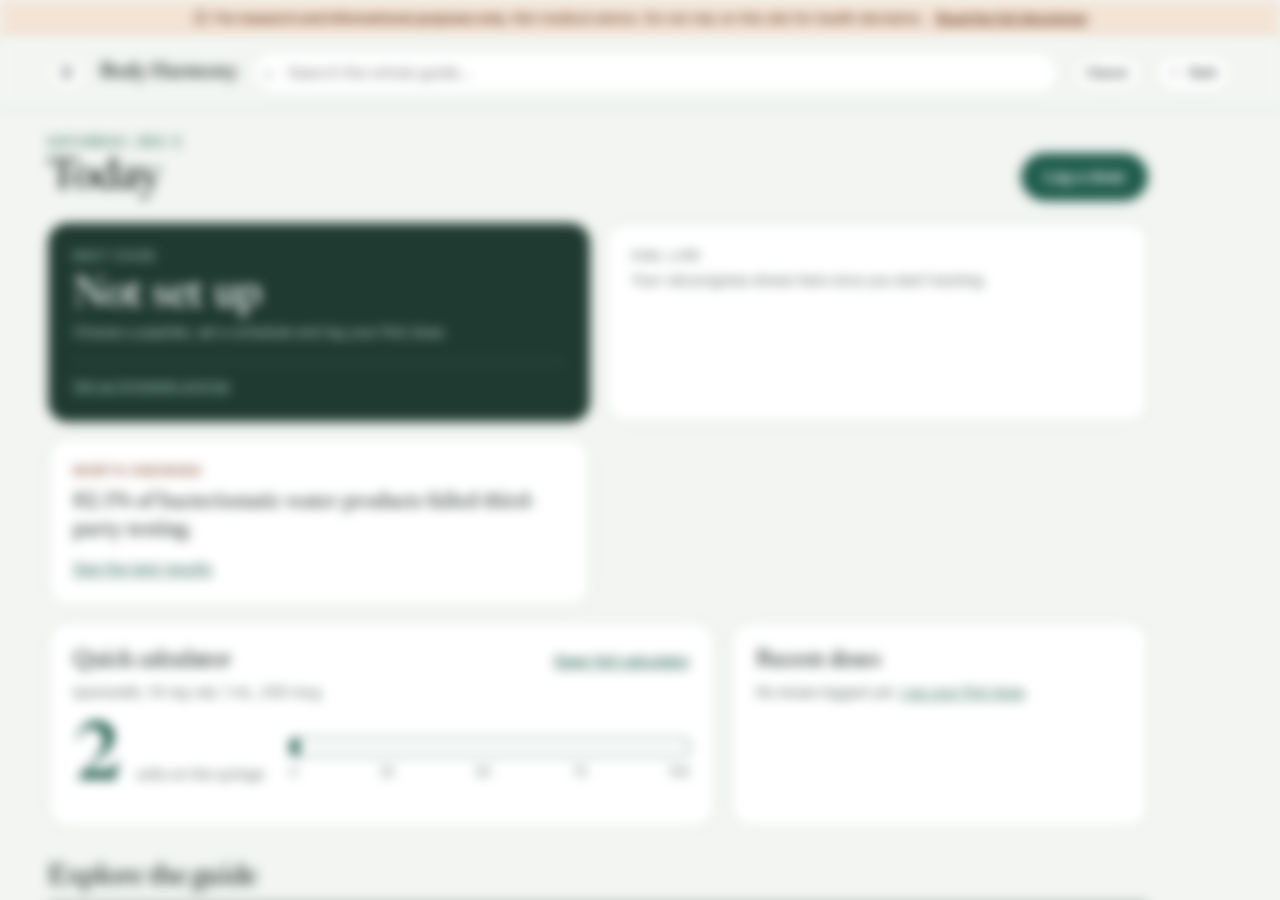
<file: index.html>
<!doctype html><meta charset="utf-8"><title>Body Harmony</title><meta http-equiv="refresh" content="0;url=body-harmony/"><link rel="canonical" href="body-harmony/"><a href="body-harmony/">Open Body Harmony</a>
</file>
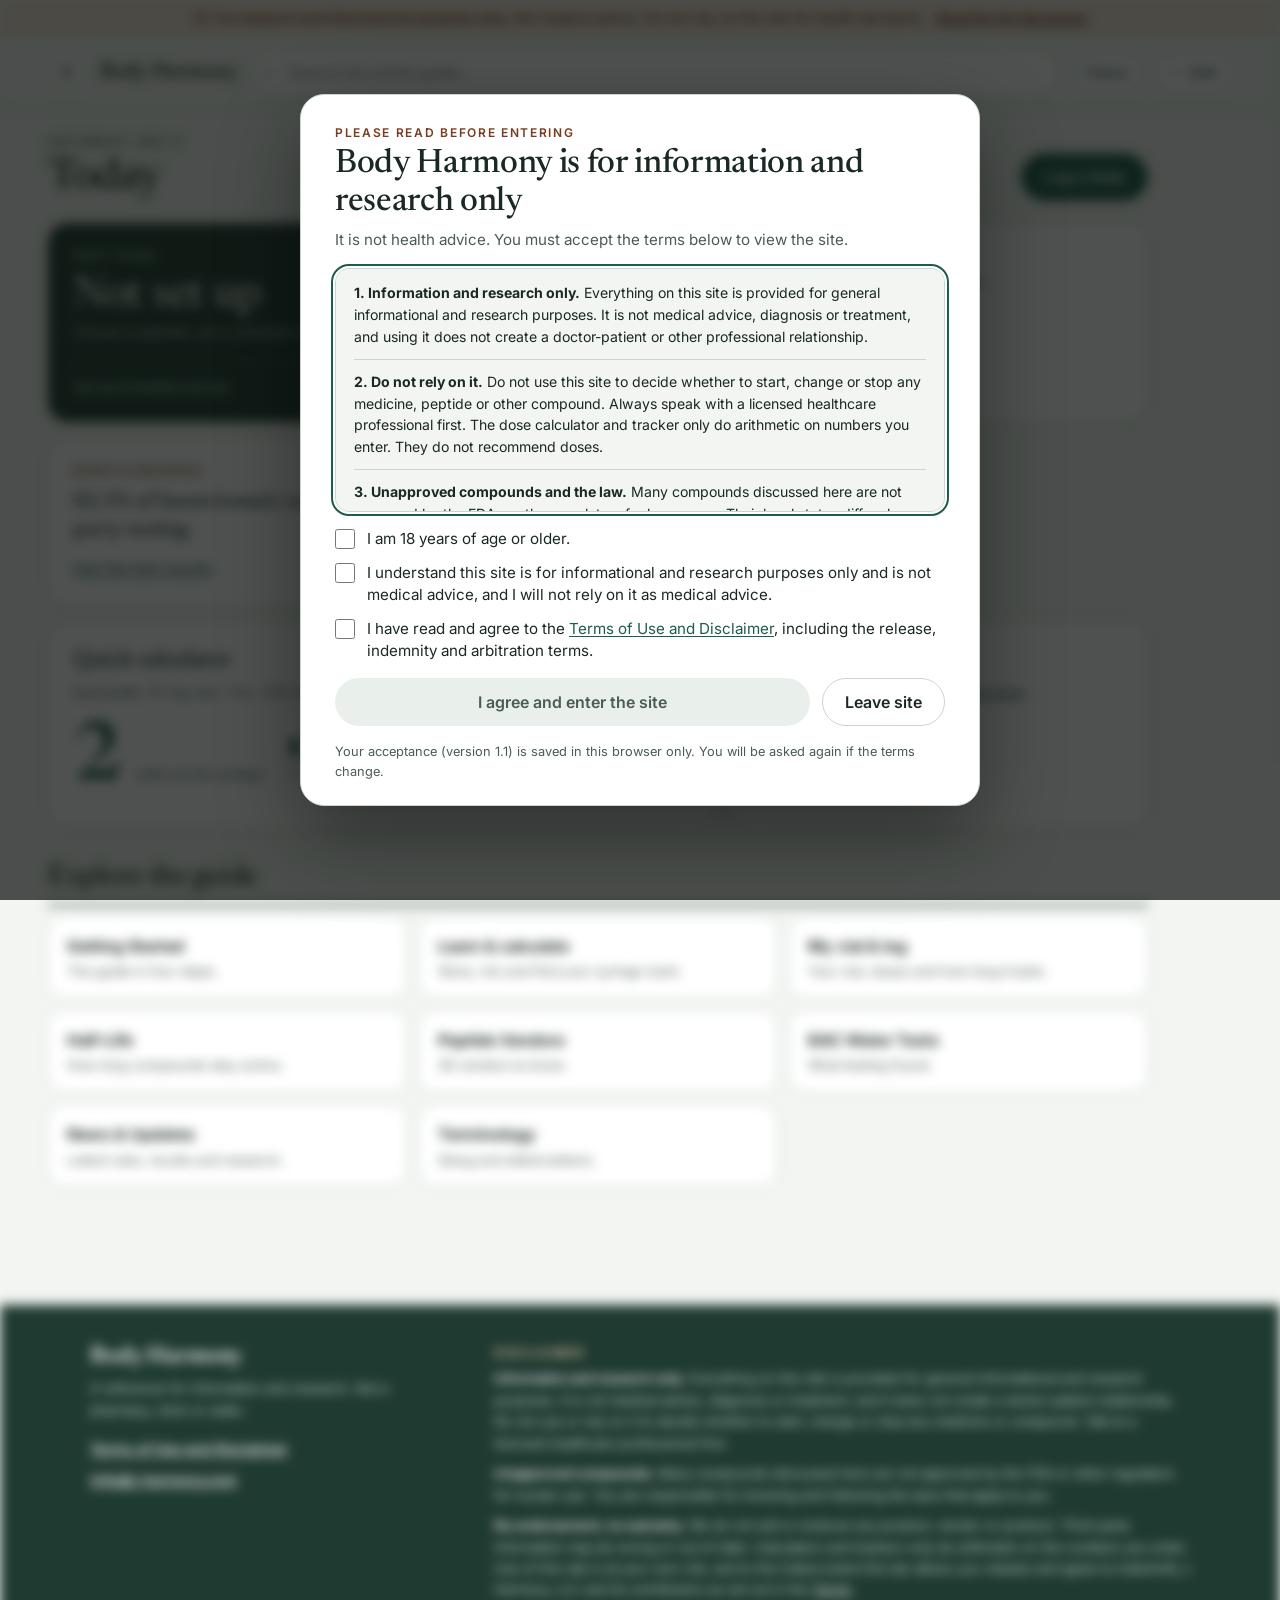
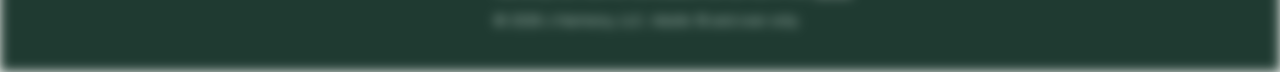
<file: body-harmony/index.html>
<!doctype html>
<html lang="en">
<head>
<meta charset="utf-8">
<meta name="viewport" content="width=device-width,initial-scale=1">
<title>Body Harmony</title>
<meta name="description" content="Body Harmony: vendors, dosage calculator, half-life, BAC water tests, terminology, regulation info and resources.">
<link rel="icon" href="data:image/svg+xml,%3Csvg xmlns='http://www.w3.org/2000/svg' viewBox='0 0 32 32'%3E%3Crect width='32' height='32' rx='8' fill='%230b7a75'/%3E%3Ctext x='16' y='21' font-size='14' font-family='monospace' font-weight='700' text-anchor='middle' fill='white'%3EBH%3C/text%3E%3C/svg%3E">
<script>(function(){var d=document.documentElement,u='modern',t=null;try{var q=new URLSearchParams(location.search).get('ui');if(q==='classic'||q==='modern')localStorage.setItem('bh-ui',q);u=localStorage.getItem('bh-ui')||'modern';t=localStorage.getItem('pg-theme')}catch(e){}if(u!=='classic')u='modern';d.dataset.ui=u;d.dataset.theme=t||(u==='modern'?'light':'dark');try{var a=JSON.parse(localStorage.getItem('bh-terms')||'null');if(!(a&&a.v==='1.1'))d.setAttribute('data-gate','')}catch(e){d.setAttribute('data-gate','')}})()</script>
<link rel="preconnect" href="https://fonts.googleapis.com"><link rel="preconnect" href="https://fonts.gstatic.com" crossorigin>
<link rel="stylesheet" href="https://fonts.googleapis.com/css2?family=Inter:wght@400;500;600&family=Newsreader:opsz,wght@6..72,400;6..72,500;6..72,600&family=Source+Serif+4:wght@500;600;700&display=swap">
<link rel="stylesheet" href="css/style.css">
<link rel="stylesheet" href="css/modern.css">
<link rel="stylesheet" href="css/gate.css">
<link rel="stylesheet" href="css/legal.css">
</head>
<body>
<div id="rbanner" role="note"><svg width="16" height="16" viewBox="0 0 24 24" fill="none" stroke="currentColor" stroke-width="2" stroke-linecap="round" aria-hidden="true"><circle cx="12" cy="12" r="9"/><path d="M12 8v5M12 16.5v.01"/></svg><b>For research and informational purposes only.</b> Not medical advice. <span class="rb-x">Do not rely on this site for health decisions.</span> <a href="terms.html">Read the full disclaimer</a></div>
<header class="top"><div class="top-in">
  <button class="iconbtn menu-btn" id="menuBtn" aria-label="Menu">☰</button>
  <a class="brand" href="#home"><div class="logo">BH</div><span class="w">Body <b>Harmony</b></span></a>
  <div class="gsearch">
    <span class="ico">⌕</span>
    <input id="gs" type="search" placeholder="Search the whole guide…" autocomplete="off" aria-label="Search the whole guide">
    <kbd>/</kbd>
    <div id="results" role="listbox"></div>
  </div>
  <button class="iconbtn" id="searchBtn" type="button" aria-label="Search">⌕</button>
  <button class="uibtn" id="uiBtn" type="button">Classic interface</button>
  <button class="iconbtn" id="themeBtn" aria-label="Toggle dark mode">◐</button>
</div></header>
<div class="wrap">
  <nav class="side" id="nav" aria-label="Sections"></nav>
  <main id="main"></main>
</div>
<footer class="legal"><div class="fl-in">
  <div><div class="fl-brand">Body Harmony</div><p style="margin-top:10px">A reference for information and research. Not a pharmacy, clinic or seller.</p>
  <div class="fl-links"><a href="terms.html">Terms of Use and Disclaimer</a><a href="mailto:info@j-harmony.com">info@j-harmony.com</a></div></div>
  <div><div class="fl-k">Disclaimer</div>
  <p><b>Information and research only.</b> Everything on this site is provided for general informational and research purposes. It is not medical advice, diagnosis or treatment, and it does not create a doctor-patient relationship. Do not use or rely on it to decide whether to start, change or stop any medicine or compound. Talk to a licensed healthcare professional first.</p>
  <p><b>Unapproved compounds.</b> Many compounds discussed here are not approved by the FDA or other regulators for human use. You are responsible for knowing and following the laws that apply to you.</p>
  <p><b>No endorsement, no warranty.</b> We do not sell or endorse any product, vendor or protocol. Third-party information may be wrong or out of date. Calculators and trackers only do arithmetic on the numbers you enter. Use of this site is at your own risk, and to the fullest extent the law allows you release and agree to indemnify J Harmony, LLC and its contributors as set out in the <a href="terms.html">Terms</a>.</p>
  <p class="fl-fine">&copy; 2026 J Harmony, LLC. Adults 18 and over only.</p></div></div></footer>
<div id="lightbox"><img alt=""></div>
<script src="js/data/start.js"></script>
<script src="js/data/vendors.js"></script>
<script src="js/data/dosage.js"></script>
<script src="js/data/halflife.js"></script>
<script src="js/data/peds.js"></script>
<script src="js/data/anabolics.js"></script>
<script src="js/data/supply.js"></script>
<script src="js/data/bac.js"></script>
<script src="js/data/term.js"></script>
<script src="js/data/reg.js"></script>
<script src="js/data/forums.js"></script>
<script src="js/data/nutrition.js"></script>
<script src="js/data/medical.js"></script>
<script src="js/data/roadmap.js"></script>
<script src="js/data/master.js"></script>
<script src="js/data/crafters.js"></script>
<script src="js/updated.js"></script>
<script src="js/feed.js"></script>
<script src="js/feed-articles.js"></script>
<script src="js/dose-math.js"></script>
<script src="js/tracker.js"></script>
<script src="js/app.js"></script>
<script src="js/gate.js"></script>
</body>
</html>
</file>
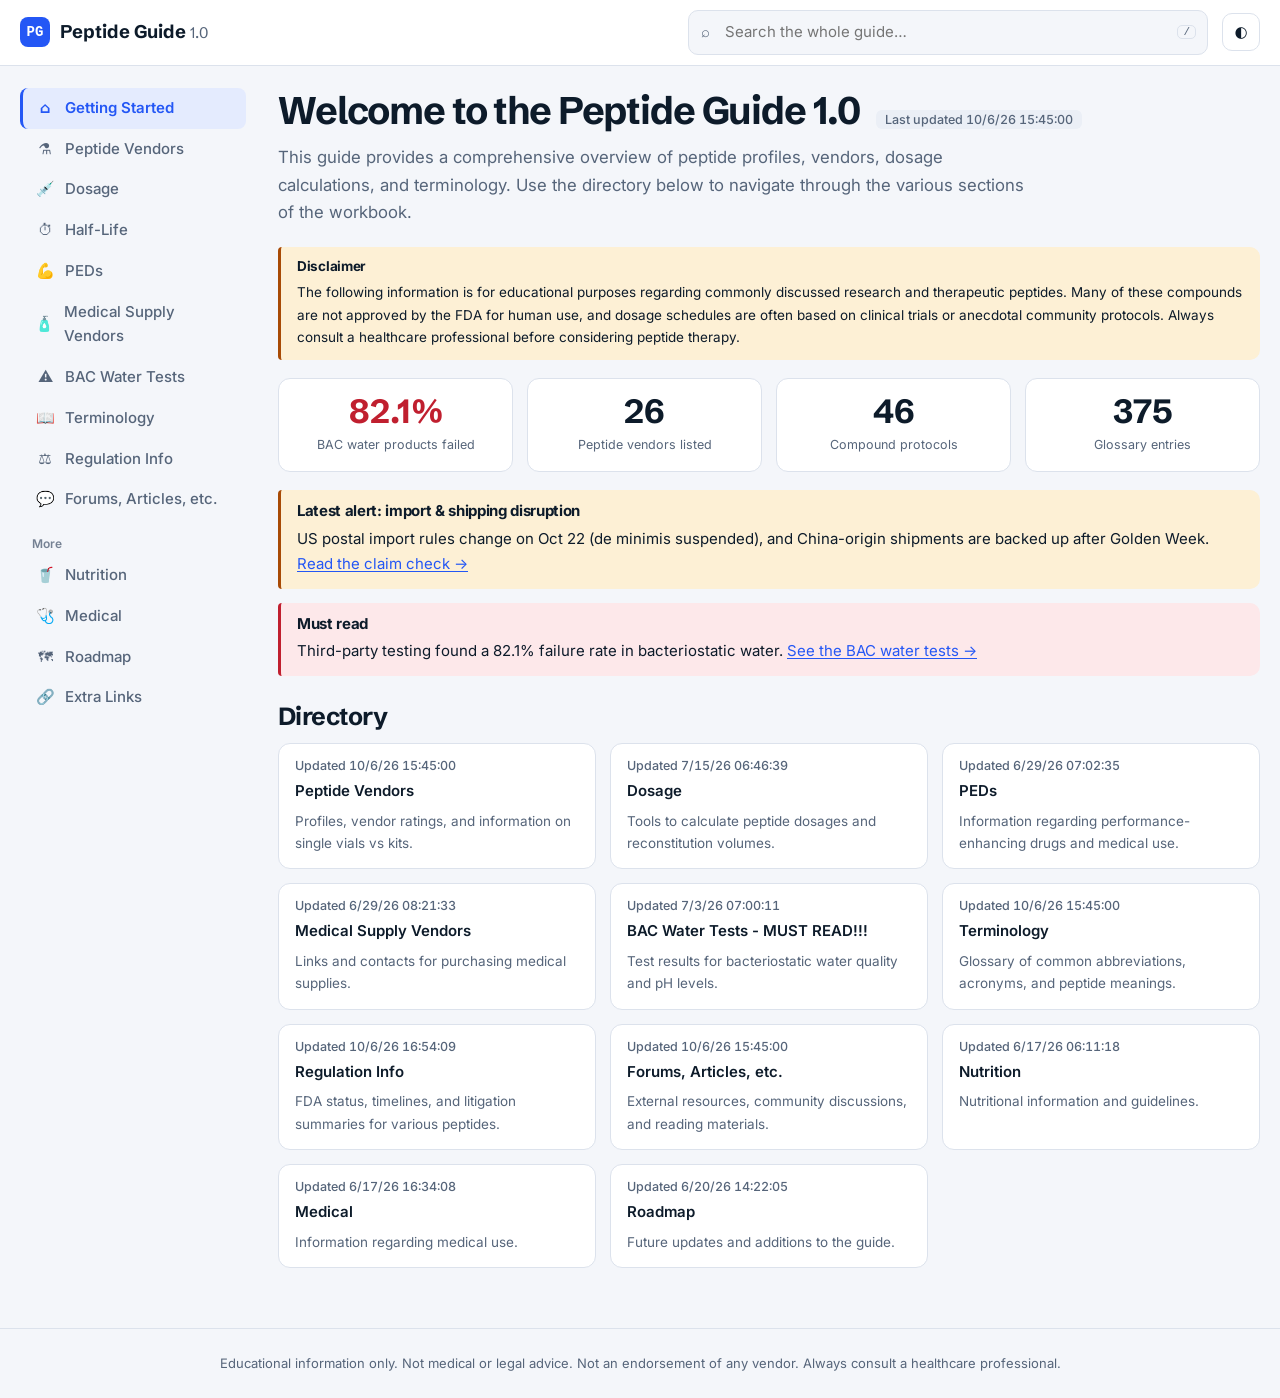
<file: peptide-guide-v2/index.html>
<!doctype html>
<html lang="en">
<head>
<meta charset="utf-8">
<meta name="viewport" content="width=device-width,initial-scale=1">
<title>Peptide Guide 1.0</title>
<meta name="description" content="Peptide Guide: vendors, dosage calculator, half-life, BAC water tests, terminology, regulation info and resources.">
<link rel="icon" href="data:image/svg+xml,%3Csvg xmlns='http://www.w3.org/2000/svg' viewBox='0 0 32 32'%3E%3Crect width='32' height='32' rx='8' fill='%230b7a75'/%3E%3Ctext x='16' y='21' font-size='14' font-family='monospace' font-weight='700' text-anchor='middle' fill='white'%3EPG%3C/text%3E%3C/svg%3E">
<script>try{var t=localStorage.getItem('pg-theme');if(!t&&matchMedia('(prefers-color-scheme:dark)').matches)t='dark';if(t)document.documentElement.dataset.theme=t}catch(e){}</script>
<link rel="preconnect" href="https://fonts.googleapis.com"><link rel="preconnect" href="https://fonts.gstatic.com" crossorigin>
<link rel="stylesheet" href="https://fonts.googleapis.com/css2?family=Inter:wght@400;500;600&family=Schibsted+Grotesk:wght@600;700;800&display=swap">
<link rel="stylesheet" href="css/style.css">
</head>
<body>
<header class="top"><div class="top-in">
  <button class="iconbtn menu-btn" id="menuBtn" aria-label="Menu">☰</button>
  <a class="brand" href="#home"><div class="logo">PG</div><span class="w">Peptide Guide <small style="font-weight:400;color:var(--muted)">1.0</small></span></a>
  <div class="gsearch">
    <span class="ico">⌕</span>
    <input id="gs" type="search" placeholder="Search the whole guide…" autocomplete="off" aria-label="Search the whole guide">
    <kbd>/</kbd>
    <div id="results" role="listbox"></div>
  </div>
  <button class="iconbtn" id="themeBtn" aria-label="Toggle dark mode">◐</button>
</div></header>
<div class="wrap">
  <nav class="side" id="nav" aria-label="Sections"></nav>
  <main id="main"></main>
</div>
<footer>Educational information only. Not medical or legal advice. Not an endorsement of any vendor. Always consult a healthcare professional.</footer>
<div id="lightbox"><img alt=""></div>
<script src="js/data/start.js"></script>
<script src="js/data/vendors.js"></script>
<script src="js/data/dosage.js"></script>
<script src="js/data/halflife.js"></script>
<script src="js/data/peds.js"></script>
<script src="js/data/supply.js"></script>
<script src="js/data/bac.js"></script>
<script src="js/data/term.js"></script>
<script src="js/data/reg.js"></script>
<script src="js/data/forums.js"></script>
<script src="js/data/nutrition.js"></script>
<script src="js/data/medical.js"></script>
<script src="js/data/roadmap.js"></script>
<script src="js/data/master.js"></script>
<script src="js/data/crafters.js"></script>
<script src="js/updated.js"></script>
<script src="js/feed.js"></script>
<script src="js/app.js"></script>
</body>
</html>
</file>
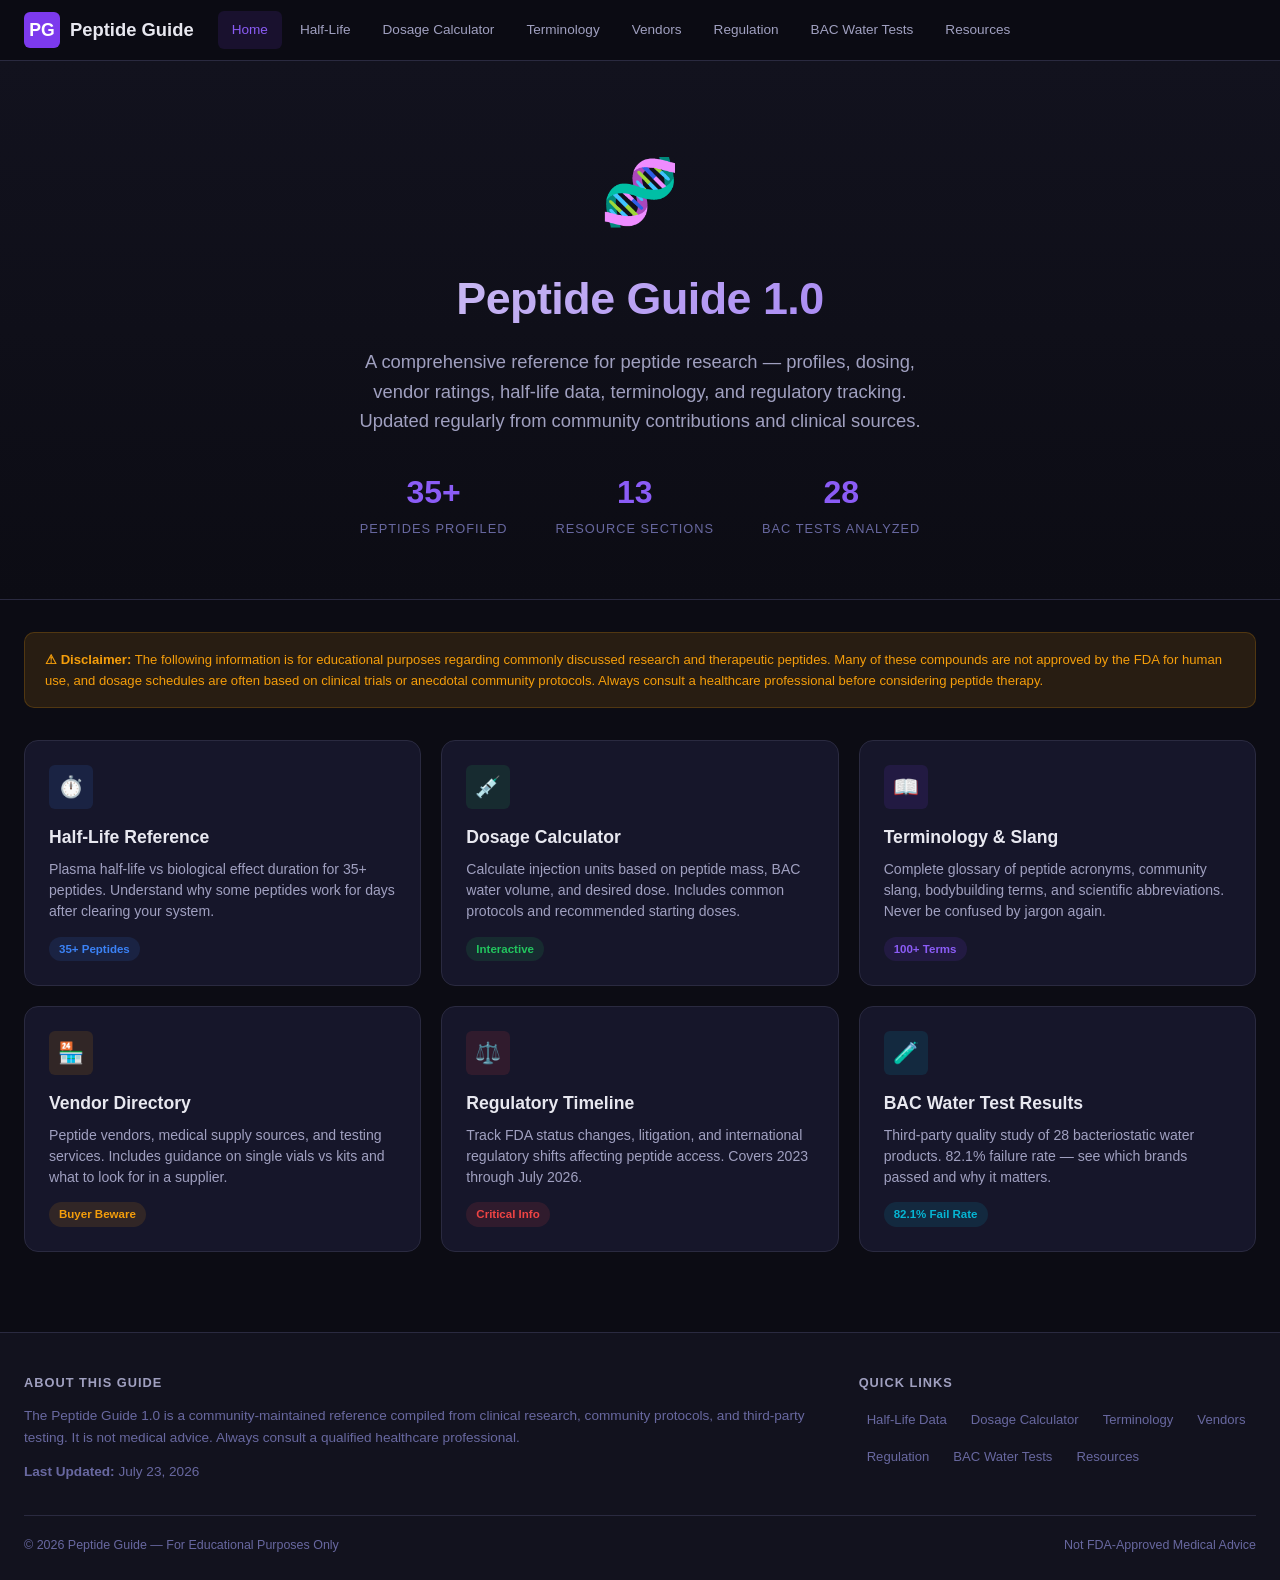
<file: peptide-guide/index.html>
<!DOCTYPE html>
<html lang="en">
<head>
  <meta charset="UTF-8">
  <meta name="viewport" content="width=device-width, initial-scale=1.0">
  <title>Peptide Guide 1.0 — Research & Resources</title>
  <meta name="description" content="A comprehensive guide to peptide profiles, vendor ratings, dosage calculators, half-life data, and regulatory information.">
  <link rel="stylesheet" href="css/style.css">
  <link rel="icon" type="image/svg+xml" href="data:image/svg+xml,<svg xmlns='http://www.w3.org/2000/svg' viewBox='0 0 100 100'><text y='.9em' font-size='90'>🧬</text></svg>">
</head>
<body>

<nav class="nav">
  <div class="nav-inner">
    <a href="index.html" class="nav-brand">
      <div class="nav-brand-icon">PG</div>
      Peptide Guide
    </a>
    <button class="mobile-menu-btn" aria-label="Menu">☰</button>
    <div class="nav-links">
      <a href="index.html" class="active">Home</a>
      <a href="half-life.html">Half-Life</a>
      <a href="dosage.html">Dosage Calculator</a>
      <a href="terminology.html">Terminology</a>
      <a href="vendors.html">Vendors</a>
      <a href="regulation.html">Regulation</a>
      <a href="bac-water.html">BAC Water Tests</a>
      <a href="resources.html">Resources</a>
    </div>
  </div>
</nav>

<section class="hero">
  <div class="hero-icon">🧬</div>
  <h1>Peptide Guide 1.0</h1>
  <p>A comprehensive reference for peptide research — profiles, dosing, vendor ratings, half-life data, terminology, and regulatory tracking. Updated regularly from community contributions and clinical sources.</p>
  <div class="hero-stats">
    <div class="hero-stat">
      <div class="hero-stat-value">35+</div>
      <div class="hero-stat-label">Peptides Profiled</div>
    </div>
    <div class="hero-stat">
      <div class="hero-stat-value">13</div>
      <div class="hero-stat-label">Resource Sections</div>
    </div>
    <div class="hero-stat">
      <div class="hero-stat-value">28</div>
      <div class="hero-stat-label">BAC Tests Analyzed</div>
    </div>
  </div>
</section>

<div class="page-content">
  <div class="disclaimer">
    <strong>⚠ Disclaimer:</strong> The following information is for educational purposes regarding commonly discussed research and therapeutic peptides. Many of these compounds are not approved by the FDA for human use, and dosage schedules are often based on clinical trials or anecdotal community protocols. Always consult a healthcare professional before considering peptide therapy.
  </div>

  <div class="card-grid">
    <a href="half-life.html" class="card" style="text-decoration:none;color:inherit">
      <div class="card-icon" style="background:var(--blue-soft)">⏱️</div>
      <h3>Half-Life Reference</h3>
      <p>Plasma half-life vs biological effect duration for 35+ peptides. Understand why some peptides work for days after clearing your system.</p>
      <div class="card-meta"><span class="badge badge-blue">35+ Peptides</span></div>
    </a>

    <a href="dosage.html" class="card" style="text-decoration:none;color:inherit">
      <div class="card-icon" style="background:var(--green-soft)">💉</div>
      <h3>Dosage Calculator</h3>
      <p>Calculate injection units based on peptide mass, BAC water volume, and desired dose. Includes common protocols and recommended starting doses.</p>
      <div class="card-meta"><span class="badge badge-green">Interactive</span></div>
    </a>

    <a href="terminology.html" class="card" style="text-decoration:none;color:inherit">
      <div class="card-icon" style="background:var(--accent-soft)">📖</div>
      <h3>Terminology & Slang</h3>
      <p>Complete glossary of peptide acronyms, community slang, bodybuilding terms, and scientific abbreviations. Never be confused by jargon again.</p>
      <div class="card-meta"><span class="badge badge-accent">100+ Terms</span></div>
    </a>

    <a href="vendors.html" class="card" style="text-decoration:none;color:inherit">
      <div class="card-icon" style="background:var(--amber-soft)">🏪</div>
      <h3>Vendor Directory</h3>
      <p>Peptide vendors, medical supply sources, and testing services. Includes guidance on single vials vs kits and what to look for in a supplier.</p>
      <div class="card-meta"><span class="badge badge-amber">Buyer Beware</span></div>
    </a>

    <a href="regulation.html" class="card" style="text-decoration:none;color:inherit">
      <div class="card-icon" style="background:var(--red-soft)">⚖️</div>
      <h3>Regulatory Timeline</h3>
      <p>Track FDA status changes, litigation, and international regulatory shifts affecting peptide access. Covers 2023 through July 2026.</p>
      <div class="card-meta"><span class="badge badge-red">Critical Info</span></div>
    </a>

    <a href="bac-water.html" class="card" style="text-decoration:none;color:inherit">
      <div class="card-icon" style="background:var(--cyan-soft)">🧪</div>
      <h3>BAC Water Test Results</h3>
      <p>Third-party quality study of 28 bacteriostatic water products. 82.1% failure rate — see which brands passed and why it matters.</p>
      <div class="card-meta"><span class="badge badge-cyan">82.1% Fail Rate</span></div>
    </a>
  </div>
</div>

<footer class="footer">
  <div class="footer-inner">
    <div>
      <h4>About This Guide</h4>
      <p>The Peptide Guide 1.0 is a community-maintained reference compiled from clinical research, community protocols, and third-party testing. It is not medical advice. Always consult a qualified healthcare professional.</p>
      <p style="margin-top:12px"><strong>Last Updated:</strong> July 23, 2026</p>
    </div>
    <div>
      <h4>Quick Links</h4>
      <div class="footer-links">
        <a href="half-life.html">Half-Life Data</a>
        <a href="dosage.html">Dosage Calculator</a>
        <a href="terminology.html">Terminology</a>
        <a href="vendors.html">Vendors</a>
        <a href="regulation.html">Regulation</a>
        <a href="bac-water.html">BAC Water Tests</a>
        <a href="resources.html">Resources</a>
      </div>
    </div>
  </div>
  <div class="footer-bottom">
    <span>© 2026 Peptide Guide — For Educational Purposes Only</span>
    <span>Not FDA-Approved Medical Advice</span>
  </div>
</footer>

<script src="js/main.js"></script>
</body>
</html>
</file>
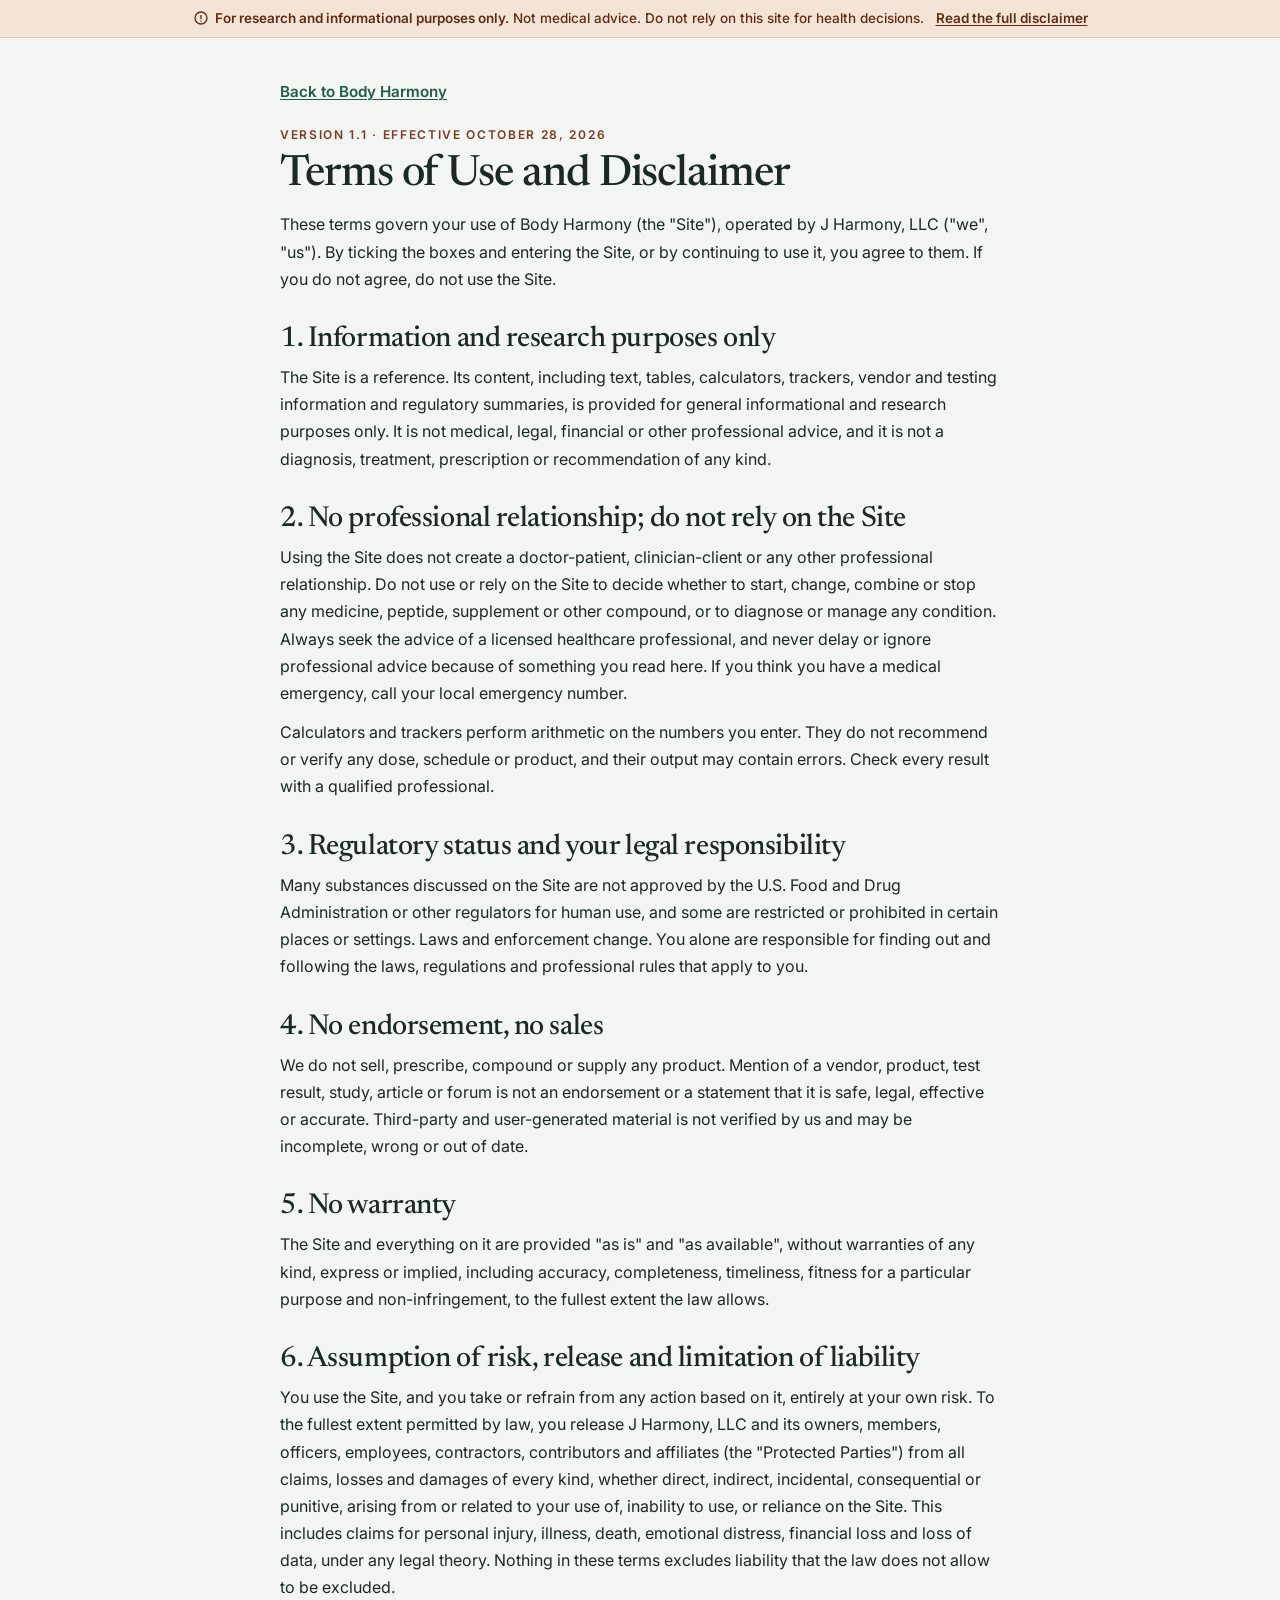
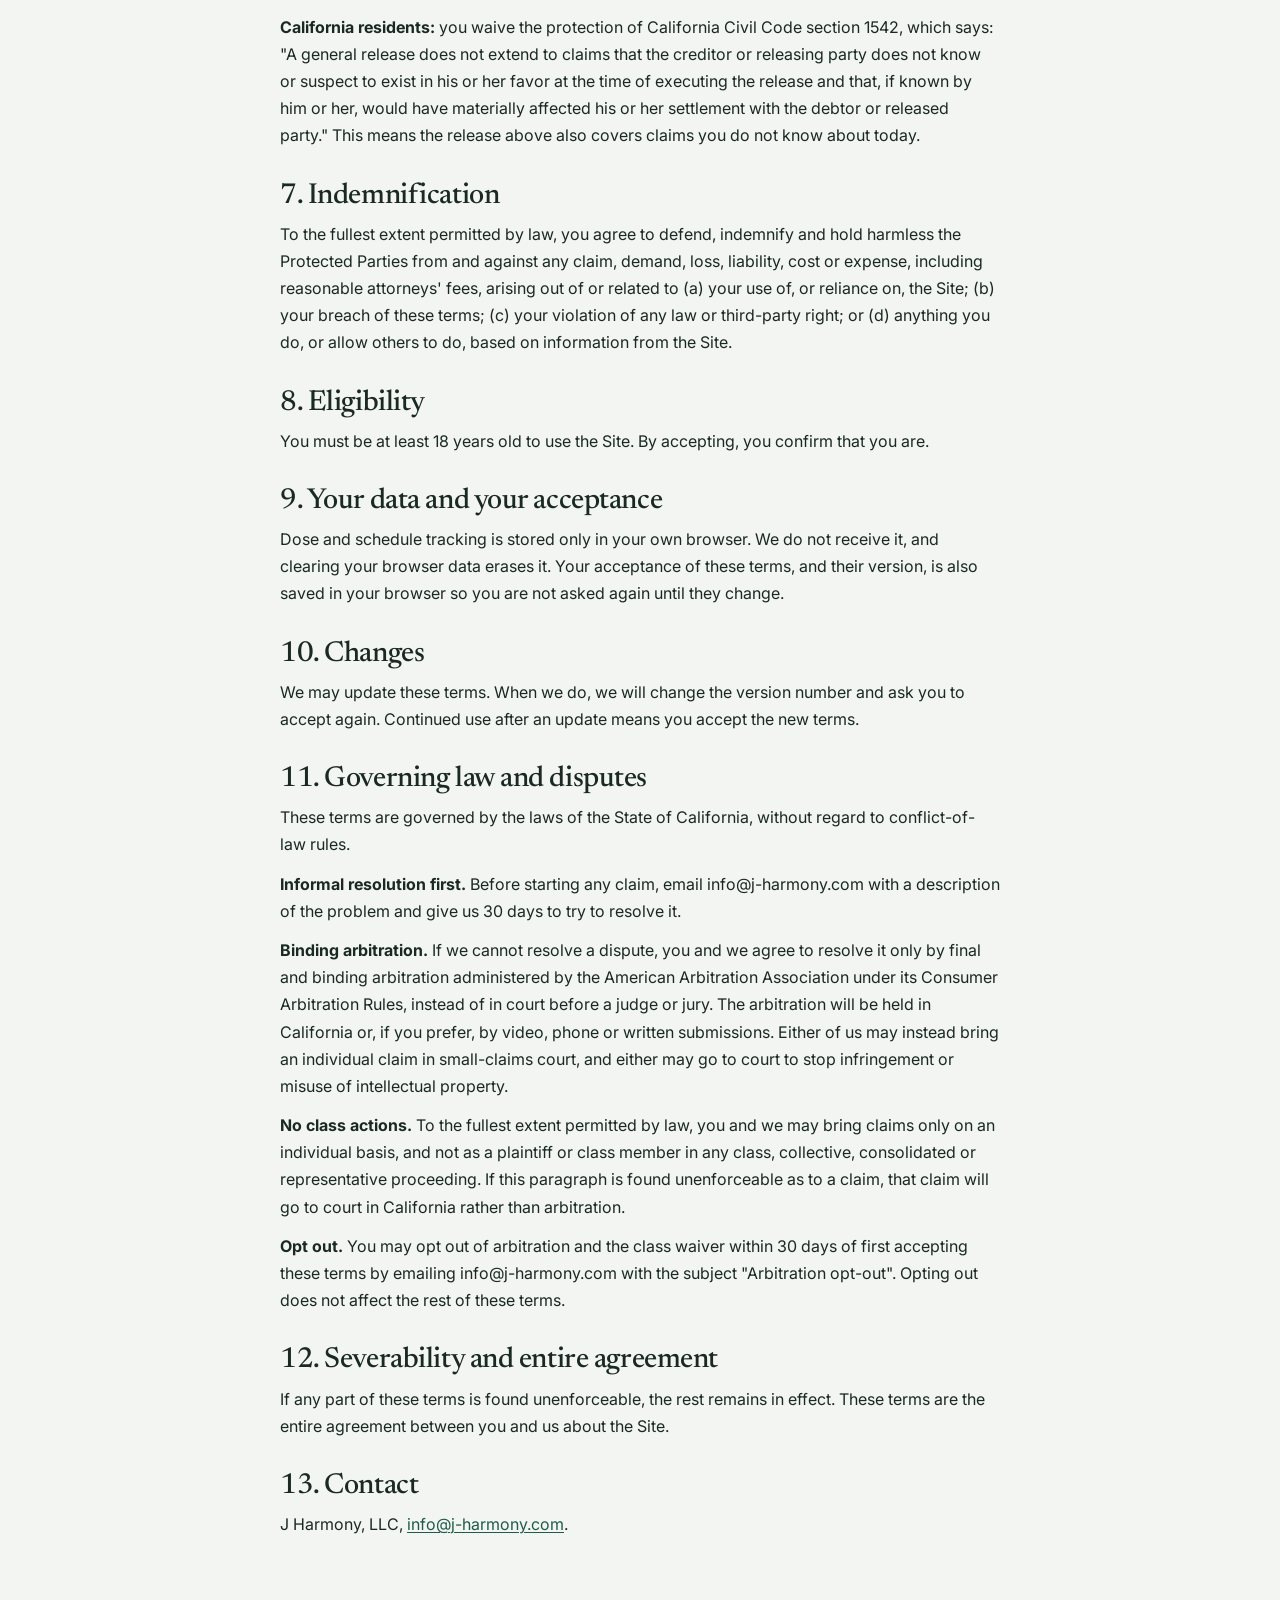
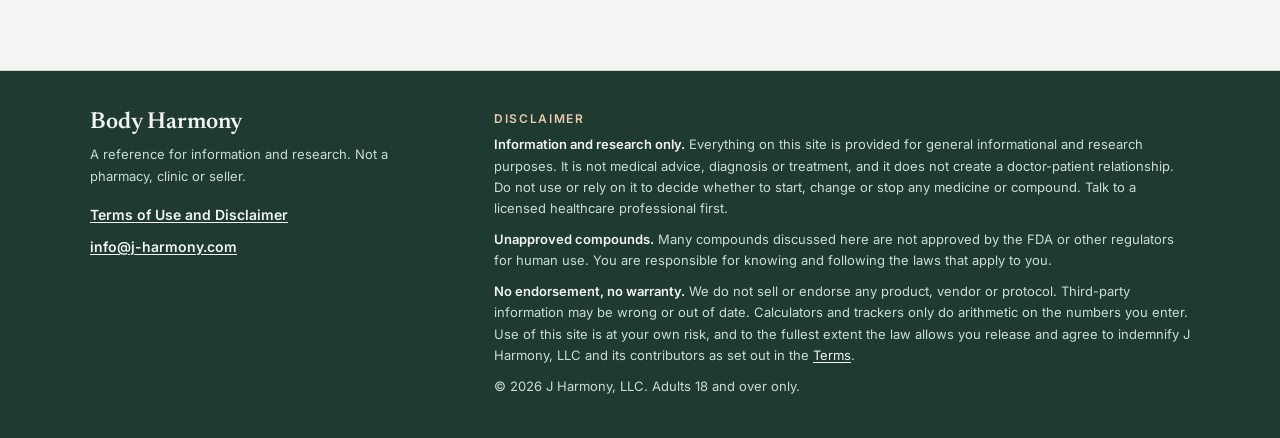
<file: body-harmony/terms.html>
<!doctype html>
<html lang="en">
<head>
<meta charset="utf-8">
<meta name="viewport" content="width=device-width,initial-scale=1">
<title>Terms of Use and Disclaimer · Body Harmony</title>
<meta name="robots" content="noindex">
<script>(function(){var d=document.documentElement,u='modern',t=null;try{u=localStorage.getItem('bh-ui')||'modern';t=localStorage.getItem('pg-theme')}catch(e){}if(u!=='classic')u='modern';d.dataset.ui=u;d.dataset.theme=t||(u==='modern'?'light':'dark')})()</script>
<link rel="preconnect" href="https://fonts.googleapis.com"><link rel="preconnect" href="https://fonts.gstatic.com" crossorigin>
<link rel="stylesheet" href="https://fonts.googleapis.com/css2?family=Inter:wght@400;500;600&family=Newsreader:opsz,wght@6..72,400;6..72,500;6..72,600&family=Source+Serif+4:wght@500;600;700&display=swap">
<link rel="stylesheet" href="css/style.css">
<link rel="stylesheet" href="css/modern.css">
<link rel="stylesheet" href="css/legal.css">
<style>
.legal{max-width:760px;margin:0 auto;padding:40px 20px 72px;font-size:1rem;line-height:1.7}
.legal h1{font-size:clamp(1.9rem,5vw,2.7rem);line-height:1.1;margin:10px 0 14px}
.legal h2{font-size:1.4rem;margin:30px 0 8px}
.legal p{margin:0 0 12px}
.legal .k{font:600 12px var(--sans);letter-spacing:.14em;text-transform:uppercase;color:var(--warn,#8a4a1e)}
.legal .back{font-weight:600;font-size:.95rem}
</style>
</head>
<body>
<div id="rbanner" role="note"><svg width="16" height="16" viewBox="0 0 24 24" fill="none" stroke="currentColor" stroke-width="2" stroke-linecap="round" aria-hidden="true"><circle cx="12" cy="12" r="9"/><path d="M12 8v5M12 16.5v.01"/></svg><b>For research and informational purposes only.</b> Not medical advice. <span class="rb-x">Do not rely on this site for health decisions.</span> <a href="terms.html">Read the full disclaimer</a></div>
<main class="legal">
<a class="back" href="index.html">Back to Body Harmony</a>
<div class="k" style="margin-top:22px">Version 1.1 · Effective October 28, 2026</div>
<h1>Terms of Use and Disclaimer</h1>
<p>These terms govern your use of Body Harmony (the "Site"), operated by J Harmony, LLC ("we", "us"). By ticking the boxes and entering the Site, or by continuing to use it, you agree to them. If you do not agree, do not use the Site.</p>

<h2>1. Information and research purposes only</h2>
<p>The Site is a reference. Its content, including text, tables, calculators, trackers, vendor and testing information and regulatory summaries, is provided for general informational and research purposes only. It is not medical, legal, financial or other professional advice, and it is not a diagnosis, treatment, prescription or recommendation of any kind.</p>

<h2>2. No professional relationship; do not rely on the Site</h2>
<p>Using the Site does not create a doctor-patient, clinician-client or any other professional relationship. Do not use or rely on the Site to decide whether to start, change, combine or stop any medicine, peptide, supplement or other compound, or to diagnose or manage any condition. Always seek the advice of a licensed healthcare professional, and never delay or ignore professional advice because of something you read here. If you think you have a medical emergency, call your local emergency number.</p>
<p>Calculators and trackers perform arithmetic on the numbers you enter. They do not recommend or verify any dose, schedule or product, and their output may contain errors. Check every result with a qualified professional.</p>

<h2>3. Regulatory status and your legal responsibility</h2>
<p>Many substances discussed on the Site are not approved by the U.S. Food and Drug Administration or other regulators for human use, and some are restricted or prohibited in certain places or settings. Laws and enforcement change. You alone are responsible for finding out and following the laws, regulations and professional rules that apply to you.</p>

<h2>4. No endorsement, no sales</h2>
<p>We do not sell, prescribe, compound or supply any product. Mention of a vendor, product, test result, study, article or forum is not an endorsement or a statement that it is safe, legal, effective or accurate. Third-party and user-generated material is not verified by us and may be incomplete, wrong or out of date.</p>

<h2>5. No warranty</h2>
<p>The Site and everything on it are provided "as is" and "as available", without warranties of any kind, express or implied, including accuracy, completeness, timeliness, fitness for a particular purpose and non-infringement, to the fullest extent the law allows.</p>

<h2>6. Assumption of risk, release and limitation of liability</h2>
<p>You use the Site, and you take or refrain from any action based on it, entirely at your own risk. To the fullest extent permitted by law, you release J Harmony, LLC and its owners, members, officers, employees, contractors, contributors and affiliates (the "Protected Parties") from all claims, losses and damages of every kind, whether direct, indirect, incidental, consequential or punitive, arising from or related to your use of, inability to use, or reliance on the Site. This includes claims for personal injury, illness, death, emotional distress, financial loss and loss of data, under any legal theory. Nothing in these terms excludes liability that the law does not allow to be excluded.</p>
<p><b>California residents:</b> you waive the protection of California Civil Code section 1542, which says: "A general release does not extend to claims that the creditor or releasing party does not know or suspect to exist in his or her favor at the time of executing the release and that, if known by him or her, would have materially affected his or her settlement with the debtor or released party." This means the release above also covers claims you do not know about today.</p>

<h2>7. Indemnification</h2>
<p>To the fullest extent permitted by law, you agree to defend, indemnify and hold harmless the Protected Parties from and against any claim, demand, loss, liability, cost or expense, including reasonable attorneys' fees, arising out of or related to (a) your use of, or reliance on, the Site; (b) your breach of these terms; (c) your violation of any law or third-party right; or (d) anything you do, or allow others to do, based on information from the Site.</p>

<h2>8. Eligibility</h2>
<p>You must be at least 18 years old to use the Site. By accepting, you confirm that you are.</p>

<h2>9. Your data and your acceptance</h2>
<p>Dose and schedule tracking is stored only in your own browser. We do not receive it, and clearing your browser data erases it. Your acceptance of these terms, and their version, is also saved in your browser so you are not asked again until they change.</p>

<h2>10. Changes</h2>
<p>We may update these terms. When we do, we will change the version number and ask you to accept again. Continued use after an update means you accept the new terms.</p>

<h2>11. Governing law and disputes</h2>
<p>These terms are governed by the laws of the State of California, without regard to conflict-of-law rules.</p>
<p><b>Informal resolution first.</b> Before starting any claim, email info@j-harmony.com with a description of the problem and give us 30 days to try to resolve it.</p>
<p><b>Binding arbitration.</b> If we cannot resolve a dispute, you and we agree to resolve it only by final and binding arbitration administered by the American Arbitration Association under its Consumer Arbitration Rules, instead of in court before a judge or jury. The arbitration will be held in California or, if you prefer, by video, phone or written submissions. Either of us may instead bring an individual claim in small-claims court, and either may go to court to stop infringement or misuse of intellectual property.</p>
<p><b>No class actions.</b> To the fullest extent permitted by law, you and we may bring claims only on an individual basis, and not as a plaintiff or class member in any class, collective, consolidated or representative proceeding. If this paragraph is found unenforceable as to a claim, that claim will go to court in California rather than arbitration.</p>
<p><b>Opt out.</b> You may opt out of arbitration and the class waiver within 30 days of first accepting these terms by emailing info@j-harmony.com with the subject "Arbitration opt-out". Opting out does not affect the rest of these terms.</p>

<h2>12. Severability and entire agreement</h2>
<p>If any part of these terms is found unenforceable, the rest remains in effect. These terms are the entire agreement between you and us about the Site.</p>

<h2>13. Contact</h2>
<p>J Harmony, LLC, <a href="mailto:info@j-harmony.com">info@j-harmony.com</a>.</p>
</main>
<footer class="legal"><div class="fl-in">
  <div><div class="fl-brand">Body Harmony</div><p style="margin-top:10px">A reference for information and research. Not a pharmacy, clinic or seller.</p>
  <div class="fl-links"><a href="terms.html">Terms of Use and Disclaimer</a><a href="mailto:info@j-harmony.com">info@j-harmony.com</a></div></div>
  <div><div class="fl-k">Disclaimer</div>
  <p><b>Information and research only.</b> Everything on this site is provided for general informational and research purposes. It is not medical advice, diagnosis or treatment, and it does not create a doctor-patient relationship. Do not use or rely on it to decide whether to start, change or stop any medicine or compound. Talk to a licensed healthcare professional first.</p>
  <p><b>Unapproved compounds.</b> Many compounds discussed here are not approved by the FDA or other regulators for human use. You are responsible for knowing and following the laws that apply to you.</p>
  <p><b>No endorsement, no warranty.</b> We do not sell or endorse any product, vendor or protocol. Third-party information may be wrong or out of date. Calculators and trackers only do arithmetic on the numbers you enter. Use of this site is at your own risk, and to the fullest extent the law allows you release and agree to indemnify J Harmony, LLC and its contributors as set out in the <a href="terms.html">Terms</a>.</p>
  <p class="fl-fine">&copy; 2026 J Harmony, LLC. Adults 18 and over only.</p></div></div></footer>
</body>
</html>
</file>
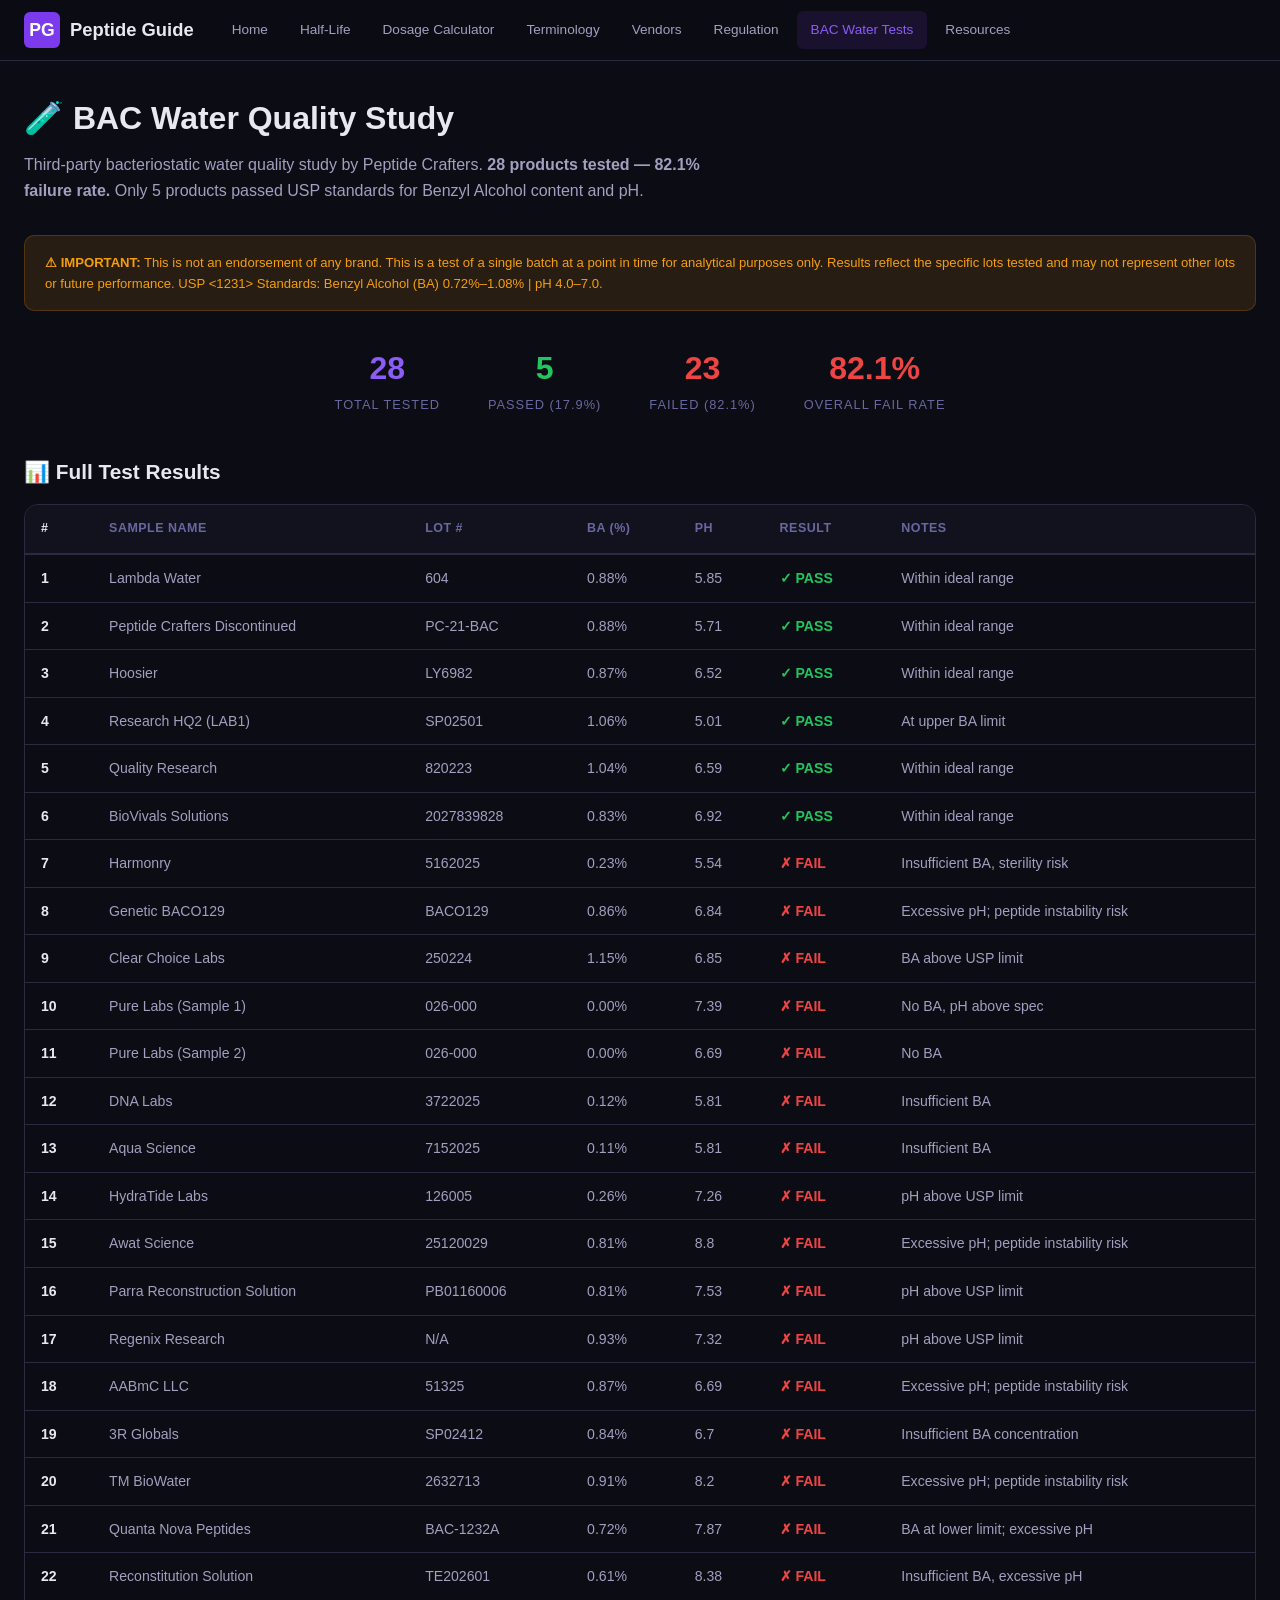
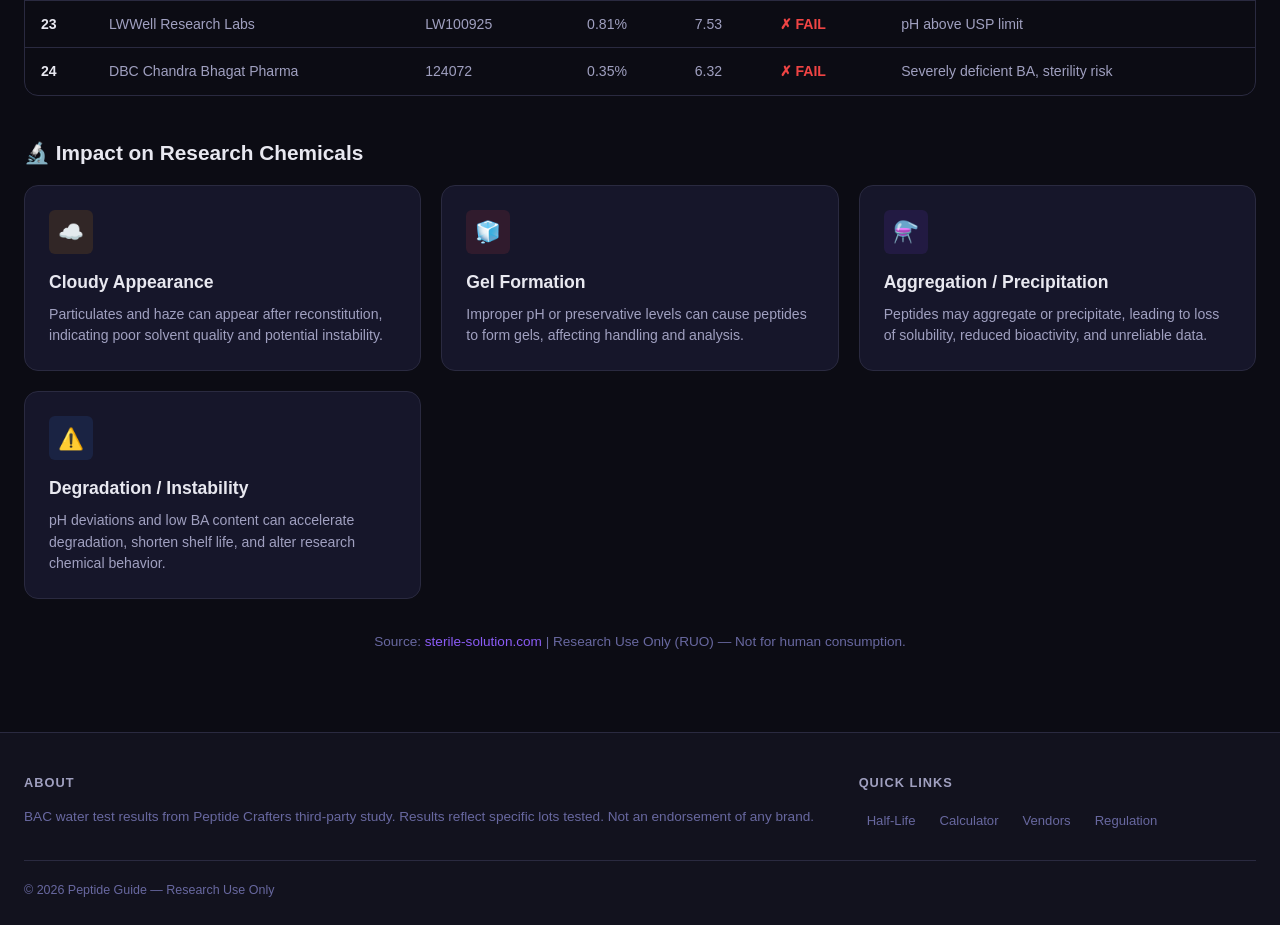
<file: peptide-guide/bac-water.html>
<!DOCTYPE html>
<html lang="en">
<head>
  <meta charset="UTF-8">
  <meta name="viewport" content="width=device-width, initial-scale=1.0">
  <title>BAC Water Test Results — Peptide Guide</title>
  <meta name="description" content="Third-party bacteriostatic water quality study results: 28 products tested, 82.1% failure rate. See which brands passed pH and benzyl alcohol standards.">
  <link rel="stylesheet" href="css/style.css">
  <link rel="icon" type="image/svg+xml" href="data:image/svg+xml,<svg xmlns='http://www.w3.org/2000/svg' viewBox='0 0 100 100'><text y='.9em' font-size='90'>🧬</text></svg>">
</head>
<body>

<nav class="nav">
  <div class="nav-inner">
    <a href="index.html" class="nav-brand"><div class="nav-brand-icon">PG</div>Peptide Guide</a>
    <button class="mobile-menu-btn" aria-label="Menu">☰</button>
    <div class="nav-links">
      <a href="index.html">Home</a><a href="half-life.html">Half-Life</a><a href="dosage.html">Dosage Calculator</a>
      <a href="terminology.html">Terminology</a><a href="vendors.html">Vendors</a>
      <a href="regulation.html">Regulation</a>
      <a href="bac-water.html" class="active">BAC Water Tests</a><a href="resources.html">Resources</a>
    </div>
  </div>
</nav>

<div class="page-content">
  <h1>🧪 BAC Water Quality Study</h1>
  <p>Third-party bacteriostatic water quality study by Peptide Crafters. <strong>28 products tested — 82.1% failure rate.</strong> Only 5 products passed USP standards for Benzyl Alcohol content and pH.</p>

  <div class="disclaimer">
    <strong>⚠ IMPORTANT:</strong> This is not an endorsement of any brand. This is a test of a single batch at a point in time for analytical purposes only. Results reflect the specific lots tested and may not represent other lots or future performance. USP &lt;1231&gt; Standards: Benzyl Alcohol (BA) 0.72%–1.08% | pH 4.0–7.0.
  </div>

  <!-- Summary Stats -->
  <div class="hero-stats" style="margin-bottom:40px">
    <div class="hero-stat">
      <div class="hero-stat-value">28</div>
      <div class="hero-stat-label">Total Tested</div>
    </div>
    <div class="hero-stat">
      <div class="hero-stat-value" style="color:var(--green)">5</div>
      <div class="hero-stat-label">Passed (17.9%)</div>
    </div>
    <div class="hero-stat">
      <div class="hero-stat-value" style="color:var(--red)">23</div>
      <div class="hero-stat-label">Failed (82.1%)</div>
    </div>
    <div class="hero-stat">
      <div class="hero-stat-value" style="color:var(--red)">82.1%</div>
      <div class="hero-stat-label">Overall Fail Rate</div>
    </div>
  </div>

  <!-- Full Test Results -->
  <h2 style="font-size:1.3rem;margin-bottom:16px">📊 Full Test Results</h2>
  <div class="table-wrap" style="margin-bottom:40px">
    <table>
      <thead>
        <tr><th>#</th><th>Sample Name</th><th>Lot #</th><th>BA (%)</th><th>pH</th><th>Result</th><th>Notes</th></tr>
      </thead>
      <tbody>
        <tr><td>1</td><td>Lambda Water</td><td>604</td><td>0.88%</td><td>5.85</td><td class="pass">✓ PASS</td><td>Within ideal range</td></tr>
        <tr><td>2</td><td>Peptide Crafters Discontinued</td><td>PC-21-BAC</td><td>0.88%</td><td>5.71</td><td class="pass">✓ PASS</td><td>Within ideal range</td></tr>
        <tr><td>3</td><td>Hoosier</td><td>LY6982</td><td>0.87%</td><td>6.52</td><td class="pass">✓ PASS</td><td>Within ideal range</td></tr>
        <tr><td>4</td><td>Research HQ2 (LAB1)</td><td>SP02501</td><td>1.06%</td><td>5.01</td><td class="pass">✓ PASS</td><td>At upper BA limit</td></tr>
        <tr><td>5</td><td>Quality Research</td><td>820223</td><td>1.04%</td><td>6.59</td><td class="pass">✓ PASS</td><td>Within ideal range</td></tr>
        <tr><td>6</td><td>BioVivals Solutions</td><td>2027839828</td><td>0.83%</td><td>6.92</td><td class="pass">✓ PASS</td><td>Within ideal range</td></tr>
        <tr><td>7</td><td>Harmonry</td><td>5162025</td><td>0.23%</td><td>5.54</td><td class="fail">✗ FAIL</td><td>Insufficient BA, sterility risk</td></tr>
        <tr><td>8</td><td>Genetic BACO129</td><td>BACO129</td><td>0.86%</td><td>6.84</td><td class="fail">✗ FAIL</td><td>Excessive pH; peptide instability risk</td></tr>
        <tr><td>9</td><td>Clear Choice Labs</td><td>250224</td><td>1.15%</td><td>6.85</td><td class="fail">✗ FAIL</td><td>BA above USP limit</td></tr>
        <tr><td>10</td><td>Pure Labs (Sample 1)</td><td>026-000</td><td>0.00%</td><td>7.39</td><td class="fail">✗ FAIL</td><td>No BA, pH above spec</td></tr>
        <tr><td>11</td><td>Pure Labs (Sample 2)</td><td>026-000</td><td>0.00%</td><td>6.69</td><td class="fail">✗ FAIL</td><td>No BA</td></tr>
        <tr><td>12</td><td>DNA Labs</td><td>3722025</td><td>0.12%</td><td>5.81</td><td class="fail">✗ FAIL</td><td>Insufficient BA</td></tr>
        <tr><td>13</td><td>Aqua Science</td><td>7152025</td><td>0.11%</td><td>5.81</td><td class="fail">✗ FAIL</td><td>Insufficient BA</td></tr>
        <tr><td>14</td><td>HydraTide Labs</td><td>126005</td><td>0.26%</td><td>7.26</td><td class="fail">✗ FAIL</td><td>pH above USP limit</td></tr>
        <tr><td>15</td><td>Awat Science</td><td>25120029</td><td>0.81%</td><td>8.8</td><td class="fail">✗ FAIL</td><td>Excessive pH; peptide instability risk</td></tr>
        <tr><td>16</td><td>Parra Reconstruction Solution</td><td>PB01160006</td><td>0.81%</td><td>7.53</td><td class="fail">✗ FAIL</td><td>pH above USP limit</td></tr>
        <tr><td>17</td><td>Regenix Research</td><td>N/A</td><td>0.93%</td><td>7.32</td><td class="fail">✗ FAIL</td><td>pH above USP limit</td></tr>
        <tr><td>18</td><td>AABmC LLC</td><td>51325</td><td>0.87%</td><td>6.69</td><td class="fail">✗ FAIL</td><td>Excessive pH; peptide instability risk</td></tr>
        <tr><td>19</td><td>3R Globals</td><td>SP02412</td><td>0.84%</td><td>6.7</td><td class="fail">✗ FAIL</td><td>Insufficient BA concentration</td></tr>
        <tr><td>20</td><td>TM BioWater</td><td>2632713</td><td>0.91%</td><td>8.2</td><td class="fail">✗ FAIL</td><td>Excessive pH; peptide instability risk</td></tr>
        <tr><td>21</td><td>Quanta Nova Peptides</td><td>BAC-1232A</td><td>0.72%</td><td>7.87</td><td class="fail">✗ FAIL</td><td>BA at lower limit; excessive pH</td></tr>
        <tr><td>22</td><td>Reconstitution Solution</td><td>TE202601</td><td>0.61%</td><td>8.38</td><td class="fail">✗ FAIL</td><td>Insufficient BA, excessive pH</td></tr>
        <tr><td>23</td><td>LWWell Research Labs</td><td>LW100925</td><td>0.81%</td><td>7.53</td><td class="fail">✗ FAIL</td><td>pH above USP limit</td></tr>
        <tr><td>24</td><td>DBC Chandra Bhagat Pharma</td><td>124072</td><td>0.35%</td><td>6.32</td><td class="fail">✗ FAIL</td><td>Severely deficient BA, sterility risk</td></tr>
      </tbody>
    </table>
  </div>

  <!-- Impact -->
  <h2 style="font-size:1.3rem;margin-bottom:16px">🔬 Impact on Research Chemicals</h2>
  <div class="card-grid">
    <div class="card">
      <div class="card-icon" style="background:var(--amber-soft)">☁️</div>
      <h3>Cloudy Appearance</h3>
      <p>Particulates and haze can appear after reconstitution, indicating poor solvent quality and potential instability.</p>
    </div>
    <div class="card">
      <div class="card-icon" style="background:var(--red-soft)">🧊</div>
      <h3>Gel Formation</h3>
      <p>Improper pH or preservative levels can cause peptides to form gels, affecting handling and analysis.</p>
    </div>
    <div class="card">
      <div class="card-icon" style="background:var(--accent-soft)">⚗️</div>
      <h3>Aggregation / Precipitation</h3>
      <p>Peptides may aggregate or precipitate, leading to loss of solubility, reduced bioactivity, and unreliable data.</p>
    </div>
    <div class="card">
      <div class="card-icon" style="background:var(--blue-soft)">⚠️</div>
      <h3>Degradation / Instability</h3>
      <p>pH deviations and low BA content can accelerate degradation, shorten shelf life, and alter research chemical behavior.</p>
    </div>
  </div>

  <div style="margin-top:32px;text-align:center">
    <p style="color:var(--text-muted);font-size:0.85rem">Source: <a href="https://sterile-solution.com/" target="_blank">sterile-solution.com</a> | Research Use Only (RUO) — Not for human consumption.</p>
  </div>
</div>

<footer class="footer">
  <div class="footer-inner">
    <div><h4>About</h4><p>BAC water test results from Peptide Crafters third-party study. Results reflect specific lots tested. Not an endorsement of any brand.</p></div>
    <div><h4>Quick Links</h4><div class="footer-links"><a href="half-life.html">Half-Life</a><a href="dosage.html">Calculator</a><a href="vendors.html">Vendors</a><a href="regulation.html">Regulation</a></div></div>
  </div>
  <div class="footer-bottom"><span>© 2026 Peptide Guide — Research Use Only</span></div>
</footer>

<script src="js/main.js"></script>
</body>
</html>
</file>
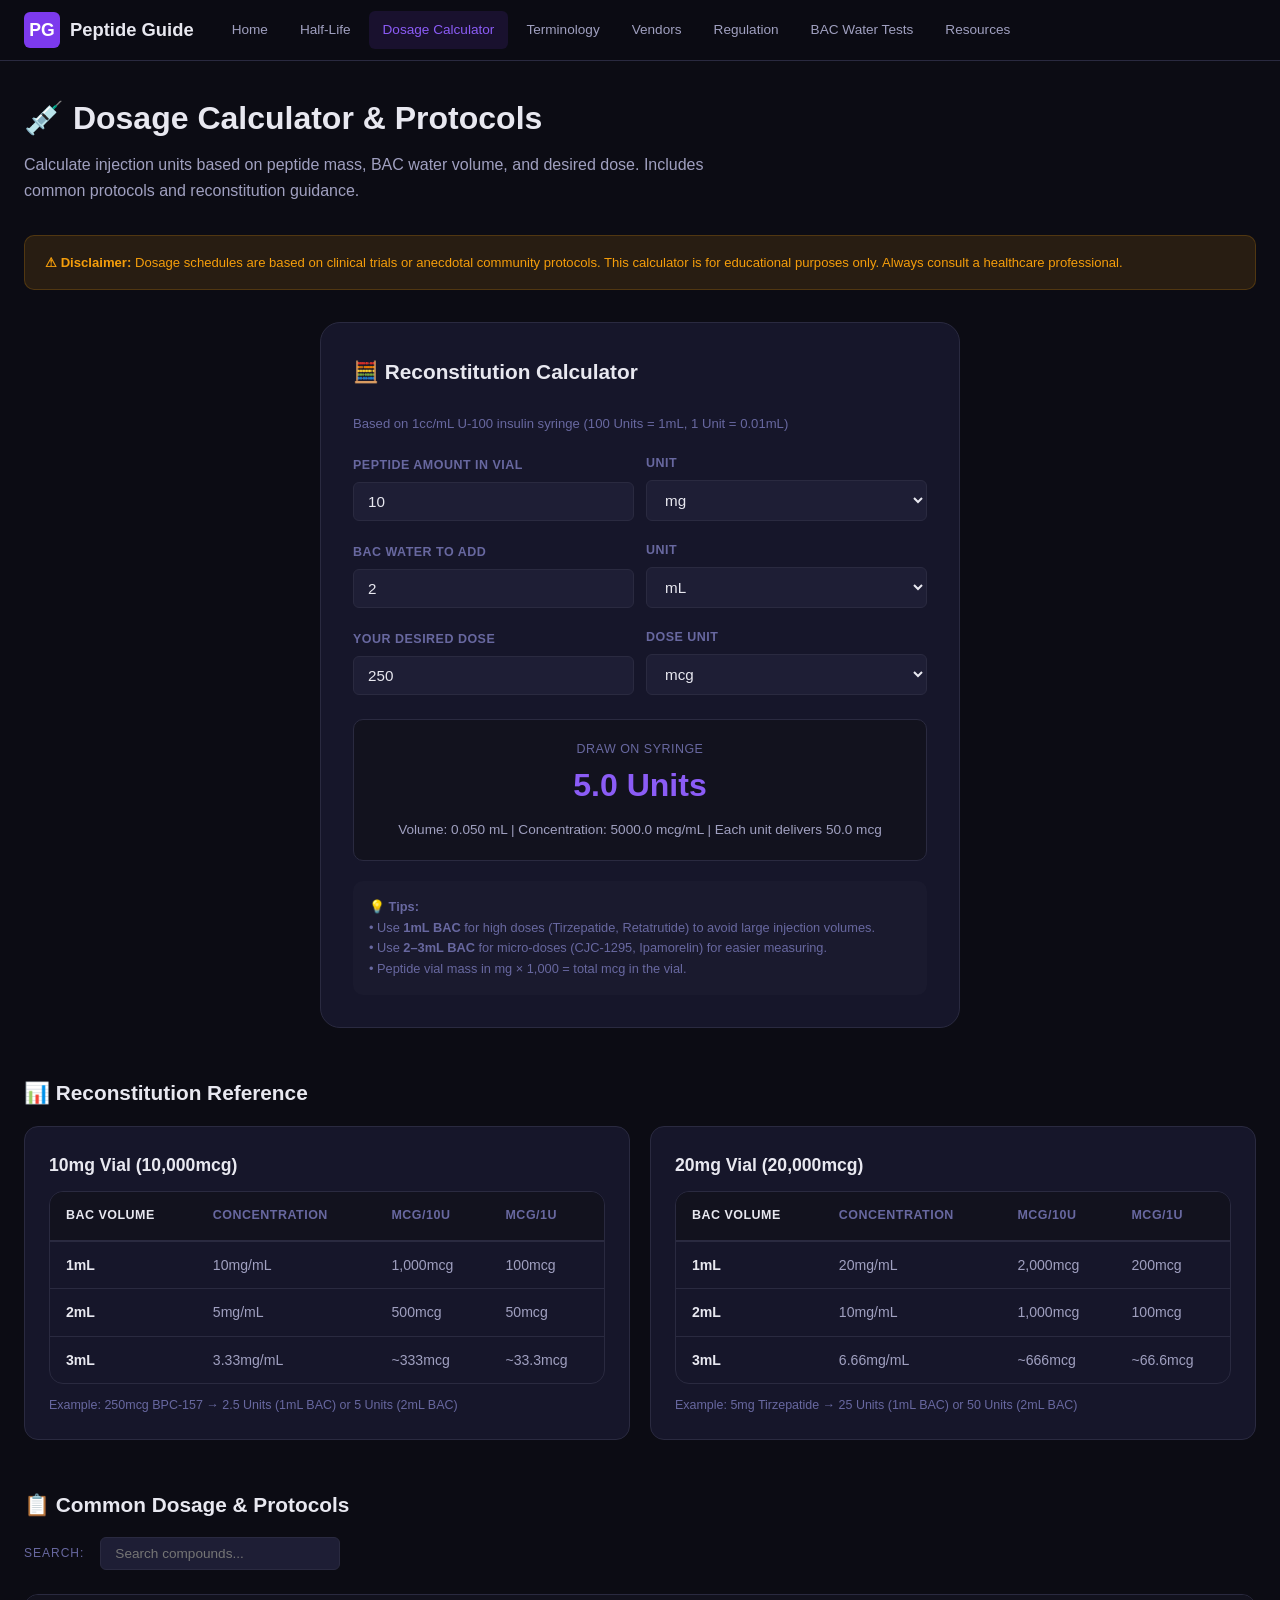
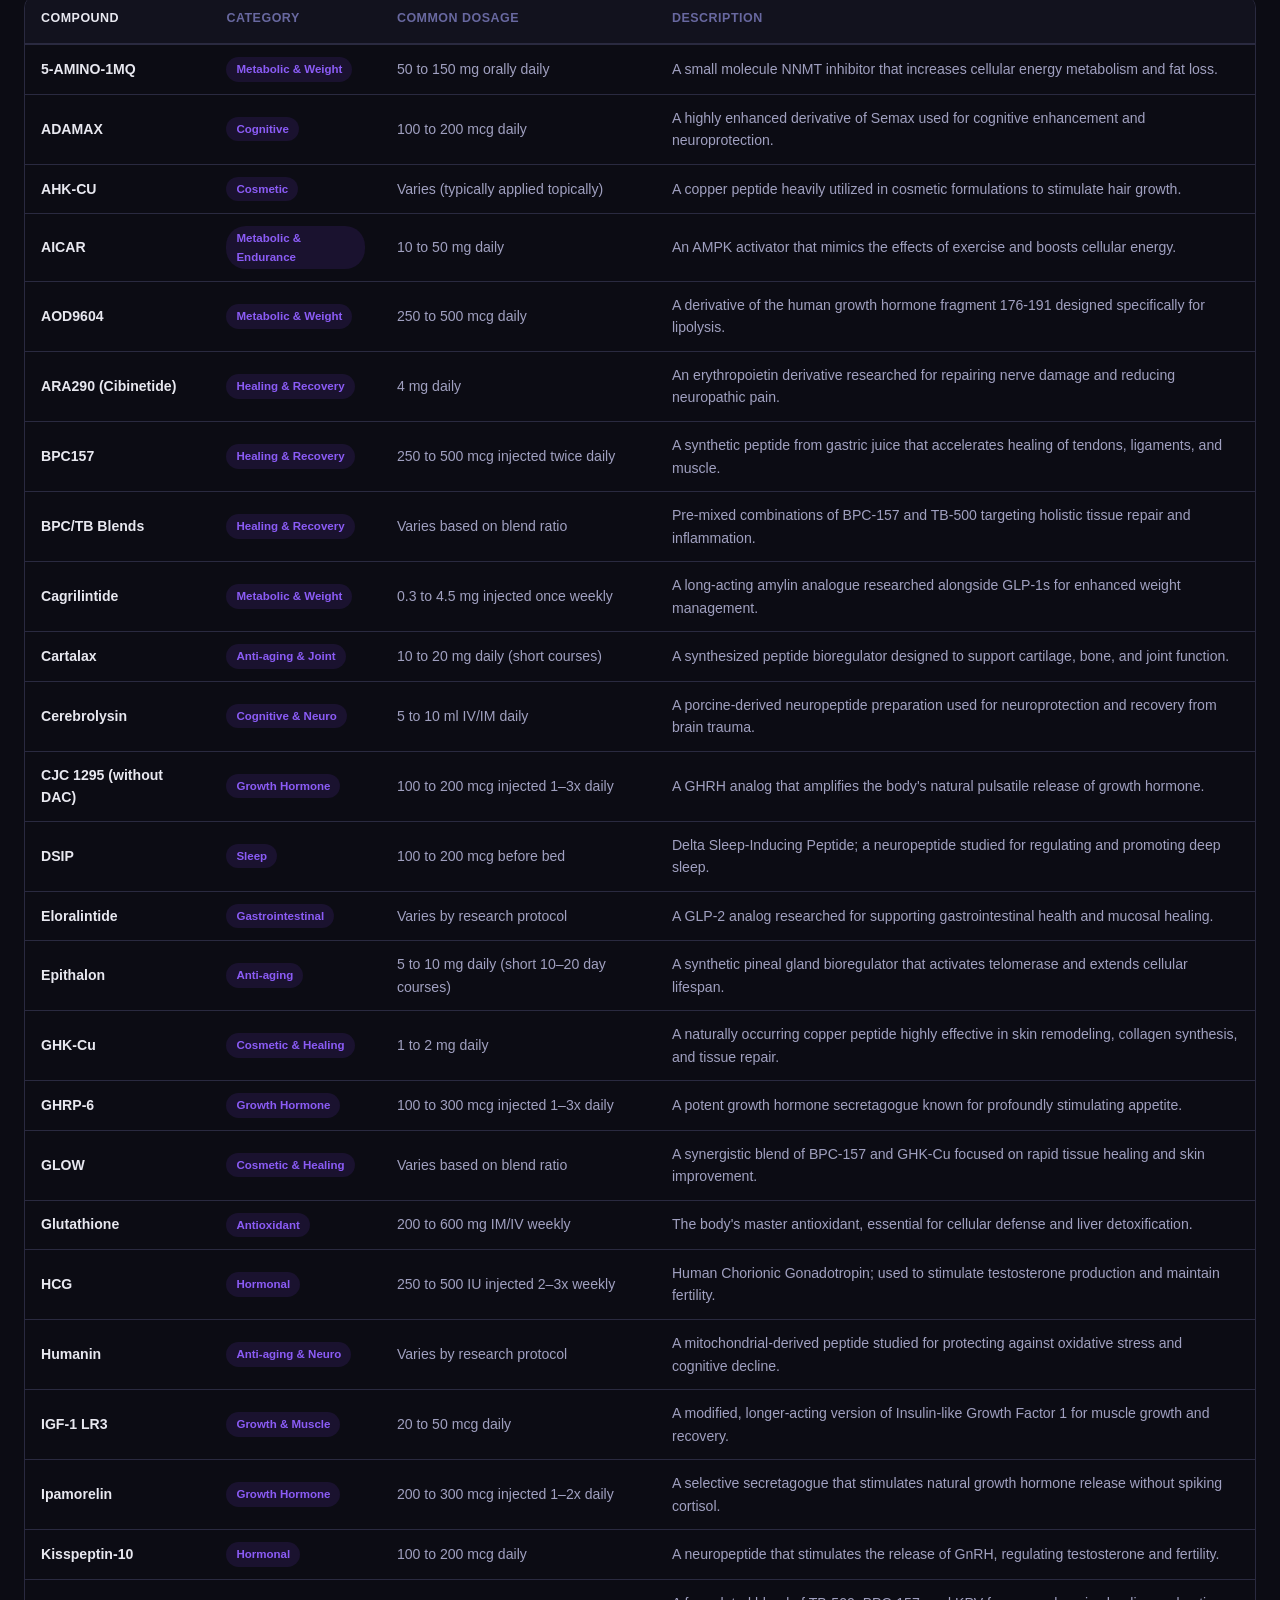
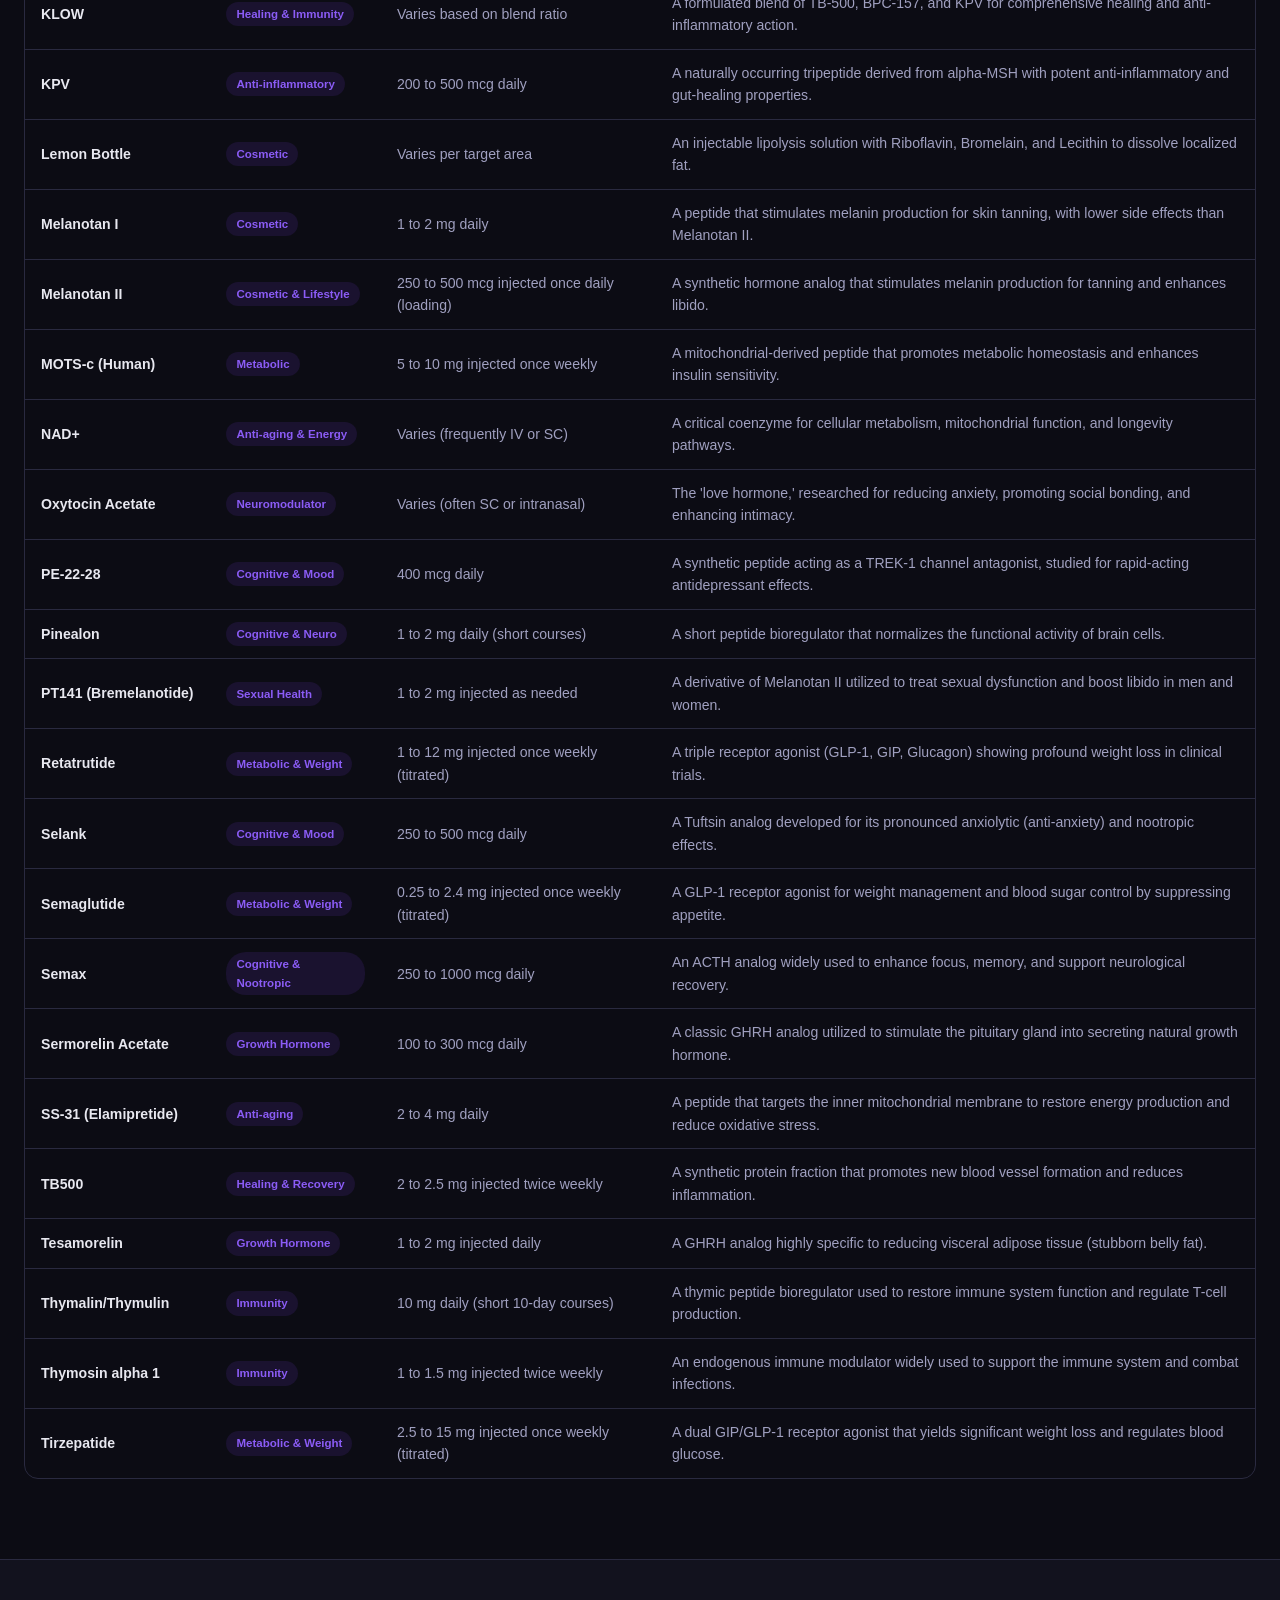
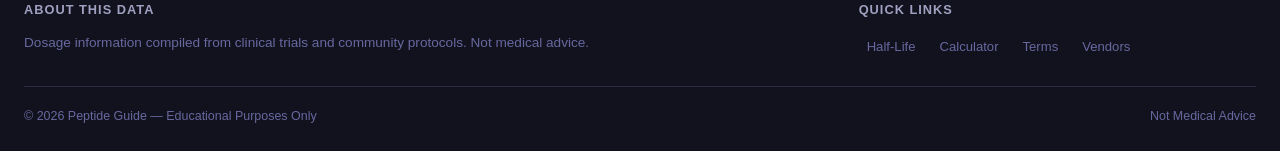
<file: peptide-guide/dosage.html>
<!DOCTYPE html>
<html lang="en">
<head>
  <meta charset="UTF-8">
  <meta name="viewport" content="width=device-width, initial-scale=1.0">
  <title>Dosage Calculator — Peptide Guide</title>
  <meta name="description" content="Interactive peptide dosage calculator with common protocols, reconstitution guidance, and unit conversion for U-100 insulin syringes.">
  <link rel="stylesheet" href="css/style.css">
  <link rel="icon" type="image/svg+xml" href="data:image/svg+xml,<svg xmlns='http://www.w3.org/2000/svg' viewBox='0 0 100 100'><text y='.9em' font-size='90'>🧬</text></svg>">
</head>
<body>

<nav class="nav">
  <div class="nav-inner">
    <a href="index.html" class="nav-brand">
      <div class="nav-brand-icon">PG</div>
      Peptide Guide
    </a>
    <button class="mobile-menu-btn" aria-label="Menu">☰</button>
    <div class="nav-links">
      <a href="index.html">Home</a>
      <a href="half-life.html">Half-Life</a>
      <a href="dosage.html" class="active">Dosage Calculator</a>
      <a href="terminology.html">Terminology</a>
      <a href="vendors.html">Vendors</a>
      <a href="regulation.html">Regulation</a>
      <a href="bac-water.html">BAC Water Tests</a>
      <a href="resources.html">Resources</a>
    </div>
  </div>
</nav>

<div class="page-content">
  <h1>💉 Dosage Calculator & Protocols</h1>
  <p>Calculate injection units based on peptide mass, BAC water volume, and desired dose. Includes common protocols and reconstitution guidance.</p>

  <div class="disclaimer">
    <strong>⚠ Disclaimer:</strong> Dosage schedules are based on clinical trials or anecdotal community protocols. This calculator is for educational purposes only. Always consult a healthcare professional.
  </div>

  <!-- Calculator -->
  <div class="calc-container" style="margin-bottom:48px">
    <h2 style="font-size:1.3rem;margin-bottom:24px">🧮 Reconstitution Calculator</h2>
    <p style="font-size:0.82rem;color:var(--text-muted);margin-bottom:20px">Based on 1cc/mL U-100 insulin syringe (100 Units = 1mL, 1 Unit = 0.01mL)</p>

    <div class="calc-row">
      <div class="calc-field">
        <label>Peptide Amount in Vial</label>
        <input type="number" id="vialMg" placeholder="10" min="1" step="0.1" value="10">
      </div>
      <div class="calc-field">
        <label>Unit</label>
        <select id="vialUnit"><option value="mg" selected>mg</option><option value="mcg">mcg</option></select>
      </div>
    </div>

    <div class="calc-row">
      <div class="calc-field">
        <label>BAC Water to Add</label>
        <input type="number" id="bacMl" placeholder="2" min="0.1" step="0.1" value="2">
      </div>
      <div class="calc-field">
        <label>Unit</label>
        <select id="bacUnit"><option value="mL" selected>mL</option></select>
      </div>
    </div>

    <div class="calc-row">
      <div class="calc-field">
        <label>Your Desired Dose</label>
        <input type="number" id="desiredDose" placeholder="250" min="0.01" step="0.01" value="250">
      </div>
      <div class="calc-field">
        <label>Dose Unit</label>
        <select id="doseUnit"><option value="mcg" selected>mcg</option><option value="mg">mg</option><option value="IU">IU</option></select>
      </div>
    </div>

    <div class="calc-result" id="calcResult">
      <div class="calc-result-label">Draw On Syringe</div>
      <div class="calc-result-value" id="resultUnits">—</div>
      <div class="calc-result-desc" id="resultDesc">Enter values above to calculate</div>
    </div>

    <div style="margin-top:20px;padding:16px;background:var(--bg-tertiary);border-radius:var(--radius);font-size:0.8rem;color:var(--text-muted)">
      <strong>💡 Tips:</strong><br>
      • Use <strong>1mL BAC</strong> for high doses (Tirzepatide, Retatrutide) to avoid large injection volumes.<br>
      • Use <strong>2–3mL BAC</strong> for micro-doses (CJC-1295, Ipamorelin) for easier measuring.<br>
      • Peptide vial mass in mg × 1,000 = total mcg in the vial.
    </div>
  </div>

  <!-- Reconstitution Reference -->
  <h2 style="font-size:1.3rem;margin-bottom:16px">📊 Reconstitution Reference</h2>

  <div style="display:grid;grid-template-columns:repeat(auto-fit,minmax(340px,1fr));gap:20px;margin-bottom:48px">
    <div class="card">
      <h3>10mg Vial (10,000mcg)</h3>
      <div class="table-wrap" style="margin-top:12px">
        <table>
          <thead><tr><th>BAC Volume</th><th>Concentration</th><th>mcg/10U</th><th>mcg/1U</th></tr></thead>
          <tbody>
            <tr><td>1mL</td><td>10mg/mL</td><td>1,000mcg</td><td>100mcg</td></tr>
            <tr><td>2mL</td><td>5mg/mL</td><td>500mcg</td><td>50mcg</td></tr>
            <tr><td>3mL</td><td>3.33mg/mL</td><td>~333mcg</td><td>~33.3mcg</td></tr>
          </tbody>
        </table>
      </div>
      <p style="font-size:0.78rem;color:var(--text-muted);margin-top:12px">Example: 250mcg BPC-157 → 2.5 Units (1mL BAC) or 5 Units (2mL BAC)</p>
    </div>
    <div class="card">
      <h3>20mg Vial (20,000mcg)</h3>
      <div class="table-wrap" style="margin-top:12px">
        <table>
          <thead><tr><th>BAC Volume</th><th>Concentration</th><th>mcg/10U</th><th>mcg/1U</th></tr></thead>
          <tbody>
            <tr><td>1mL</td><td>20mg/mL</td><td>2,000mcg</td><td>200mcg</td></tr>
            <tr><td>2mL</td><td>10mg/mL</td><td>1,000mcg</td><td>100mcg</td></tr>
            <tr><td>3mL</td><td>6.66mg/mL</td><td>~666mcg</td><td>~66.6mcg</td></tr>
          </tbody>
        </table>
      </div>
      <p style="font-size:0.78rem;color:var(--text-muted);margin-top:12px">Example: 5mg Tirzepatide → 25 Units (1mL BAC) or 50 Units (2mL BAC)</p>
    </div>
  </div>

  <!-- Common Dosage Table -->
  <h2 style="font-size:1.3rem;margin-bottom:16px">📋 Common Dosage & Protocols</h2>
  <div class="filter-bar">
    <span class="filter-bar-label">SEARCH:</span>
    <input type="text" class="filter-input" id="dosageSearch" placeholder="Search compounds...">
  </div>
  <div class="table-wrap">
    <table id="dosageTable">
      <thead>
        <tr><th>Compound</th><th>Category</th><th>Common Dosage</th><th>Description</th></tr>
      </thead>
      <tbody id="dosageBody"></tbody>
    </table>
  </div>
</div>

<footer class="footer">
  <div class="footer-inner">
    <div><h4>About This Data</h4><p>Dosage information compiled from clinical trials and community protocols. Not medical advice.</p></div>
    <div><h4>Quick Links</h4><div class="footer-links"><a href="half-life.html">Half-Life</a><a href="dosage.html">Calculator</a><a href="terminology.html">Terms</a><a href="vendors.html">Vendors</a></div></div>
  </div>
  <div class="footer-bottom"><span>© 2026 Peptide Guide — Educational Purposes Only</span><span>Not Medical Advice</span></div>
</footer>

<script>
// Dosage data from spreadsheet
const dosageData = [
  {compound:"5-AMINO-1MQ",category:"Metabolic & Weight",dose:"50 to 150 mg orally daily",desc:"A small molecule NNMT inhibitor that increases cellular energy metabolism and fat loss."},
  {compound:"ADAMAX",category:"Cognitive",dose:"100 to 200 mcg daily",desc:"A highly enhanced derivative of Semax used for cognitive enhancement and neuroprotection."},
  {compound:"AHK-CU",category:"Cosmetic",dose:"Varies (typically applied topically)",desc:"A copper peptide heavily utilized in cosmetic formulations to stimulate hair growth."},
  {compound:"AICAR",category:"Metabolic & Endurance",dose:"10 to 50 mg daily",desc:"An AMPK activator that mimics the effects of exercise and boosts cellular energy."},
  {compound:"AOD9604",category:"Metabolic & Weight",dose:"250 to 500 mcg daily",desc:"A derivative of the human growth hormone fragment 176-191 designed specifically for lipolysis."},
  {compound:"ARA290 (Cibinetide)",category:"Healing & Recovery",dose:"4 mg daily",desc:"An erythropoietin derivative researched for repairing nerve damage and reducing neuropathic pain."},
  {compound:"BPC157",category:"Healing & Recovery",dose:"250 to 500 mcg injected twice daily",desc:"A synthetic peptide from gastric juice that accelerates healing of tendons, ligaments, and muscle."},
  {compound:"BPC/TB Blends",category:"Healing & Recovery",dose:"Varies based on blend ratio",desc:"Pre-mixed combinations of BPC-157 and TB-500 targeting holistic tissue repair and inflammation."},
  {compound:"Cagrilintide",category:"Metabolic & Weight",dose:"0.3 to 4.5 mg injected once weekly",desc:"A long-acting amylin analogue researched alongside GLP-1s for enhanced weight management."},
  {compound:"Cartalax",category:"Anti-aging & Joint",dose:"10 to 20 mg daily (short courses)",desc:"A synthesized peptide bioregulator designed to support cartilage, bone, and joint function."},
  {compound:"Cerebrolysin",category:"Cognitive & Neuro",dose:"5 to 10 ml IV/IM daily",desc:"A porcine-derived neuropeptide preparation used for neuroprotection and recovery from brain trauma."},
  {compound:"CJC 1295 (without DAC)",category:"Growth Hormone",dose:"100 to 200 mcg injected 1–3x daily",desc:"A GHRH analog that amplifies the body's natural pulsatile release of growth hormone."},
  {compound:"DSIP",category:"Sleep",dose:"100 to 200 mcg before bed",desc:"Delta Sleep-Inducing Peptide; a neuropeptide studied for regulating and promoting deep sleep."},
  {compound:"Eloralintide",category:"Gastrointestinal",dose:"Varies by research protocol",desc:"A GLP-2 analog researched for supporting gastrointestinal health and mucosal healing."},
  {compound:"Epithalon",category:"Anti-aging",dose:"5 to 10 mg daily (short 10–20 day courses)",desc:"A synthetic pineal gland bioregulator that activates telomerase and extends cellular lifespan."},
  {compound:"GHK-Cu",category:"Cosmetic & Healing",dose:"1 to 2 mg daily",desc:"A naturally occurring copper peptide highly effective in skin remodeling, collagen synthesis, and tissue repair."},
  {compound:"GHRP-6",category:"Growth Hormone",dose:"100 to 300 mcg injected 1–3x daily",desc:"A potent growth hormone secretagogue known for profoundly stimulating appetite."},
  {compound:"GLOW",category:"Cosmetic & Healing",dose:"Varies based on blend ratio",desc:"A synergistic blend of BPC-157 and GHK-Cu focused on rapid tissue healing and skin improvement."},
  {compound:"Glutathione",category:"Antioxidant",dose:"200 to 600 mg IM/IV weekly",desc:"The body's master antioxidant, essential for cellular defense and liver detoxification."},
  {compound:"HCG",category:"Hormonal",dose:"250 to 500 IU injected 2–3x weekly",desc:"Human Chorionic Gonadotropin; used to stimulate testosterone production and maintain fertility."},
  {compound:"Humanin",category:"Anti-aging & Neuro",dose:"Varies by research protocol",desc:"A mitochondrial-derived peptide studied for protecting against oxidative stress and cognitive decline."},
  {compound:"IGF-1 LR3",category:"Growth & Muscle",dose:"20 to 50 mcg daily",desc:"A modified, longer-acting version of Insulin-like Growth Factor 1 for muscle growth and recovery."},
  {compound:"Ipamorelin",category:"Growth Hormone",dose:"200 to 300 mcg injected 1–2x daily",desc:"A selective secretagogue that stimulates natural growth hormone release without spiking cortisol."},
  {compound:"Kisspeptin-10",category:"Hormonal",dose:"100 to 200 mcg daily",desc:"A neuropeptide that stimulates the release of GnRH, regulating testosterone and fertility."},
  {compound:"KLOW",category:"Healing & Immunity",dose:"Varies based on blend ratio",desc:"A formulated blend of TB-500, BPC-157, and KPV for comprehensive healing and anti-inflammatory action."},
  {compound:"KPV",category:"Anti-inflammatory",dose:"200 to 500 mcg daily",desc:"A naturally occurring tripeptide derived from alpha-MSH with potent anti-inflammatory and gut-healing properties."},
  {compound:"Lemon Bottle",category:"Cosmetic",dose:"Varies per target area",desc:"An injectable lipolysis solution with Riboflavin, Bromelain, and Lecithin to dissolve localized fat."},
  {compound:"Melanotan I",category:"Cosmetic",dose:"1 to 2 mg daily",desc:"A peptide that stimulates melanin production for skin tanning, with lower side effects than Melanotan II."},
  {compound:"Melanotan II",category:"Cosmetic & Lifestyle",dose:"250 to 500 mcg injected once daily (loading)",desc:"A synthetic hormone analog that stimulates melanin production for tanning and enhances libido."},
  {compound:"MOTS-c (Human)",category:"Metabolic",dose:"5 to 10 mg injected once weekly",desc:"A mitochondrial-derived peptide that promotes metabolic homeostasis and enhances insulin sensitivity."},
  {compound:"NAD+",category:"Anti-aging & Energy",dose:"Varies (frequently IV or SC)",desc:"A critical coenzyme for cellular metabolism, mitochondrial function, and longevity pathways."},
  {compound:"Oxytocin Acetate",category:"Neuromodulator",dose:"Varies (often SC or intranasal)",desc:"The 'love hormone,' researched for reducing anxiety, promoting social bonding, and enhancing intimacy."},
  {compound:"PE-22-28",category:"Cognitive & Mood",dose:"400 mcg daily",desc:"A synthetic peptide acting as a TREK-1 channel antagonist, studied for rapid-acting antidepressant effects."},
  {compound:"Pinealon",category:"Cognitive & Neuro",dose:"1 to 2 mg daily (short courses)",desc:"A short peptide bioregulator that normalizes the functional activity of brain cells."},
  {compound:"PT141 (Bremelanotide)",category:"Sexual Health",dose:"1 to 2 mg injected as needed",desc:"A derivative of Melanotan II utilized to treat sexual dysfunction and boost libido in men and women."},
  {compound:"Retatrutide",category:"Metabolic & Weight",dose:"1 to 12 mg injected once weekly (titrated)",desc:"A triple receptor agonist (GLP-1, GIP, Glucagon) showing profound weight loss in clinical trials."},
  {compound:"Selank",category:"Cognitive & Mood",dose:"250 to 500 mcg daily",desc:"A Tuftsin analog developed for its pronounced anxiolytic (anti-anxiety) and nootropic effects."},
  {compound:"Semaglutide",category:"Metabolic & Weight",dose:"0.25 to 2.4 mg injected once weekly (titrated)",desc:"A GLP-1 receptor agonist for weight management and blood sugar control by suppressing appetite."},
  {compound:"Semax",category:"Cognitive & Nootropic",dose:"250 to 1000 mcg daily",desc:"An ACTH analog widely used to enhance focus, memory, and support neurological recovery."},
  {compound:"Sermorelin Acetate",category:"Growth Hormone",dose:"100 to 300 mcg daily",desc:"A classic GHRH analog utilized to stimulate the pituitary gland into secreting natural growth hormone."},
  {compound:"SS-31 (Elamipretide)",category:"Anti-aging",dose:"2 to 4 mg daily",desc:"A peptide that targets the inner mitochondrial membrane to restore energy production and reduce oxidative stress."},
  {compound:"TB500",category:"Healing & Recovery",dose:"2 to 2.5 mg injected twice weekly",desc:"A synthetic protein fraction that promotes new blood vessel formation and reduces inflammation."},
  {compound:"Tesamorelin",category:"Growth Hormone",dose:"1 to 2 mg injected daily",desc:"A GHRH analog highly specific to reducing visceral adipose tissue (stubborn belly fat)."},
  {compound:"Thymalin/Thymulin",category:"Immunity",dose:"10 mg daily (short 10-day courses)",desc:"A thymic peptide bioregulator used to restore immune system function and regulate T-cell production."},
  {compound:"Thymosin alpha 1",category:"Immunity",dose:"1 to 1.5 mg injected twice weekly",desc:"An endogenous immune modulator widely used to support the immune system and combat infections."},
  {compound:"Tirzepatide",category:"Metabolic & Weight",dose:"2.5 to 15 mg injected once weekly (titrated)",desc:"A dual GIP/GLP-1 receptor agonist that yields significant weight loss and regulates blood glucose."}
];

// Render dosage table
function renderDosageTable(data) {
  document.getElementById('dosageBody').innerHTML = data.map(d => `
    <tr>
      <td>${d.compound}</td>
      <td><span class="badge badge-accent">${d.category}</span></td>
      <td>${d.dose}</td>
      <td>${d.desc}</td>
    </tr>
  `).join('');
}
renderDosageTable(dosageData);

document.getElementById('dosageSearch').addEventListener('input', function(e) {
  const q = e.target.value.toLowerCase();
  renderDosageTable(dosageData.filter(d => d.compound.toLowerCase().includes(q) || d.category.toLowerCase().includes(q) || d.desc.toLowerCase().includes(q)));
});

// Calculator logic
function updateCalc() {
  const vialVal = parseFloat(document.getElementById('vialMg').value) || 0;
  const vialUnit = document.getElementById('vialUnit').value;
  const bacMl = parseFloat(document.getElementById('bacMl').value) || 0;
  const doseVal = parseFloat(document.getElementById('desiredDose').value) || 0;
  const doseUnit = document.getElementById('doseUnit').value;

  const vialMcg = vialUnit === 'mg' ? vialVal * 1000 : vialVal;
  let doseMcg = doseVal;
  if (doseUnit === 'mg') doseMcg = doseVal * 1000;
  if (doseUnit === 'IU') doseMcg = doseVal; // IU treated as mcg equivalent for calculation

  const resultUnitsEl = document.getElementById('resultUnits');
  const resultDescEl = document.getElementById('resultDesc');

  if (vialMcg <= 0 || bacMl <= 0 || doseMcg <= 0) {
    resultUnitsEl.textContent = '—';
    resultDescEl.textContent = 'Enter all values above to calculate';
    return;
  }

  const concentration = vialMcg / bacMl; // mcg per mL
  const volumeMl = doseMcg / concentration; // mL needed
  const units = volumeMl * 100; // Convert to U-100 units

  resultUnitsEl.textContent = units.toFixed(1) + ' Units';
  resultDescEl.textContent = `Volume: ${volumeMl.toFixed(3)} mL | Concentration: ${concentration.toFixed(1)} mcg/mL | Each unit delivers ${(concentration/100).toFixed(1)} mcg`;
}

['vialMg','vialUnit','bacMl','desiredDose','doseUnit'].forEach(id => {
  document.getElementById(id).addEventListener('input', updateCalc);
  document.getElementById(id).addEventListener('change', updateCalc);
});
updateCalc();
</script>
</body>
</html>
</file>
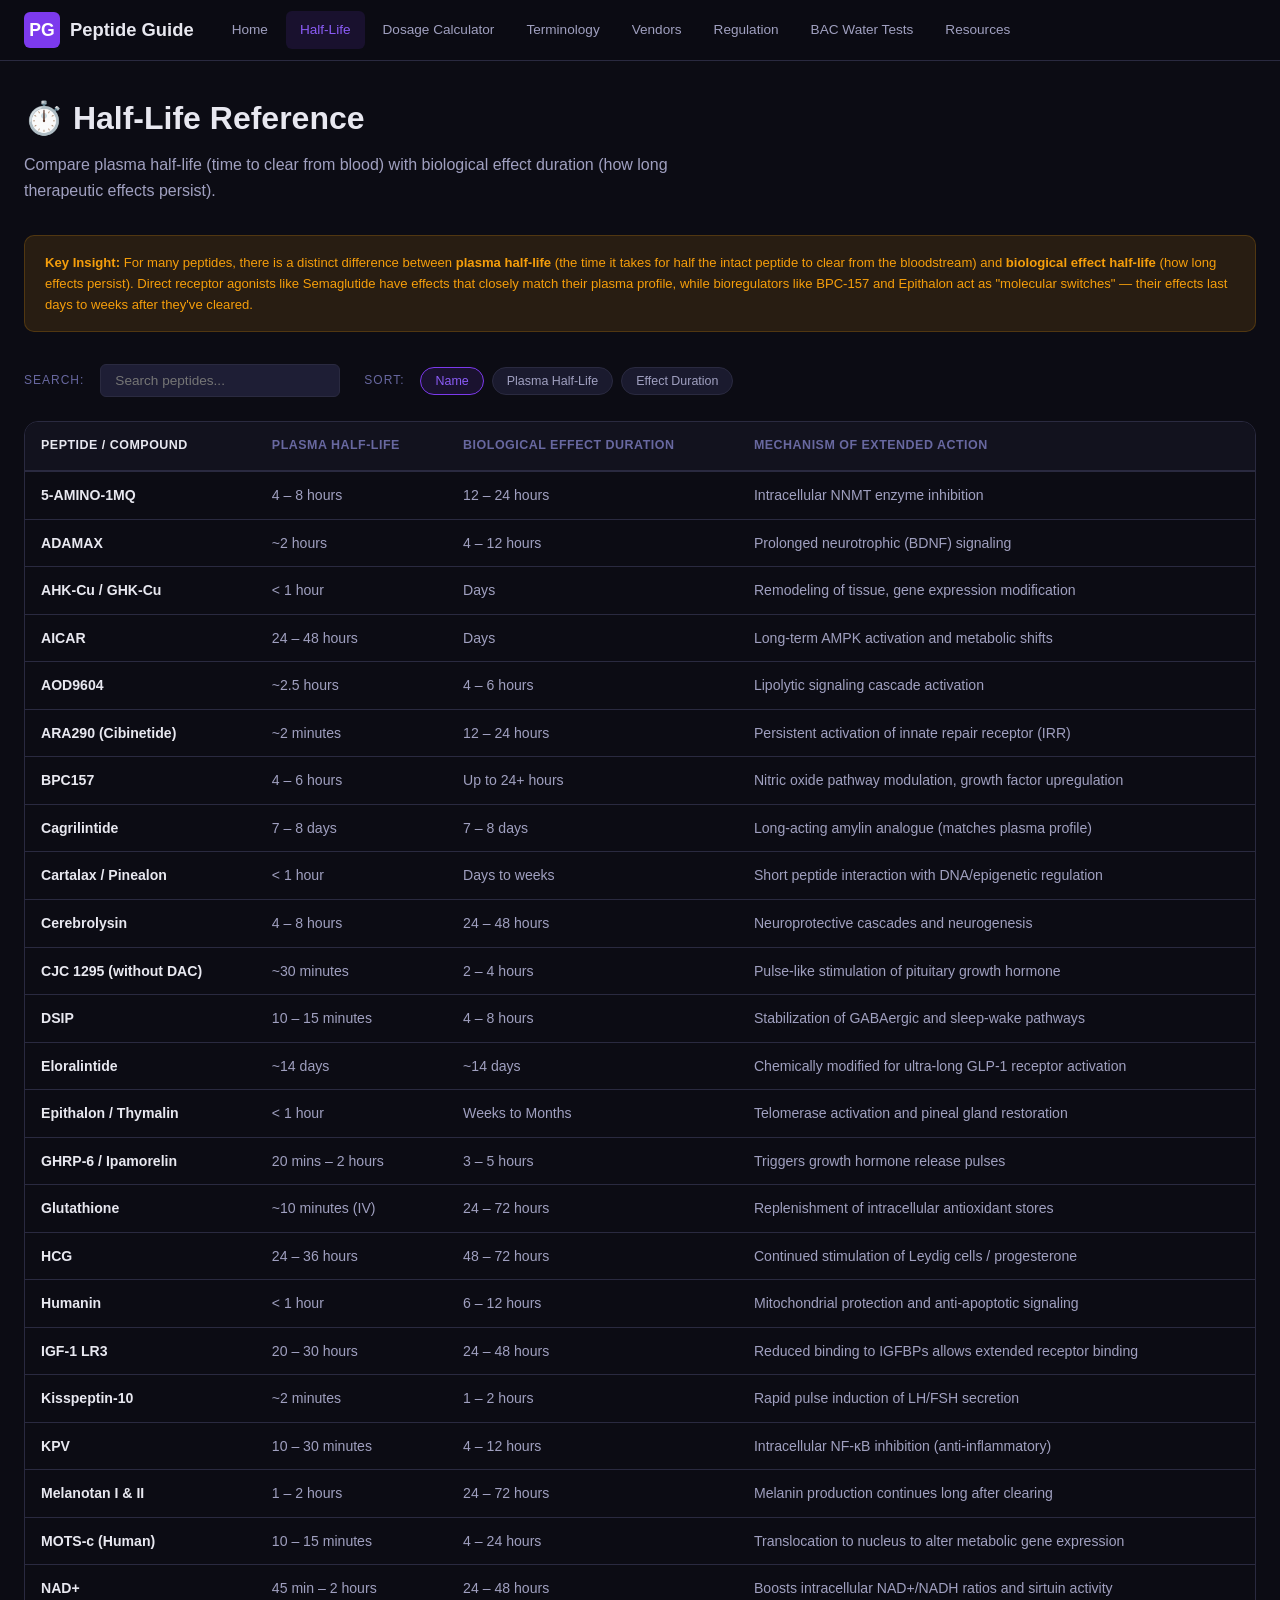
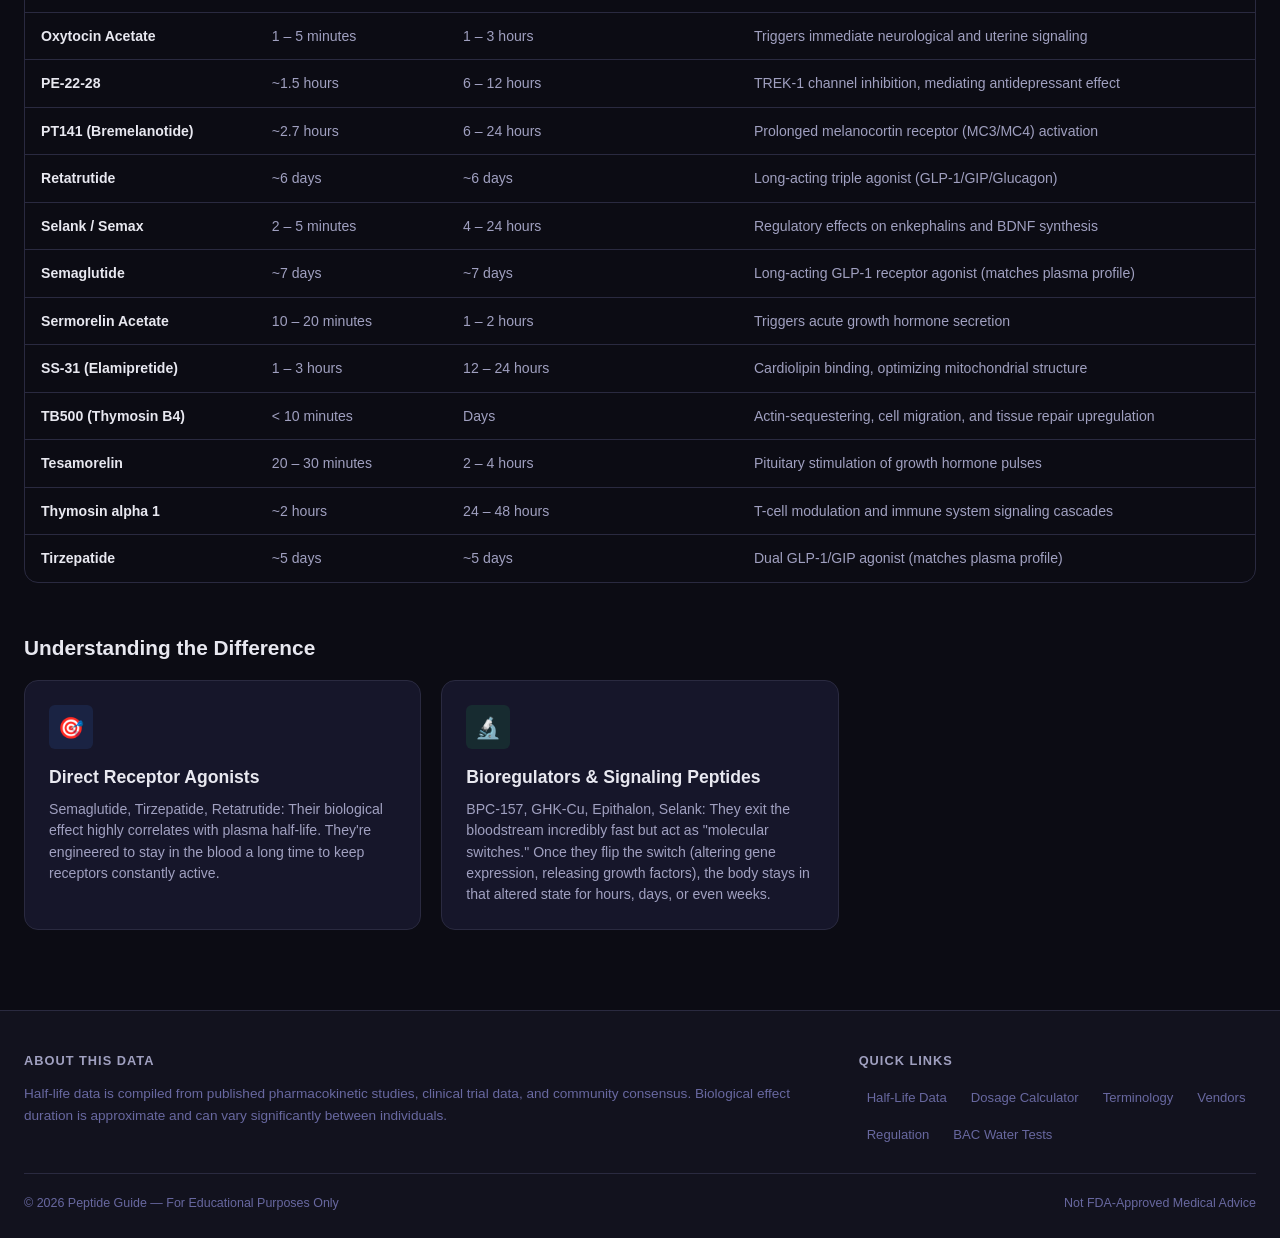
<file: peptide-guide/half-life.html>
<!DOCTYPE html>
<html lang="en">
<head>
  <meta charset="UTF-8">
  <meta name="viewport" content="width=device-width, initial-scale=1.0">
  <title>Half-Life Reference — Peptide Guide</title>
  <meta name="description" content="Plasma half-life vs biological effect duration for 35+ peptides. Understand the difference between how long a peptide stays in your blood vs how long its effects last.">
  <link rel="stylesheet" href="css/style.css">
  <link rel="icon" type="image/svg+xml" href="data:image/svg+xml,<svg xmlns='http://www.w3.org/2000/svg' viewBox='0 0 100 100'><text y='.9em' font-size='90'>🧬</text></svg>">
</head>
<body>

<nav class="nav">
  <div class="nav-inner">
    <a href="index.html" class="nav-brand">
      <div class="nav-brand-icon">PG</div>
      Peptide Guide
    </a>
    <button class="mobile-menu-btn" aria-label="Menu">☰</button>
    <div class="nav-links">
      <a href="index.html">Home</a>
      <a href="half-life.html" class="active">Half-Life</a>
      <a href="dosage.html">Dosage Calculator</a>
      <a href="terminology.html">Terminology</a>
      <a href="vendors.html">Vendors</a>
      <a href="regulation.html">Regulation</a>
      <a href="bac-water.html">BAC Water Tests</a>
      <a href="resources.html">Resources</a>
    </div>
  </div>
</nav>

<div class="page-content">
  <h1>⏱️ Half-Life Reference</h1>
  <p>Compare plasma half-life (time to clear from blood) with biological effect duration (how long therapeutic effects persist).</p>

  <div class="disclaimer">
    <strong>Key Insight:</strong> For many peptides, there is a distinct difference between <strong>plasma half-life</strong> (the time it takes for half the intact peptide to clear from the bloodstream) and <strong>biological effect half-life</strong> (how long effects persist). Direct receptor agonists like Semaglutide have effects that closely match their plasma profile, while bioregulators like BPC-157 and Epithalon act as "molecular switches" — their effects last days to weeks after they've cleared.
  </div>

  <div class="filter-bar">
    <span class="filter-bar-label">SEARCH:</span>
    <input type="text" class="filter-input" id="halfLifeSearch" placeholder="Search peptides...">
    <span class="filter-bar-label" style="margin-left:16px">SORT:</span>
    <button class="filter-tag active" data-sort="name">Name</button>
    <button class="filter-tag" data-sort="plasma">Plasma Half-Life</button>
    <button class="filter-tag" data-sort="effect">Effect Duration</button>
  </div>

  <div class="table-wrap">
    <table id="halfLifeTable">
      <thead>
        <tr>
          <th>Peptide / Compound</th>
          <th>Plasma Half-Life</th>
          <th>Biological Effect Duration</th>
          <th>Mechanism of Extended Action</th>
        </tr>
      </thead>
      <tbody id="halfLifeBody"></tbody>
    </table>
  </div>

  <div style="margin-top:48px">
    <h2 style="font-size:1.3rem;margin-bottom:16px">Understanding the Difference</h2>
    <div class="card-grid">
      <div class="card">
        <div class="card-icon" style="background:var(--blue-soft)">🎯</div>
        <h3>Direct Receptor Agonists</h3>
        <p>Semaglutide, Tirzepatide, Retatrutide: Their biological effect highly correlates with plasma half-life. They're engineered to stay in the blood a long time to keep receptors constantly active.</p>
      </div>
      <div class="card">
        <div class="card-icon" style="background:var(--green-soft)">🔬</div>
        <h3>Bioregulators & Signaling Peptides</h3>
        <p>BPC-157, GHK-Cu, Epithalon, Selank: They exit the bloodstream incredibly fast but act as "molecular switches." Once they flip the switch (altering gene expression, releasing growth factors), the body stays in that altered state for hours, days, or even weeks.</p>
      </div>
    </div>
  </div>
</div>

<footer class="footer">
  <div class="footer-inner">
    <div>
      <h4>About This Data</h4>
      <p>Half-life data is compiled from published pharmacokinetic studies, clinical trial data, and community consensus. Biological effect duration is approximate and can vary significantly between individuals.</p>
    </div>
    <div>
      <h4>Quick Links</h4>
      <div class="footer-links">
        <a href="half-life.html">Half-Life Data</a>
        <a href="dosage.html">Dosage Calculator</a>
        <a href="terminology.html">Terminology</a>
        <a href="vendors.html">Vendors</a>
        <a href="regulation.html">Regulation</a>
        <a href="bac-water.html">BAC Water Tests</a>
      </div>
    </div>
  </div>
  <div class="footer-bottom">
    <span>© 2026 Peptide Guide — For Educational Purposes Only</span>
    <span>Not FDA-Approved Medical Advice</span>
  </div>
</footer>

<script>
const halfLifeData = [
  {name:"5-AMINO-1MQ",plasma:"4 – 8 hours",effect:"12 – 24 hours",mechanism:"Intracellular NNMT enzyme inhibition"},
  {name:"ADAMAX",plasma:"~2 hours",effect:"4 – 12 hours",mechanism:"Prolonged neurotrophic (BDNF) signaling"},
  {name:"AHK-Cu / GHK-Cu",plasma:"< 1 hour",effect:"Days",mechanism:"Remodeling of tissue, gene expression modification"},
  {name:"AICAR",plasma:"24 – 48 hours",effect:"Days",mechanism:"Long-term AMPK activation and metabolic shifts"},
  {name:"AOD9604",plasma:"~2.5 hours",effect:"4 – 6 hours",mechanism:"Lipolytic signaling cascade activation"},
  {name:"ARA290 (Cibinetide)",plasma:"~2 minutes",effect:"12 – 24 hours",mechanism:"Persistent activation of innate repair receptor (IRR)"},
  {name:"BPC157",plasma:"4 – 6 hours",effect:"Up to 24+ hours",mechanism:"Nitric oxide pathway modulation, growth factor upregulation"},
  {name:"Cagrilintide",plasma:"7 – 8 days",effect:"7 – 8 days",mechanism:"Long-acting amylin analogue (matches plasma profile)"},
  {name:"Cartalax / Pinealon",plasma:"< 1 hour",effect:"Days to weeks",mechanism:"Short peptide interaction with DNA/epigenetic regulation"},
  {name:"Cerebrolysin",plasma:"4 – 8 hours",effect:"24 – 48 hours",mechanism:"Neuroprotective cascades and neurogenesis"},
  {name:"CJC 1295 (without DAC)",plasma:"~30 minutes",effect:"2 – 4 hours",mechanism:"Pulse-like stimulation of pituitary growth hormone"},
  {name:"DSIP",plasma:"10 – 15 minutes",effect:"4 – 8 hours",mechanism:"Stabilization of GABAergic and sleep-wake pathways"},
  {name:"Eloralintide",plasma:"~14 days",effect:"~14 days",mechanism:"Chemically modified for ultra-long GLP-1 receptor activation"},
  {name:"Epithalon / Thymalin",plasma:"< 1 hour",effect:"Weeks to Months",mechanism:"Telomerase activation and pineal gland restoration"},
  {name:"GHRP-6 / Ipamorelin",plasma:"20 mins – 2 hours",effect:"3 – 5 hours",mechanism:"Triggers growth hormone release pulses"},
  {name:"Glutathione",plasma:"~10 minutes (IV)",effect:"24 – 72 hours",mechanism:"Replenishment of intracellular antioxidant stores"},
  {name:"HCG",plasma:"24 – 36 hours",effect:"48 – 72 hours",mechanism:"Continued stimulation of Leydig cells / progesterone"},
  {name:"Humanin",plasma:"< 1 hour",effect:"6 – 12 hours",mechanism:"Mitochondrial protection and anti-apoptotic signaling"},
  {name:"IGF-1 LR3",plasma:"20 – 30 hours",effect:"24 – 48 hours",mechanism:"Reduced binding to IGFBPs allows extended receptor binding"},
  {name:"Kisspeptin-10",plasma:"~2 minutes",effect:"1 – 2 hours",mechanism:"Rapid pulse induction of LH/FSH secretion"},
  {name:"KPV",plasma:"10 – 30 minutes",effect:"4 – 12 hours",mechanism:"Intracellular NF-κB inhibition (anti-inflammatory)"},
  {name:"Melanotan I & II",plasma:"1 – 2 hours",effect:"24 – 72 hours",mechanism:"Melanin production continues long after clearing"},
  {name:"MOTS-c (Human)",plasma:"10 – 15 minutes",effect:"4 – 24 hours",mechanism:"Translocation to nucleus to alter metabolic gene expression"},
  {name:"NAD+",plasma:"45 min – 2 hours",effect:"24 – 48 hours",mechanism:"Boosts intracellular NAD+/NADH ratios and sirtuin activity"},
  {name:"Oxytocin Acetate",plasma:"1 – 5 minutes",effect:"1 – 3 hours",mechanism:"Triggers immediate neurological and uterine signaling"},
  {name:"PE-22-28",plasma:"~1.5 hours",effect:"6 – 12 hours",mechanism:"TREK-1 channel inhibition, mediating antidepressant effect"},
  {name:"PT141 (Bremelanotide)",plasma:"~2.7 hours",effect:"6 – 24 hours",mechanism:"Prolonged melanocortin receptor (MC3/MC4) activation"},
  {name:"Retatrutide",plasma:"~6 days",effect:"~6 days",mechanism:"Long-acting triple agonist (GLP-1/GIP/Glucagon)"},
  {name:"Selank / Semax",plasma:"2 – 5 minutes",effect:"4 – 24 hours",mechanism:"Regulatory effects on enkephalins and BDNF synthesis"},
  {name:"Semaglutide",plasma:"~7 days",effect:"~7 days",mechanism:"Long-acting GLP-1 receptor agonist (matches plasma profile)"},
  {name:"Sermorelin Acetate",plasma:"10 – 20 minutes",effect:"1 – 2 hours",mechanism:"Triggers acute growth hormone secretion"},
  {name:"SS-31 (Elamipretide)",plasma:"1 – 3 hours",effect:"12 – 24 hours",mechanism:"Cardiolipin binding, optimizing mitochondrial structure"},
  {name:"TB500 (Thymosin B4)",plasma:"< 10 minutes",effect:"Days",mechanism:"Actin-sequestering, cell migration, and tissue repair upregulation"},
  {name:"Tesamorelin",plasma:"20 – 30 minutes",effect:"2 – 4 hours",mechanism:"Pituitary stimulation of growth hormone pulses"},
  {name:"Thymosin alpha 1",plasma:"~2 hours",effect:"24 – 48 hours",mechanism:"T-cell modulation and immune system signaling cascades"},
  {name:"Tirzepatide",plasma:"~5 days",effect:"~5 days",mechanism:"Dual GLP-1/GIP agonist (matches plasma profile)"}
];

function renderTable(data) {
  const tbody = document.getElementById('halfLifeBody');
  tbody.innerHTML = data.map(d => `
    <tr>
      <td>${d.name}</td>
      <td>${d.plasma}</td>
      <td>${d.effect}</td>
      <td>${d.mechanism}</td>
    </tr>
  `).join('');
}

let currentSort = 'name';
let currentData = [...halfLifeData];

function sortData(key) {
  if (key === 'name') {
    currentData.sort((a,b) => a.name.localeCompare(b.name));
  } else if (key === 'plasma') {
    currentData.sort((a,b) => {
      const aNum = parseFloat(a.plasma) || 999;
      const bNum = parseFloat(b.plasma) || 999;
      return aNum - bNum;
    });
  } else if (key === 'effect') {
    currentData.sort((a,b) => {
      const getMaxDays = (s) => {
        if (s.includes('Weeks')) return 21;
        if (s.includes('Months')) return 60;
        if (s.includes('Days')) return parseFloat(s) || 7;
        const match = s.match(/(\d+)/);
        return match ? parseInt(match[1]) : 0;
      };
      return getMaxDays(a.effect) - getMaxDays(b.effect);
    });
  }
  renderTable(currentData);
}

document.getElementById('halfLifeSearch').addEventListener('input', function(e) {
  const query = e.target.value.toLowerCase();
  currentData = halfLifeData.filter(d => d.name.toLowerCase().includes(query));
  sortData(currentSort);
});

document.querySelectorAll('[data-sort]').forEach(btn => {
  btn.addEventListener('click', function() {
    document.querySelectorAll('[data-sort]').forEach(b => b.classList.remove('active'));
    this.classList.add('active');
    currentSort = this.dataset.sort;
    sortData(currentSort);
  });
});

// Initial render
sortData('name');
</script>
</body>
</html>
</file>
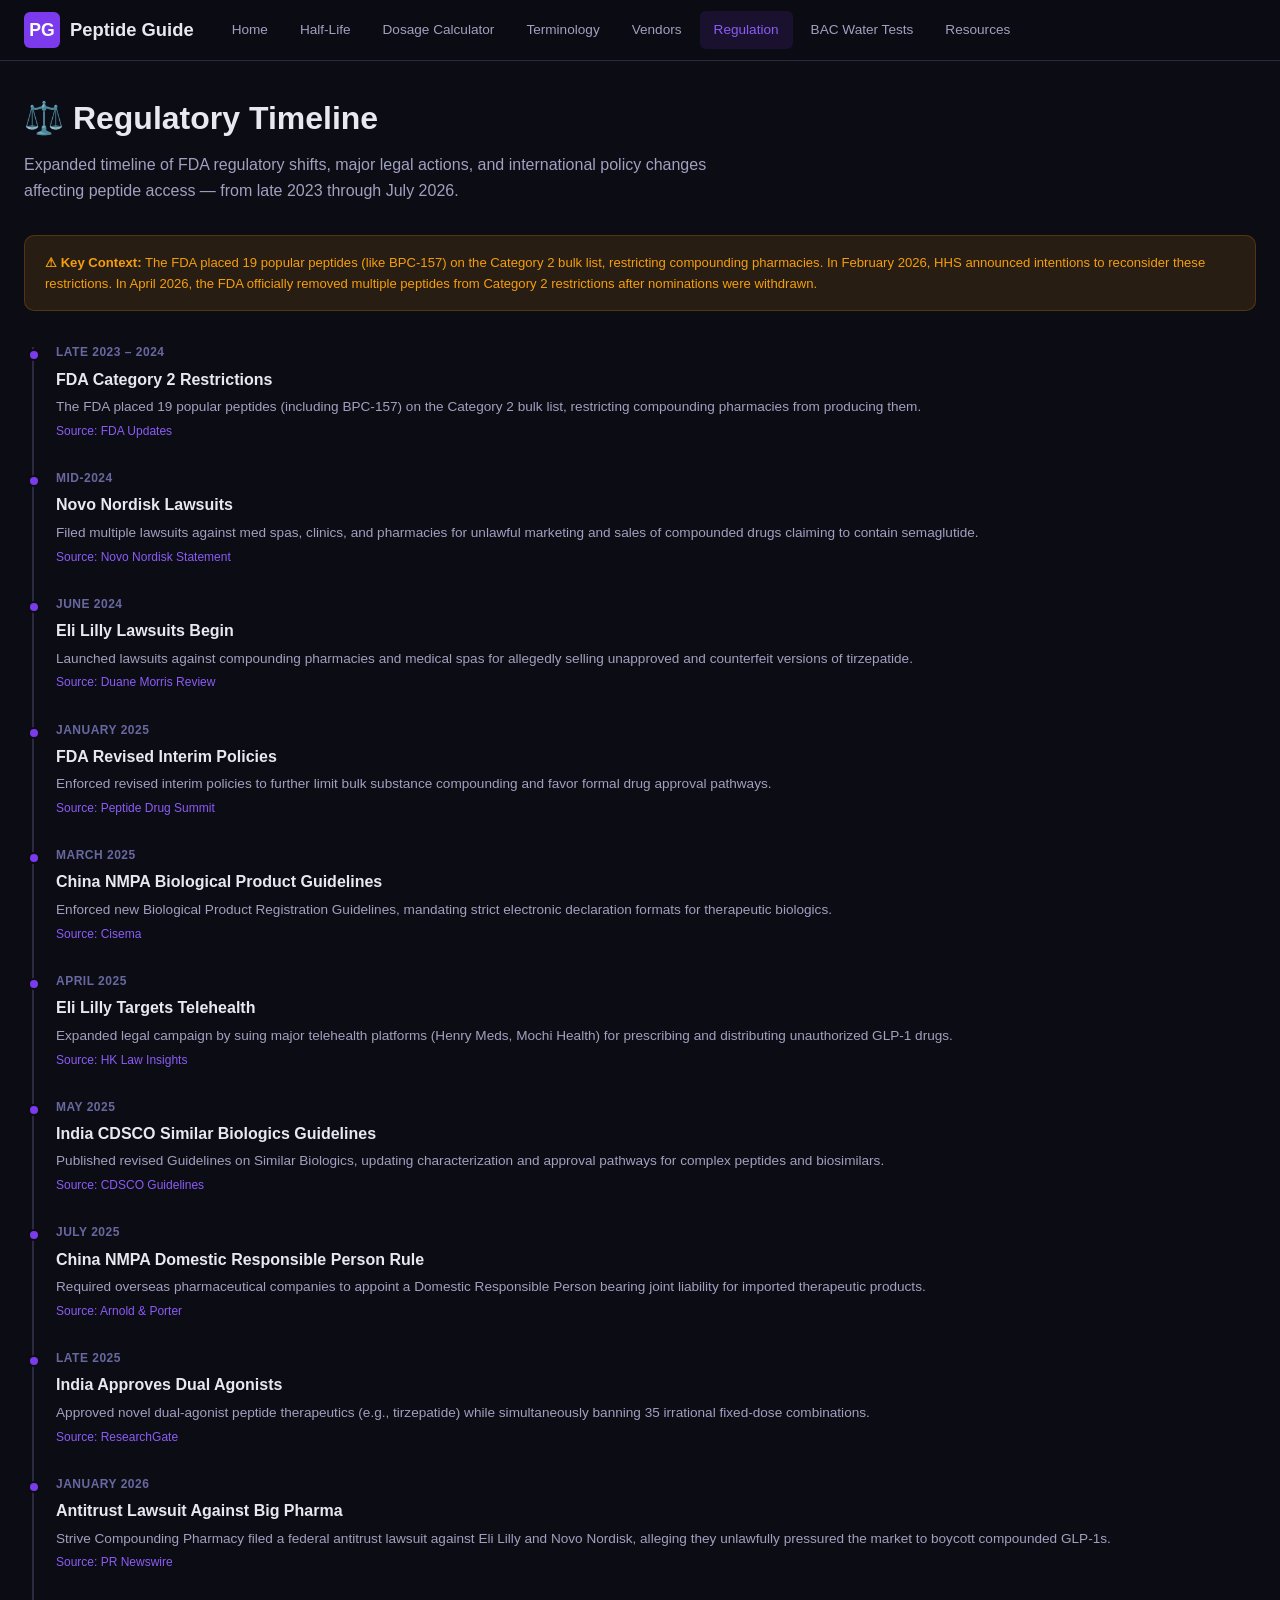
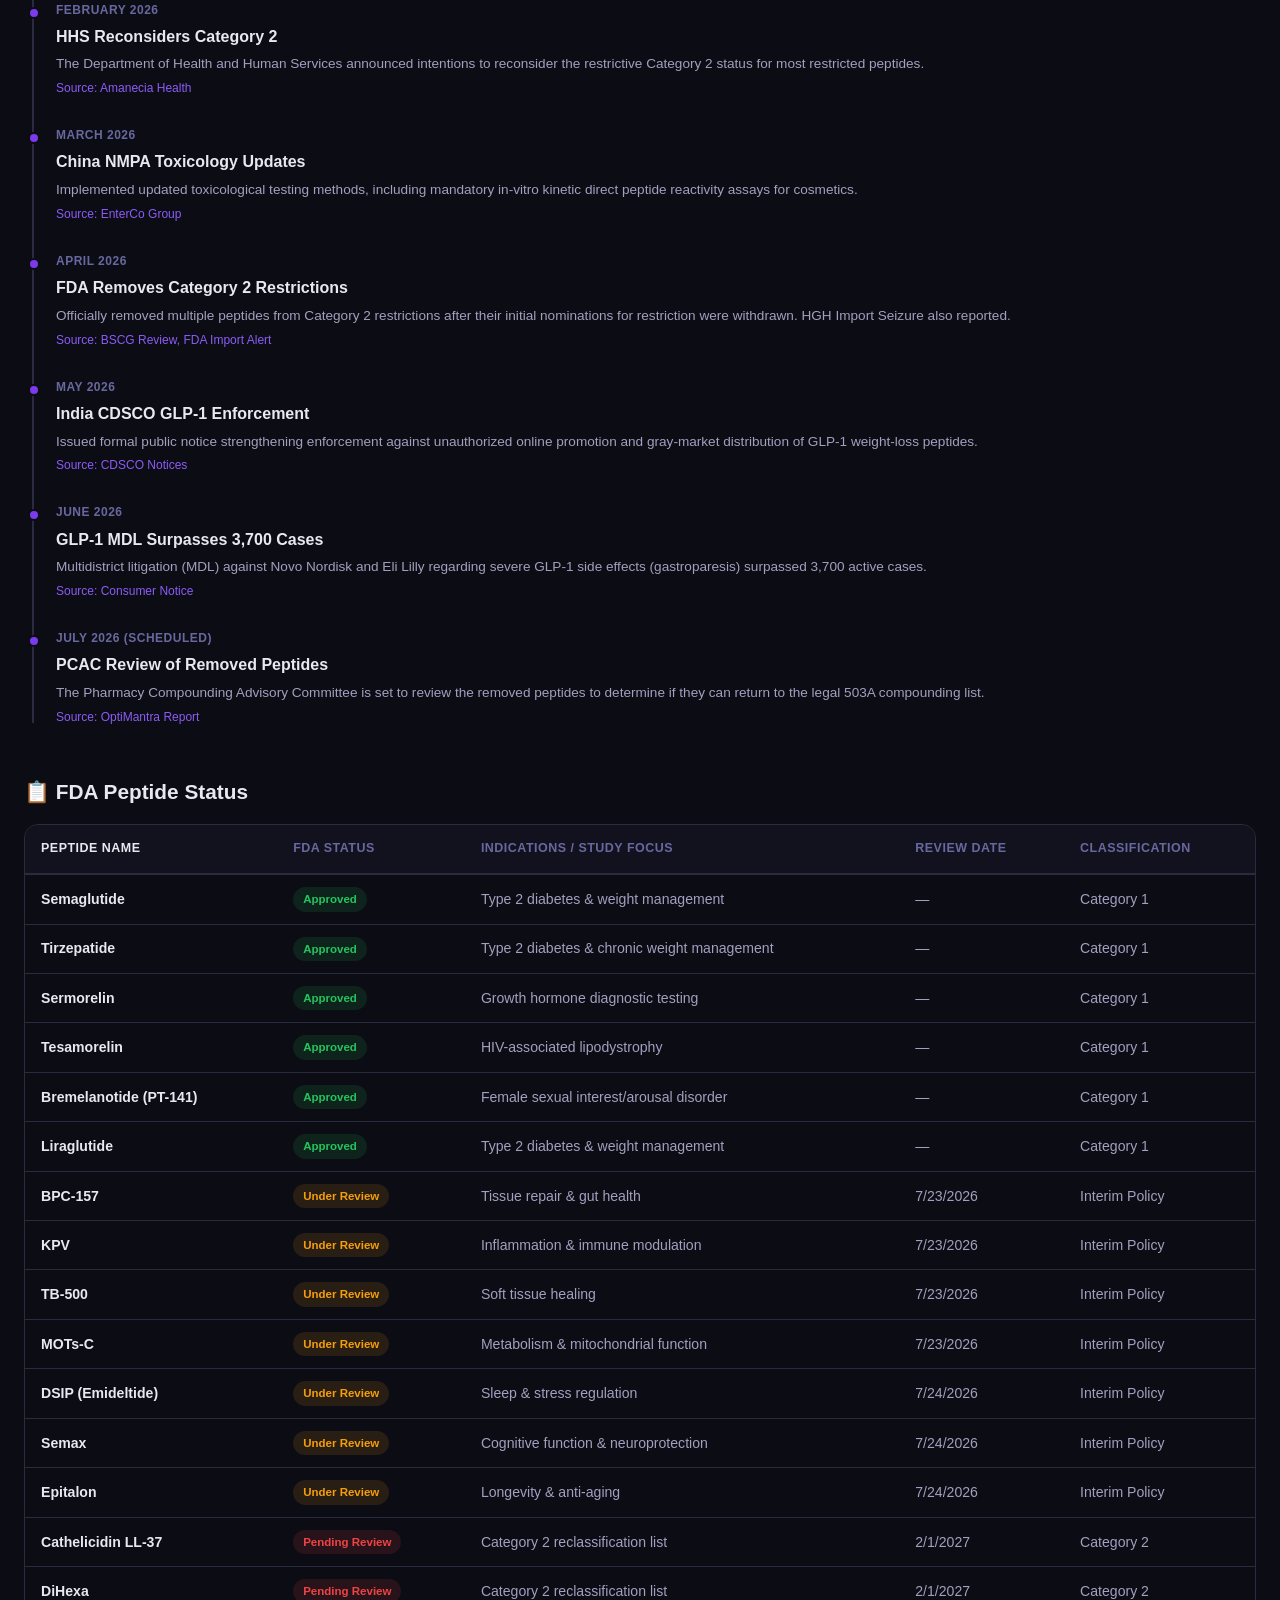
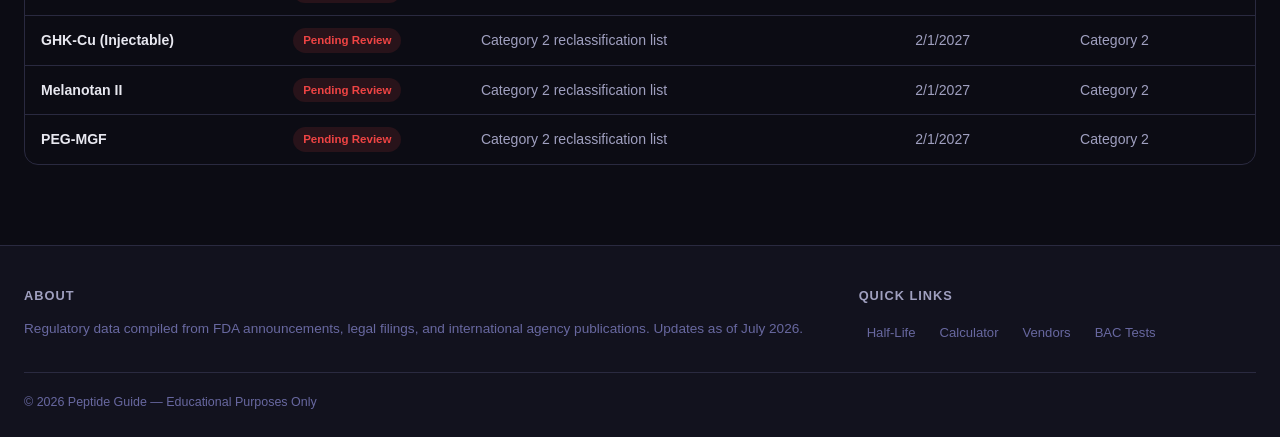
<file: peptide-guide/regulation.html>
<!DOCTYPE html>
<html lang="en">
<head>
  <meta charset="UTF-8">
  <meta name="viewport" content="width=device-width, initial-scale=1.0">
  <title>Regulatory Timeline — Peptide Guide</title>
  <meta name="description" content="FDA regulatory timeline, status of peptide approvals, and international litigation tracking from 2023 through July 2026.">
  <link rel="stylesheet" href="css/style.css">
  <link rel="icon" type="image/svg+xml" href="data:image/svg+xml,<svg xmlns='http://www.w3.org/2000/svg' viewBox='0 0 100 100'><text y='.9em' font-size='90'>🧬</text></svg>">
</head>
<body>

<nav class="nav">
  <div class="nav-inner">
    <a href="index.html" class="nav-brand"><div class="nav-brand-icon">PG</div>Peptide Guide</a>
    <button class="mobile-menu-btn" aria-label="Menu">☰</button>
    <div class="nav-links">
      <a href="index.html">Home</a><a href="half-life.html">Half-Life</a><a href="dosage.html">Dosage Calculator</a>
      <a href="terminology.html">Terminology</a><a href="vendors.html">Vendors</a>
      <a href="regulation.html" class="active">Regulation</a>
      <a href="bac-water.html">BAC Water Tests</a><a href="resources.html">Resources</a>
    </div>
  </div>
</nav>

<div class="page-content">
  <h1>⚖️ Regulatory Timeline</h1>
  <p>Expanded timeline of FDA regulatory shifts, major legal actions, and international policy changes affecting peptide access — from late 2023 through July 2026.</p>

  <div class="disclaimer">
    <strong>⚠ Key Context:</strong> The FDA placed 19 popular peptides (like BPC-157) on the Category 2 bulk list, restricting compounding pharmacies. In February 2026, HHS announced intentions to reconsider these restrictions. In April 2026, the FDA officially removed multiple peptides from Category 2 restrictions after nominations were withdrawn.
  </div>

  <div class="timeline">
    <div class="timeline-item">
      <div class="timeline-date">Late 2023 – 2024</div>
      <div class="timeline-title">FDA Category 2 Restrictions</div>
      <div class="timeline-desc">The FDA placed 19 popular peptides (including BPC-157) on the Category 2 bulk list, restricting compounding pharmacies from producing them.</div>
      <div class="timeline-source">Source: FDA Updates</div>
    </div>
    <div class="timeline-item">
      <div class="timeline-date">Mid-2024</div>
      <div class="timeline-title">Novo Nordisk Lawsuits</div>
      <div class="timeline-desc">Filed multiple lawsuits against med spas, clinics, and pharmacies for unlawful marketing and sales of compounded drugs claiming to contain semaglutide.</div>
      <div class="timeline-source">Source: Novo Nordisk Statement</div>
    </div>
    <div class="timeline-item">
      <div class="timeline-date">June 2024</div>
      <div class="timeline-title">Eli Lilly Lawsuits Begin</div>
      <div class="timeline-desc">Launched lawsuits against compounding pharmacies and medical spas for allegedly selling unapproved and counterfeit versions of tirzepatide.</div>
      <div class="timeline-source">Source: Duane Morris Review</div>
    </div>
    <div class="timeline-item">
      <div class="timeline-date">January 2025</div>
      <div class="timeline-title">FDA Revised Interim Policies</div>
      <div class="timeline-desc">Enforced revised interim policies to further limit bulk substance compounding and favor formal drug approval pathways.</div>
      <div class="timeline-source">Source: Peptide Drug Summit</div>
    </div>
    <div class="timeline-item">
      <div class="timeline-date">March 2025</div>
      <div class="timeline-title">China NMPA Biological Product Guidelines</div>
      <div class="timeline-desc">Enforced new Biological Product Registration Guidelines, mandating strict electronic declaration formats for therapeutic biologics.</div>
      <div class="timeline-source">Source: Cisema</div>
    </div>
    <div class="timeline-item">
      <div class="timeline-date">April 2025</div>
      <div class="timeline-title">Eli Lilly Targets Telehealth</div>
      <div class="timeline-desc">Expanded legal campaign by suing major telehealth platforms (Henry Meds, Mochi Health) for prescribing and distributing unauthorized GLP-1 drugs.</div>
      <div class="timeline-source">Source: HK Law Insights</div>
    </div>
    <div class="timeline-item">
      <div class="timeline-date">May 2025</div>
      <div class="timeline-title">India CDSCO Similar Biologics Guidelines</div>
      <div class="timeline-desc">Published revised Guidelines on Similar Biologics, updating characterization and approval pathways for complex peptides and biosimilars.</div>
      <div class="timeline-source">Source: CDSCO Guidelines</div>
    </div>
    <div class="timeline-item">
      <div class="timeline-date">July 2025</div>
      <div class="timeline-title">China NMPA Domestic Responsible Person Rule</div>
      <div class="timeline-desc">Required overseas pharmaceutical companies to appoint a Domestic Responsible Person bearing joint liability for imported therapeutic products.</div>
      <div class="timeline-source">Source: Arnold & Porter</div>
    </div>
    <div class="timeline-item">
      <div class="timeline-date">Late 2025</div>
      <div class="timeline-title">India Approves Dual Agonists</div>
      <div class="timeline-desc">Approved novel dual-agonist peptide therapeutics (e.g., tirzepatide) while simultaneously banning 35 irrational fixed-dose combinations.</div>
      <div class="timeline-source">Source: ResearchGate</div>
    </div>
    <div class="timeline-item">
      <div class="timeline-date">January 2026</div>
      <div class="timeline-title">Antitrust Lawsuit Against Big Pharma</div>
      <div class="timeline-desc">Strive Compounding Pharmacy filed a federal antitrust lawsuit against Eli Lilly and Novo Nordisk, alleging they unlawfully pressured the market to boycott compounded GLP-1s.</div>
      <div class="timeline-source">Source: PR Newswire</div>
    </div>
    <div class="timeline-item">
      <div class="timeline-date">February 2026</div>
      <div class="timeline-title">HHS Reconsiders Category 2</div>
      <div class="timeline-desc">The Department of Health and Human Services announced intentions to reconsider the restrictive Category 2 status for most restricted peptides.</div>
      <div class="timeline-source">Source: Amanecia Health</div>
    </div>
    <div class="timeline-item">
      <div class="timeline-date">March 2026</div>
      <div class="timeline-title">China NMPA Toxicology Updates</div>
      <div class="timeline-desc">Implemented updated toxicological testing methods, including mandatory in-vitro kinetic direct peptide reactivity assays for cosmetics.</div>
      <div class="timeline-source">Source: EnterCo Group</div>
    </div>
    <div class="timeline-item">
      <div class="timeline-date">April 2026</div>
      <div class="timeline-title">FDA Removes Category 2 Restrictions</div>
      <div class="timeline-desc">Officially removed multiple peptides from Category 2 restrictions after their initial nominations for restriction were withdrawn. HGH Import Seizure also reported.</div>
      <div class="timeline-source">Source: BSCG Review, FDA Import Alert</div>
    </div>
    <div class="timeline-item">
      <div class="timeline-date">May 2026</div>
      <div class="timeline-title">India CDSCO GLP-1 Enforcement</div>
      <div class="timeline-desc">Issued formal public notice strengthening enforcement against unauthorized online promotion and gray-market distribution of GLP-1 weight-loss peptides.</div>
      <div class="timeline-source">Source: CDSCO Notices</div>
    </div>
    <div class="timeline-item">
      <div class="timeline-date">June 2026</div>
      <div class="timeline-title">GLP-1 MDL Surpasses 3,700 Cases</div>
      <div class="timeline-desc">Multidistrict litigation (MDL) against Novo Nordisk and Eli Lilly regarding severe GLP-1 side effects (gastroparesis) surpassed 3,700 active cases.</div>
      <div class="timeline-source">Source: Consumer Notice</div>
    </div>
    <div class="timeline-item">
      <div class="timeline-date">July 2026 (Scheduled)</div>
      <div class="timeline-title">PCAC Review of Removed Peptides</div>
      <div class="timeline-desc">The Pharmacy Compounding Advisory Committee is set to review the removed peptides to determine if they can return to the legal 503A compounding list.</div>
      <div class="timeline-source">Source: OptiMantra Report</div>
    </div>
  </div>

  <!-- FDA Status Table -->
  <h2 style="font-size:1.3rem;margin:48px 0 16px">📋 FDA Peptide Status</h2>
  <div class="table-wrap">
    <table>
      <thead><tr><th>Peptide Name</th><th>FDA Status</th><th>Indications / Study Focus</th><th>Review Date</th><th>Classification</th></tr></thead>
      <tbody>
        <tr><td>Semaglutide</td><td><span class="badge badge-green">Approved</span></td><td>Type 2 diabetes & weight management</td><td>—</td><td>Category 1</td></tr>
        <tr><td>Tirzepatide</td><td><span class="badge badge-green">Approved</span></td><td>Type 2 diabetes & chronic weight management</td><td>—</td><td>Category 1</td></tr>
        <tr><td>Sermorelin</td><td><span class="badge badge-green">Approved</span></td><td>Growth hormone diagnostic testing</td><td>—</td><td>Category 1</td></tr>
        <tr><td>Tesamorelin</td><td><span class="badge badge-green">Approved</span></td><td>HIV-associated lipodystrophy</td><td>—</td><td>Category 1</td></tr>
        <tr><td>Bremelanotide (PT-141)</td><td><span class="badge badge-green">Approved</span></td><td>Female sexual interest/arousal disorder</td><td>—</td><td>Category 1</td></tr>
        <tr><td>Liraglutide</td><td><span class="badge badge-green">Approved</span></td><td>Type 2 diabetes & weight management</td><td>—</td><td>Category 1</td></tr>
        <tr><td>BPC-157</td><td><span class="badge badge-amber">Under Review</span></td><td>Tissue repair & gut health</td><td>7/23/2026</td><td>Interim Policy</td></tr>
        <tr><td>KPV</td><td><span class="badge badge-amber">Under Review</span></td><td>Inflammation & immune modulation</td><td>7/23/2026</td><td>Interim Policy</td></tr>
        <tr><td>TB-500</td><td><span class="badge badge-amber">Under Review</span></td><td>Soft tissue healing</td><td>7/23/2026</td><td>Interim Policy</td></tr>
        <tr><td>MOTs-C</td><td><span class="badge badge-amber">Under Review</span></td><td>Metabolism & mitochondrial function</td><td>7/23/2026</td><td>Interim Policy</td></tr>
        <tr><td>DSIP (Emideltide)</td><td><span class="badge badge-amber">Under Review</span></td><td>Sleep & stress regulation</td><td>7/24/2026</td><td>Interim Policy</td></tr>
        <tr><td>Semax</td><td><span class="badge badge-amber">Under Review</span></td><td>Cognitive function & neuroprotection</td><td>7/24/2026</td><td>Interim Policy</td></tr>
        <tr><td>Epitalon</td><td><span class="badge badge-amber">Under Review</span></td><td>Longevity & anti-aging</td><td>7/24/2026</td><td>Interim Policy</td></tr>
        <tr><td>Cathelicidin LL-37</td><td><span class="badge badge-red">Pending Review</span></td><td>Category 2 reclassification list</td><td>2/1/2027</td><td>Category 2</td></tr>
        <tr><td>DiHexa</td><td><span class="badge badge-red">Pending Review</span></td><td>Category 2 reclassification list</td><td>2/1/2027</td><td>Category 2</td></tr>
        <tr><td>GHK-Cu (Injectable)</td><td><span class="badge badge-red">Pending Review</span></td><td>Category 2 reclassification list</td><td>2/1/2027</td><td>Category 2</td></tr>
        <tr><td>Melanotan II</td><td><span class="badge badge-red">Pending Review</span></td><td>Category 2 reclassification list</td><td>2/1/2027</td><td>Category 2</td></tr>
        <tr><td>PEG-MGF</td><td><span class="badge badge-red">Pending Review</span></td><td>Category 2 reclassification list</td><td>2/1/2027</td><td>Category 2</td></tr>
      </tbody>
    </table>
  </div>
</div>

<footer class="footer">
  <div class="footer-inner">
    <div><h4>About</h4><p>Regulatory data compiled from FDA announcements, legal filings, and international agency publications. Updates as of July 2026.</p></div>
    <div><h4>Quick Links</h4><div class="footer-links"><a href="half-life.html">Half-Life</a><a href="dosage.html">Calculator</a><a href="vendors.html">Vendors</a><a href="bac-water.html">BAC Tests</a></div></div>
  </div>
  <div class="footer-bottom"><span>© 2026 Peptide Guide — Educational Purposes Only</span></div>
</footer>

<script src="js/main.js"></script>
</body>
</html>
</file>
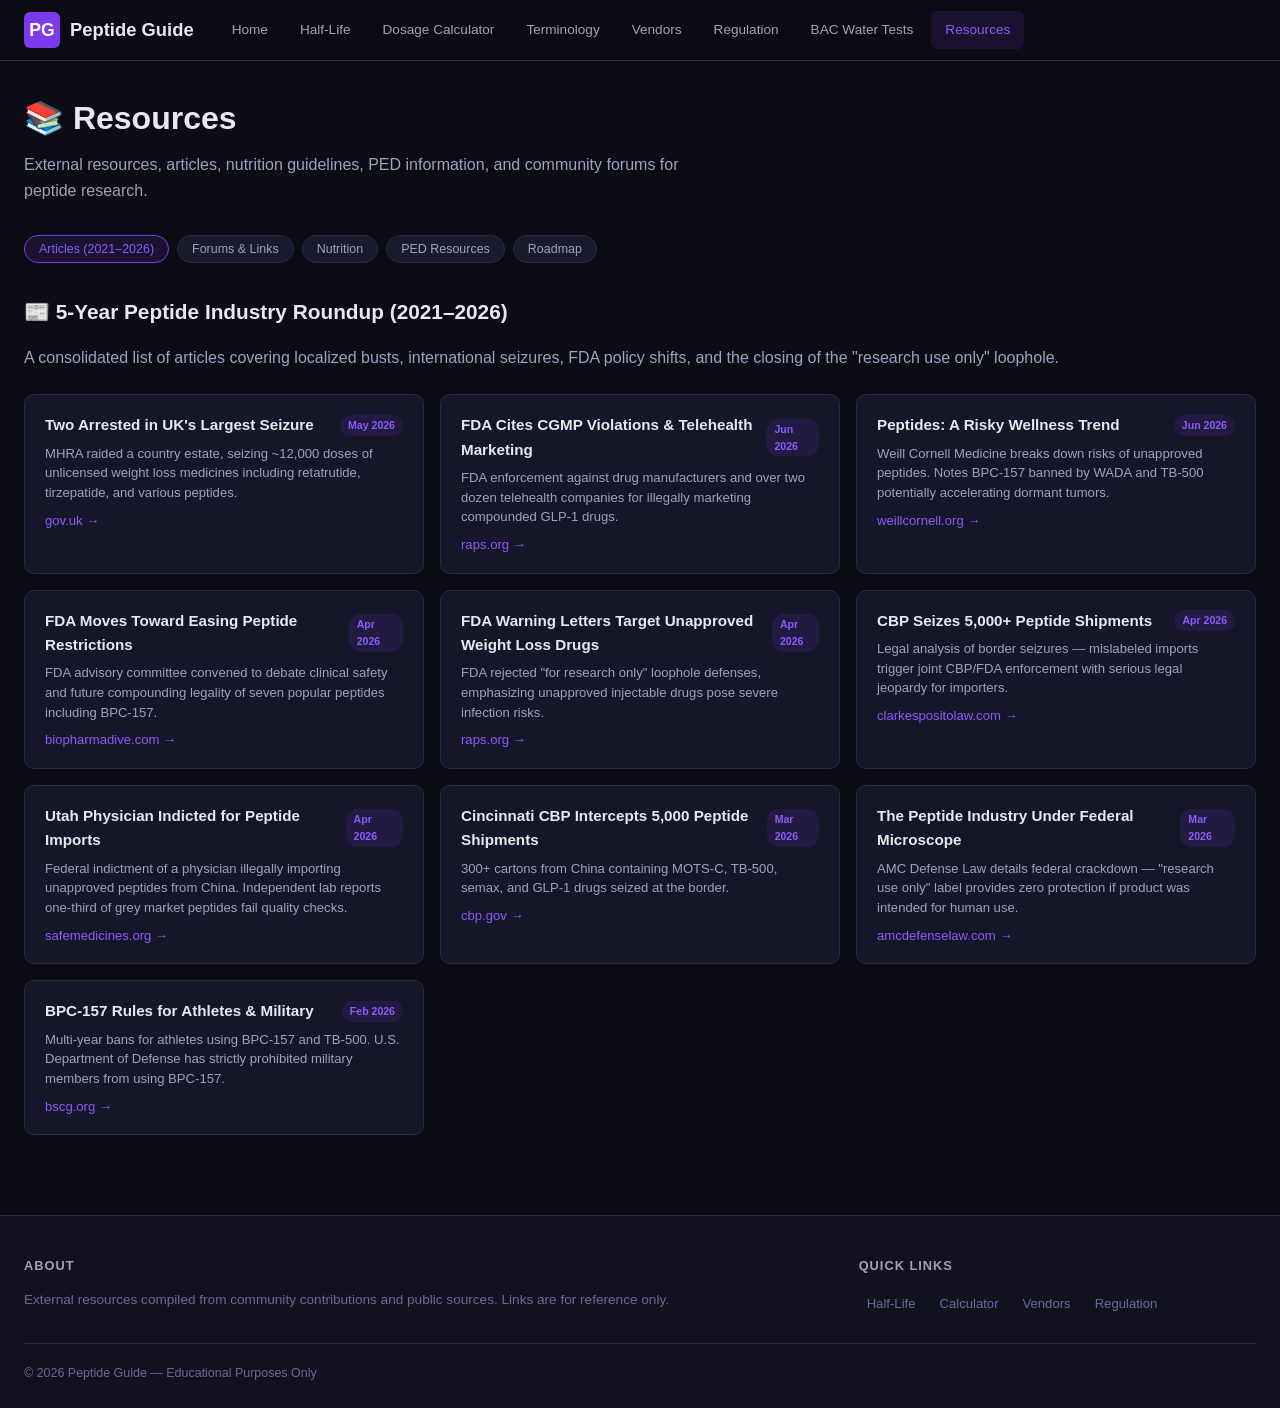
<file: peptide-guide/resources.html>
<!DOCTYPE html>
<html lang="en">
<head>
  <meta charset="UTF-8">
  <meta name="viewport" content="width=device-width, initial-scale=1.0">
  <title>Resources — Peptide Guide</title>
  <meta name="description" content="External resources, articles, nutrition guidelines, PED information, and community forums for peptide research.">
  <link rel="stylesheet" href="css/style.css">
  <link rel="icon" type="image/svg+xml" href="data:image/svg+xml,<svg xmlns='http://www.w3.org/2000/svg' viewBox='0 0 100 100'><text y='.9em' font-size='90'>🧬</text></svg>">
</head>
<body>

<nav class="nav">
  <div class="nav-inner">
    <a href="index.html" class="nav-brand"><div class="nav-brand-icon">PG</div>Peptide Guide</a>
    <button class="mobile-menu-btn" aria-label="Menu">☰</button>
    <div class="nav-links">
      <a href="index.html">Home</a><a href="half-life.html">Half-Life</a><a href="dosage.html">Dosage Calculator</a>
      <a href="terminology.html">Terminology</a><a href="vendors.html">Vendors</a>
      <a href="regulation.html">Regulation</a><a href="bac-water.html">BAC Water Tests</a>
      <a href="resources.html" class="active">Resources</a>
    </div>
  </div>
</nav>

<div class="page-content">
  <h1>📚 Resources</h1>
  <p>External resources, articles, nutrition guidelines, PED information, and community forums for peptide research.</p>

  <!-- Tabs -->
  <div class="filter-bar" style="margin-bottom:32px">
    <button class="filter-tag active" data-resource-tab="articles">Articles (2021–2026)</button>
    <button class="filter-tag" data-resource-tab="forums">Forums & Links</button>
    <button class="filter-tag" data-resource-tab="nutrition">Nutrition</button>
    <button class="filter-tag" data-resource-tab="peds">PED Resources</button>
    <button class="filter-tag" data-resource-tab="roadmap">Roadmap</button>
  </div>

  <!-- Articles Section -->
  <div id="tab-articles" class="resource-tab">
    <h2 style="font-size:1.3rem;margin-bottom:16px">📰 5-Year Peptide Industry Roundup (2021–2026)</h2>
    <p style="margin-bottom:24px;color:var(--text-secondary)">A consolidated list of articles covering localized busts, international seizures, FDA policy shifts, and the closing of the "research use only" loophole.</p>

    <div class="glossary-grid">
      <div class="glossary-card">
        <h4>Two Arrested in UK's Largest Seizure <span class="category-badge">May 2026</span></h4>
        <p>MHRA raided a country estate, seizing ~12,000 doses of unlicensed weight loss medicines including retatrutide, tirzepatide, and various peptides.</p>
        <p style="margin-top:8px"><a href="https://gov.uk/government/news/two-arrested-during-the-mhras-largest-ever-seizure" target="_blank">gov.uk →</a></p>
      </div>
      <div class="glossary-card">
        <h4>FDA Cites CGMP Violations & Telehealth Marketing <span class="category-badge">Jun 2026</span></h4>
        <p>FDA enforcement against drug manufacturers and over two dozen telehealth companies for illegally marketing compounded GLP-1 drugs.</p>
        <p style="margin-top:8px"><a href="https://raps.org" target="_blank">raps.org →</a></p>
      </div>
      <div class="glossary-card">
        <h4>Peptides: A Risky Wellness Trend <span class="category-badge">Jun 2026</span></h4>
        <p>Weill Cornell Medicine breaks down risks of unapproved peptides. Notes BPC-157 banned by WADA and TB-500 potentially accelerating dormant tumors.</p>
        <p style="margin-top:8px"><a href="https://weillcornell.org/news/peptides-a-risky-wellness-trend" target="_blank">weillcornell.org →</a></p>
      </div>
      <div class="glossary-card">
        <h4>FDA Moves Toward Easing Peptide Restrictions <span class="category-badge">Apr 2026</span></h4>
        <p>FDA advisory committee convened to debate clinical safety and future compounding legality of seven popular peptides including BPC-157.</p>
        <p style="margin-top:8px"><a href="https://biopharmadive.com" target="_blank">biopharmadive.com →</a></p>
      </div>
      <div class="glossary-card">
        <h4>FDA Warning Letters Target Unapproved Weight Loss Drugs <span class="category-badge">Apr 2026</span></h4>
        <p>FDA rejected "for research only" loophole defenses, emphasizing unapproved injectable drugs pose severe infection risks.</p>
        <p style="margin-top:8px"><a href="https://raps.org" target="_blank">raps.org →</a></p>
      </div>
      <div class="glossary-card">
        <h4>CBP Seizes 5,000+ Peptide Shipments <span class="category-badge">Apr 2026</span></h4>
        <p>Legal analysis of border seizures — mislabeled imports trigger joint CBP/FDA enforcement with serious legal jeopardy for importers.</p>
        <p style="margin-top:8px"><a href="https://clarkespositolaw.com" target="_blank">clarkespositolaw.com →</a></p>
      </div>
      <div class="glossary-card">
        <h4>Utah Physician Indicted for Peptide Imports <span class="category-badge">Apr 2026</span></h4>
        <p>Federal indictment of a physician illegally importing unapproved peptides from China. Independent lab reports one-third of grey market peptides fail quality checks.</p>
        <p style="margin-top:8px"><a href="https://safemedicines.org" target="_blank">safemedicines.org →</a></p>
      </div>
      <div class="glossary-card">
        <h4>Cincinnati CBP Intercepts 5,000 Peptide Shipments <span class="category-badge">Mar 2026</span></h4>
        <p>300+ cartons from China containing MOTS-C, TB-500, semax, and GLP-1 drugs seized at the border.</p>
        <p style="margin-top:8px"><a href="https://cbp.gov" target="_blank">cbp.gov →</a></p>
      </div>
      <div class="glossary-card">
        <h4>The Peptide Industry Under Federal Microscope <span class="category-badge">Mar 2026</span></h4>
        <p>AMC Defense Law details federal crackdown — "research use only" label provides zero protection if product was intended for human use.</p>
        <p style="margin-top:8px"><a href="https://amcdefenselaw.com" target="_blank">amcdefenselaw.com →</a></p>
      </div>
      <div class="glossary-card">
        <h4>BPC-157 Rules for Athletes & Military <span class="category-badge">Feb 2026</span></h4>
        <p>Multi-year bans for athletes using BPC-157 and TB-500. U.S. Department of Defense has strictly prohibited military members from using BPC-157.</p>
        <p style="margin-top:8px"><a href="https://bscg.org" target="_blank">bscg.org →</a></p>
      </div>
    </div>
  </div>

  <!-- Forums Section -->
  <div id="tab-forums" class="resource-tab" style="display:none">
    <h2 style="font-size:1.3rem;margin-bottom:16px">🌐 Forums, Communities & Reference Links</h2>
    <div class="card-grid">
      <a href="https://www.aminolist.com/vendors" target="_blank" class="card" style="text-decoration:none;color:inherit">
        <div class="card-icon" style="background:var(--accent-soft)">📋</div>
        <h3>Amino List</h3>
        <p>Vendor directory and community resource for peptide and supplement sourcing.</p>
      </a>
      <a href="https://www.reddit.com/r/Peptides/" target="_blank" class="card" style="text-decoration:none;color:inherit">
        <div class="card-icon" style="background:var(--blue-soft)">💬</div>
        <h3>r/Peptides</h3>
        <p>Reddit community discussing peptide research, experiences, and protocols.</p>
      </a>
      <a href="https://stackcoach.net/learn/smart-scales-vs-dexa-what-actually-matters" target="_blank" class="card" style="text-decoration:none;color:inherit">
        <div class="card-icon" style="background:var(--green-soft)">📊</div>
        <h3>Stack Coach</h3>
        <p>Smart scales vs DEXA — what actually matters for body composition tracking.</p>
      </a>
      <a href="https://www.alldaychemist.com/" target="_blank" class="card" style="text-decoration:none;color:inherit">
        <div class="card-icon" style="background:var(--amber-soft)">💊</div>
        <h3>All Day Chemist</h3>
        <p>International pharmacy for medications and supplies.</p>
      </a>
    </div>
  </div>

  <!-- Nutrition Section -->
  <div id="tab-nutrition" class="resource-tab" style="display:none">
    <h2 style="font-size:1.3rem;margin-bottom:16px">🥤 Nutrition Guidelines</h2>
    <div class="card-grid">
      <a href="https://www.samsclub.com/ip/Member-s-Mark-30g-Ultra-Filtered-Milk-Protein-Shake-Vanilla/18025703141" target="_blank" class="card" style="text-decoration:none;color:inherit">
        <div class="card-icon" style="background:var(--amber-soft)">🥛</div>
        <h3>Vanilla Protein Shake</h3>
        <p>Member's Mark 30g Ultra-Filtered Milk Protein Shake — Vanilla, 11.5 fl oz, 12-pack.</p>
        <div class="card-meta"><span class="badge badge-amber">30g Protein</span></div>
      </a>
      <a href="https://www.samsclub.com/ip/Fairlife-Nutrition-Plan-30g-Protein-Shake-Chocolate/81162002218" target="_blank" class="card" style="text-decoration:none;color:inherit">
        <div class="card-icon" style="background:var(--accent-soft)">🍫</div>
        <h3>Chocolate Protein Shake</h3>
        <p>Fairlife Nutrition Plan 30g Protein Shake — Chocolate, 11.5 fl oz, 12-pack.</p>
        <div class="card-meta"><span class="badge badge-accent">30g Protein</span></div>
      </a>
      <a href="https://www.samsclub.com/ip/Member-s-Mark-30g-Ultra-Filtered-Milk-Protein-Shake-Strawberry/19335311394" target="_blank" class="card" style="text-decoration:none;color:inherit">
        <div class="card-icon" style="background:var(--red-soft)">🍓</div>
        <h3>Strawberry Protein Shake</h3>
        <p>Member's Mark 30g Ultra-Filtered Milk Protein Shake — Strawberry, 11.5 fl oz, 12-pack.</p>
        <div class="card-meta"><span class="badge badge-red">30g Protein</span></div>
      </a>
    </div>
  </div>

  <!-- PEDs Section -->
  <div id="tab-peds" class="resource-tab" style="display:none">
    <h2 style="font-size:1.3rem;margin-bottom:16px">💪 PED Resources</h2>
    <p style="margin-bottom:16px;color:var(--text-secondary)">Information regarding performance-enhancing drugs and medical use. The image below illustrates the biological pathway regulating Growth Hormone (GH) secretion.</p>
    <div class="card-grid">
      <a href="https://export.indiamart.com" target="_blank" class="card" style="text-decoration:none;color:inherit">
        <div class="card-icon" style="background:var(--amber-soft)">🏭</div>
        <h3>IndiaMART</h3>
        <p>Indian B2B marketplace.</p>
        <div class="card-meta"><span class="badge badge-amber">B2B</span></div>
      </a>
      <a href="https://teamroids.to/price-list" target="_blank" class="card" style="text-decoration:none;color:inherit">
        <div class="card-icon" style="background:var(--red-soft)">📋</div>
        <h3>TeamRoids</h3>
        <p>Price list and product catalog.</p>
      </a>
    </div>
    <div style="margin-top:24px;padding:20px;background:var(--bg-card);border:1px solid var(--border);border-radius:var(--radius)">
      <h4 style="margin-bottom:12px">Growth Hormone (GH) Secretion Pathway</h4>
      <p style="font-size:0.85rem;color:var(--text-secondary)">The Hypothalamus releases GHRH (stimulatory) and SST (inhibitory) which act on the Anterior Pituitary. The Stomach releases Ghrelin, which also stimulates GH secretion. GH acts on Adipose tissues (releasing Free Fatty Acids) and on the Liver (producing IGF-I). IGF-I provides negative feedback. Factors like Stress, Amino Acids, and Hypoglycemia stimulate the Hypothalamus.</p>
    </div>
  </div>

  <!-- Roadmap Section -->
  <div id="tab-roadmap" class="resource-tab" style="display:none">
    <h2 style="font-size:1.3rem;margin-bottom:16px">🗺️ Roadmap</h2>
    <div class="card-grid">
      <div class="card">
        <div class="card-icon" style="background:var(--green-soft)">✅</div>
        <h3>Half-Life Reference Table</h3>
        <p>Complete with plasma vs biological effect comparison for 35+ peptides.</p>
        <div class="card-meta"><span class="badge badge-green">Complete</span></div>
      </div>
      <div class="card">
        <div class="card-icon" style="background:var(--green-soft)">✅</div>
        <h3>Dosage Calculator</h3>
        <p>Interactive reconstitution calculator with U-100 syringe units and common protocols.</p>
        <div class="card-meta"><span class="badge badge-green">Complete</span></div>
      </div>
      <div class="card">
        <div class="card-icon" style="background:var(--green-soft)">✅</div>
        <h3>Terminology Glossary</h3>
        <p>Community slang, AAS terms, peptide acronyms, and scientific abbreviations.</p>
        <div class="card-meta"><span class="badge badge-green">Complete</span></div>
      </div>
      <div class="card">
        <div class="card-icon" style="background:var(--green-soft)">✅</div>
        <h3>Regulatory Timeline</h3>
        <p>FDA status tracking, litigation summaries, and international policy changes.</p>
        <div class="card-meta"><span class="badge badge-green">Complete</span></div>
      </div>
      <div class="card">
        <div class="card-icon" style="background:var(--blue-soft)">🔮</div>
        <h3>Built-in Half-Life & Peak Plasma Calculator</h3>
        <p>Dynamic calculator showing peptide levels over time (day/week/month). With visualization of how much is in your system.</p>
        <div class="card-meta"><span class="badge badge-blue">Planned</span></div>
      </div>
    </div>
  </div>
</div>

<footer class="footer">
  <div class="footer-inner">
    <div><h4>About</h4><p>External resources compiled from community contributions and public sources. Links are for reference only.</p></div>
    <div><h4>Quick Links</h4><div class="footer-links"><a href="half-life.html">Half-Life</a><a href="dosage.html">Calculator</a><a href="vendors.html">Vendors</a><a href="regulation.html">Regulation</a></div></div>
  </div>
  <div class="footer-bottom"><span>© 2026 Peptide Guide — Educational Purposes Only</span></div>
</footer>

<script>
// Tab switching
document.querySelectorAll('[data-resource-tab]').forEach(btn => {
  btn.addEventListener('click', function() {
    document.querySelectorAll('[data-resource-tab]').forEach(b => b.classList.remove('active'));
    this.classList.add('active');
    document.querySelectorAll('.resource-tab').forEach(tab => tab.style.display = 'none');
    document.getElementById('tab-' + this.dataset.resourceTab).style.display = 'block';
  });
});
</script>
<script src="js/main.js"></script>
</body>
</html>
</file>
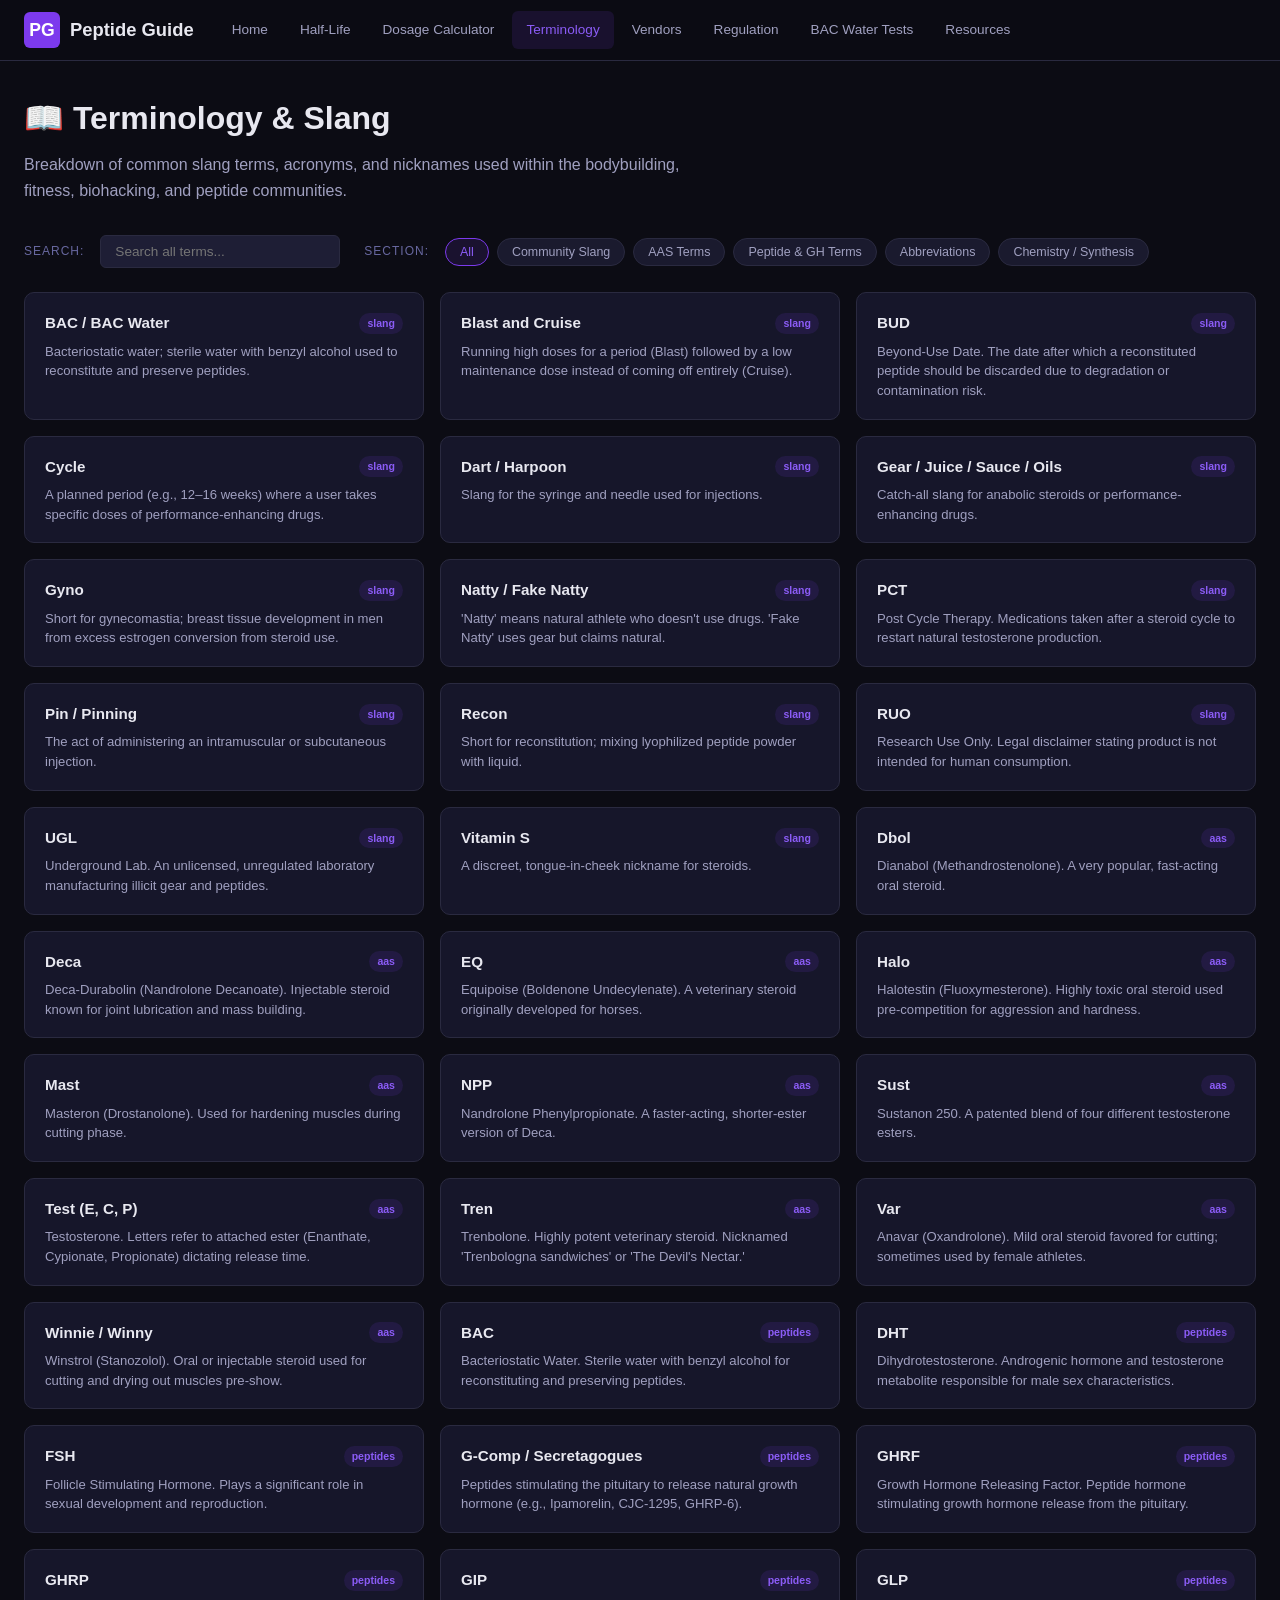
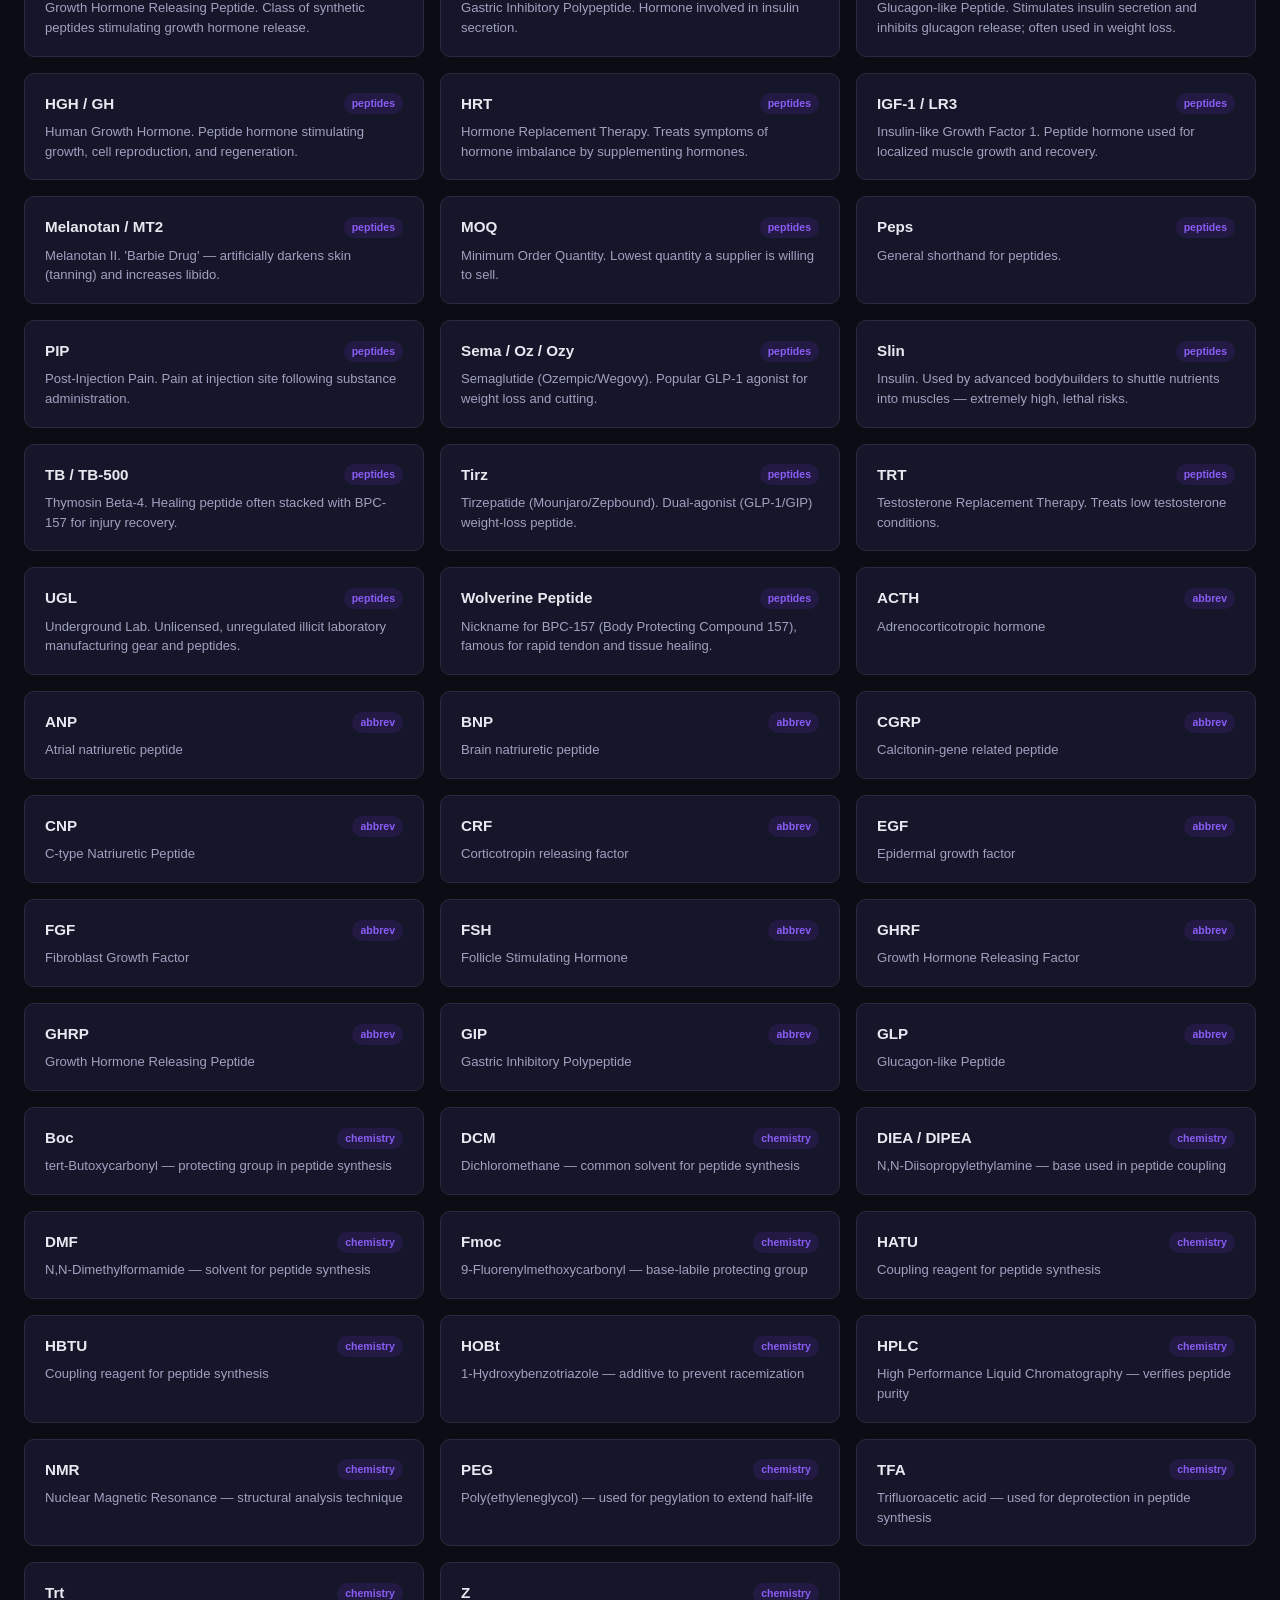
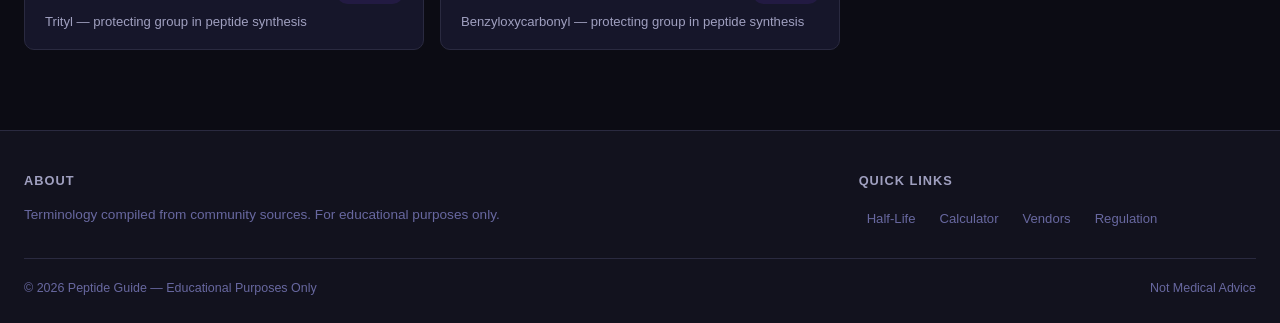
<file: peptide-guide/terminology.html>
<!DOCTYPE html>
<html lang="en">
<head>
  <meta charset="UTF-8">
  <meta name="viewport" content="width=device-width, initial-scale=1.0">
  <title>Terminology & Slang — Peptide Guide</title>
  <meta name="description" content="Complete glossary of peptide acronyms, community slang, bodybuilding terms, and scientific abbreviations.">
  <link rel="stylesheet" href="css/style.css">
  <link rel="icon" type="image/svg+xml" href="data:image/svg+xml,<svg xmlns='http://www.w3.org/2000/svg' viewBox='0 0 100 100'><text y='.9em' font-size='90'>🧬</text></svg>">
</head>
<body>

<nav class="nav">
  <div class="nav-inner">
    <a href="index.html" class="nav-brand">
      <div class="nav-brand-icon">PG</div>
      Peptide Guide
    </a>
    <button class="mobile-menu-btn" aria-label="Menu">☰</button>
    <div class="nav-links">
      <a href="index.html">Home</a>
      <a href="half-life.html">Half-Life</a>
      <a href="dosage.html">Dosage Calculator</a>
      <a href="terminology.html" class="active">Terminology</a>
      <a href="vendors.html">Vendors</a>
      <a href="regulation.html">Regulation</a>
      <a href="bac-water.html">BAC Water Tests</a>
      <a href="resources.html">Resources</a>
    </div>
  </div>
</nav>

<div class="page-content">
  <h1>📖 Terminology & Slang</h1>
  <p>Breakdown of common slang terms, acronyms, and nicknames used within the bodybuilding, fitness, biohacking, and peptide communities.</p>

  <div class="filter-bar">
    <span class="filter-bar-label">SEARCH:</span>
    <input type="text" class="filter-input" id="termSearch" placeholder="Search all terms...">
    <span class="filter-bar-label" style="margin-left:16px">SECTION:</span>
    <button class="filter-tag active" data-section="all">All</button>
    <button class="filter-tag" data-section="slang">Community Slang</button>
    <button class="filter-tag" data-section="aas">AAS Terms</button>
    <button class="filter-tag" data-section="peptides">Peptide & GH Terms</button>
    <button class="filter-tag" data-section="abbrev">Abbreviations</button>
    <button class="filter-tag" data-section="chemistry">Chemistry / Synthesis</button>
  </div>

  <div class="glossary-grid" id="glossaryGrid"></div>

  <div class="empty-state" id="emptyState">
    <div class="empty-state-icon">🔍</div>
    <h3>No terms match your search</h3>
    <p>Try a different search term or section filter.</p>
  </div>
</div>

<footer class="footer">
  <div class="footer-inner">
    <div><h4>About</h4><p>Terminology compiled from community sources. For educational purposes only.</p></div>
    <div><h4>Quick Links</h4><div class="footer-links"><a href="half-life.html">Half-Life</a><a href="dosage.html">Calculator</a><a href="vendors.html">Vendors</a><a href="regulation.html">Regulation</a></div></div>
  </div>
  <div class="footer-bottom"><span>© 2026 Peptide Guide — Educational Purposes Only</span><span>Not Medical Advice</span></div>
</footer>

<script>
const terms = [
  // Community Slang
  {term:"BAC / BAC Water",meaning:"Bacteriostatic water; sterile water with benzyl alcohol used to reconstitute and preserve peptides.",section:"slang"},
  {term:"Blast and Cruise",meaning:"Running high doses for a period (Blast) followed by a low maintenance dose instead of coming off entirely (Cruise).",section:"slang"},
  {term:"BUD",meaning:"Beyond-Use Date. The date after which a reconstituted peptide should be discarded due to degradation or contamination risk.",section:"slang"},
  {term:"Cycle",meaning:"A planned period (e.g., 12–16 weeks) where a user takes specific doses of performance-enhancing drugs.",section:"slang"},
  {term:"Dart / Harpoon",meaning:"Slang for the syringe and needle used for injections.",section:"slang"},
  {term:"Gear / Juice / Sauce / Oils",meaning:"Catch-all slang for anabolic steroids or performance-enhancing drugs.",section:"slang"},
  {term:"Gyno",meaning:"Short for gynecomastia; breast tissue development in men from excess estrogen conversion from steroid use.",section:"slang"},
  {term:"Natty / Fake Natty",meaning:"'Natty' means natural athlete who doesn't use drugs. 'Fake Natty' uses gear but claims natural.",section:"slang"},
  {term:"PCT",meaning:"Post Cycle Therapy. Medications taken after a steroid cycle to restart natural testosterone production.",section:"slang"},
  {term:"Pin / Pinning",meaning:"The act of administering an intramuscular or subcutaneous injection.",section:"slang"},
  {term:"Recon",meaning:"Short for reconstitution; mixing lyophilized peptide powder with liquid.",section:"slang"},
  {term:"RUO",meaning:"Research Use Only. Legal disclaimer stating product is not intended for human consumption.",section:"slang"},
  {term:"UGL",meaning:"Underground Lab. An unlicensed, unregulated laboratory manufacturing illicit gear and peptides.",section:"slang"},
  {term:"Vitamin S",meaning:"A discreet, tongue-in-cheek nickname for steroids.",section:"slang"},

  // AAS Terms
  {term:"Dbol",meaning:"Dianabol (Methandrostenolone). A very popular, fast-acting oral steroid.",section:"aas"},
  {term:"Deca",meaning:"Deca-Durabolin (Nandrolone Decanoate). Injectable steroid known for joint lubrication and mass building.",section:"aas"},
  {term:"EQ",meaning:"Equipoise (Boldenone Undecylenate). A veterinary steroid originally developed for horses.",section:"aas"},
  {term:"Halo",meaning:"Halotestin (Fluoxymesterone). Highly toxic oral steroid used pre-competition for aggression and hardness.",section:"aas"},
  {term:"Mast",meaning:"Masteron (Drostanolone). Used for hardening muscles during cutting phase.",section:"aas"},
  {term:"NPP",meaning:"Nandrolone Phenylpropionate. A faster-acting, shorter-ester version of Deca.",section:"aas"},
  {term:"Sust",meaning:"Sustanon 250. A patented blend of four different testosterone esters.",section:"aas"},
  {term:"Test (E, C, P)",meaning:"Testosterone. Letters refer to attached ester (Enanthate, Cypionate, Propionate) dictating release time.",section:"aas"},
  {term:"Tren",meaning:"Trenbolone. Highly potent veterinary steroid. Nicknamed 'Trenbologna sandwiches' or 'The Devil's Nectar.'",section:"aas"},
  {term:"Var",meaning:"Anavar (Oxandrolone). Mild oral steroid favored for cutting; sometimes used by female athletes.",section:"aas"},
  {term:"Winnie / Winny",meaning:"Winstrol (Stanozolol). Oral or injectable steroid used for cutting and drying out muscles pre-show.",section:"aas"},

  // Peptide & GH Terms
  {term:"BAC",meaning:"Bacteriostatic Water. Sterile water with benzyl alcohol for reconstituting and preserving peptides.",section:"peptides"},
  {term:"DHT",meaning:"Dihydrotestosterone. Androgenic hormone and testosterone metabolite responsible for male sex characteristics.",section:"peptides"},
  {term:"FSH",meaning:"Follicle Stimulating Hormone. Plays a significant role in sexual development and reproduction.",section:"peptides"},
  {term:"G-Comp / Secretagogues",meaning:"Peptides stimulating the pituitary to release natural growth hormone (e.g., Ipamorelin, CJC-1295, GHRP-6).",section:"peptides"},
  {term:"GHRF",meaning:"Growth Hormone Releasing Factor. Peptide hormone stimulating growth hormone release from the pituitary.",section:"peptides"},
  {term:"GHRP",meaning:"Growth Hormone Releasing Peptide. Class of synthetic peptides stimulating growth hormone release.",section:"peptides"},
  {term:"GIP",meaning:"Gastric Inhibitory Polypeptide. Hormone involved in insulin secretion.",section:"peptides"},
  {term:"GLP",meaning:"Glucagon-like Peptide. Stimulates insulin secretion and inhibits glucagon release; often used in weight loss.",section:"peptides"},
  {term:"HGH / GH",meaning:"Human Growth Hormone. Peptide hormone stimulating growth, cell reproduction, and regeneration.",section:"peptides"},
  {term:"HRT",meaning:"Hormone Replacement Therapy. Treats symptoms of hormone imbalance by supplementing hormones.",section:"peptides"},
  {term:"IGF-1 / LR3",meaning:"Insulin-like Growth Factor 1. Peptide hormone used for localized muscle growth and recovery.",section:"peptides"},
  {term:"Melanotan / MT2",meaning:"Melanotan II. 'Barbie Drug' — artificially darkens skin (tanning) and increases libido.",section:"peptides"},
  {term:"MOQ",meaning:"Minimum Order Quantity. Lowest quantity a supplier is willing to sell.",section:"peptides"},
  {term:"Peps",meaning:"General shorthand for peptides.",section:"peptides"},
  {term:"PIP",meaning:"Post-Injection Pain. Pain at injection site following substance administration.",section:"peptides"},
  {term:"Sema / Oz / Ozy",meaning:"Semaglutide (Ozempic/Wegovy). Popular GLP-1 agonist for weight loss and cutting.",section:"peptides"},
  {term:"Slin",meaning:"Insulin. Used by advanced bodybuilders to shuttle nutrients into muscles — extremely high, lethal risks.",section:"peptides"},
  {term:"TB / TB-500",meaning:"Thymosin Beta-4. Healing peptide often stacked with BPC-157 for injury recovery.",section:"peptides"},
  {term:"Tirz",meaning:"Tirzepatide (Mounjaro/Zepbound). Dual-agonist (GLP-1/GIP) weight-loss peptide.",section:"peptides"},
  {term:"TRT",meaning:"Testosterone Replacement Therapy. Treats low testosterone conditions.",section:"peptides"},
  {term:"UGL",meaning:"Underground Lab. Unlicensed, unregulated illicit laboratory manufacturing gear and peptides.",section:"peptides"},
  {term:"Wolverine Peptide",meaning:"Nickname for BPC-157 (Body Protecting Compound 157), famous for rapid tendon and tissue healing.",section:"peptides"},

  // Abbreviations
  {term:"ACTH",meaning:"Adrenocorticotropic hormone",section:"abbrev"},
  {term:"ANP",meaning:"Atrial natriuretic peptide",section:"abbrev"},
  {term:"BNP",meaning:"Brain natriuretic peptide",section:"abbrev"},
  {term:"CGRP",meaning:"Calcitonin-gene related peptide",section:"abbrev"},
  {term:"CNP",meaning:"C-type Natriuretic Peptide",section:"abbrev"},
  {term:"CRF",meaning:"Corticotropin releasing factor",section:"abbrev"},
  {term:"EGF",meaning:"Epidermal growth factor",section:"abbrev"},
  {term:"FGF",meaning:"Fibroblast Growth Factor",section:"abbrev"},
  {term:"FSH",meaning:"Follicle Stimulating Hormone",section:"abbrev"},
  {term:"GHRF",meaning:"Growth Hormone Releasing Factor",section:"abbrev"},
  {term:"GHRP",meaning:"Growth Hormone Releasing Peptide",section:"abbrev"},
  {term:"GIP",meaning:"Gastric Inhibitory Polypeptide",section:"abbrev"},
  {term:"GLP",meaning:"Glucagon-like Peptide",section:"abbrev"},

  // Chemistry / Synthesis
  {term:"Boc",meaning:"tert-Butoxycarbonyl — protecting group in peptide synthesis",section:"chemistry"},
  {term:"DCM",meaning:"Dichloromethane — common solvent for peptide synthesis",section:"chemistry"},
  {term:"DIEA / DIPEA",meaning:"N,N-Diisopropylethylamine — base used in peptide coupling",section:"chemistry"},
  {term:"DMF",meaning:"N,N-Dimethylformamide — solvent for peptide synthesis",section:"chemistry"},
  {term:"Fmoc",meaning:"9-Fluorenylmethoxycarbonyl — base-labile protecting group",section:"chemistry"},
  {term:"HATU",meaning:"Coupling reagent for peptide synthesis",section:"chemistry"},
  {term:"HBTU",meaning:"Coupling reagent for peptide synthesis",section:"chemistry"},
  {term:"HOBt",meaning:"1-Hydroxybenzotriazole — additive to prevent racemization",section:"chemistry"},
  {term:"HPLC",meaning:"High Performance Liquid Chromatography — verifies peptide purity",section:"chemistry"},
  {term:"NMR",meaning:"Nuclear Magnetic Resonance — structural analysis technique",section:"chemistry"},
  {term:"PEG",meaning:"Poly(ethyleneglycol) — used for pegylation to extend half-life",section:"chemistry"},
  {term:"TFA",meaning:"Trifluoroacetic acid — used for deprotection in peptide synthesis",section:"chemistry"},
  {term:"Trt",meaning:"Trityl — protecting group in peptide synthesis",section:"chemistry"},
  {term:"Z",meaning:"Benzyloxycarbonyl — protecting group in peptide synthesis",section:"chemistry"}
];

let activeSection = 'all';

function renderTerms(filtered) {
  const grid = document.getElementById('glossaryGrid');
  const empty = document.getElementById('emptyState');
  if (filtered.length === 0) {
    grid.innerHTML = '';
    empty.classList.add('show');
    return;
  }
  empty.classList.remove('show');
  grid.innerHTML = filtered.map(t => `
    <div class="glossary-card">
      <h4>${t.term} <span class="category-badge">${t.section}</span></h4>
      <p>${t.meaning}</p>
    </div>
  `).join('');
}

function applyFilters() {
  const query = document.getElementById('termSearch').value.toLowerCase();
  let filtered = terms;
  if (activeSection !== 'all') {
    filtered = filtered.filter(t => t.section === activeSection);
  }
  if (query) {
    filtered = filtered.filter(t => t.term.toLowerCase().includes(query) || t.meaning.toLowerCase().includes(query));
  }
  renderTerms(filtered);
}

document.getElementById('termSearch').addEventListener('input', applyFilters);

document.querySelectorAll('[data-section]').forEach(btn => {
  btn.addEventListener('click', function() {
    document.querySelectorAll('[data-section]').forEach(b => b.classList.remove('active'));
    this.classList.add('active');
    activeSection = this.dataset.section;
    applyFilters();
  });
});

// Initial render
renderTerms(terms);
</script>
</body>
</html>
</file>
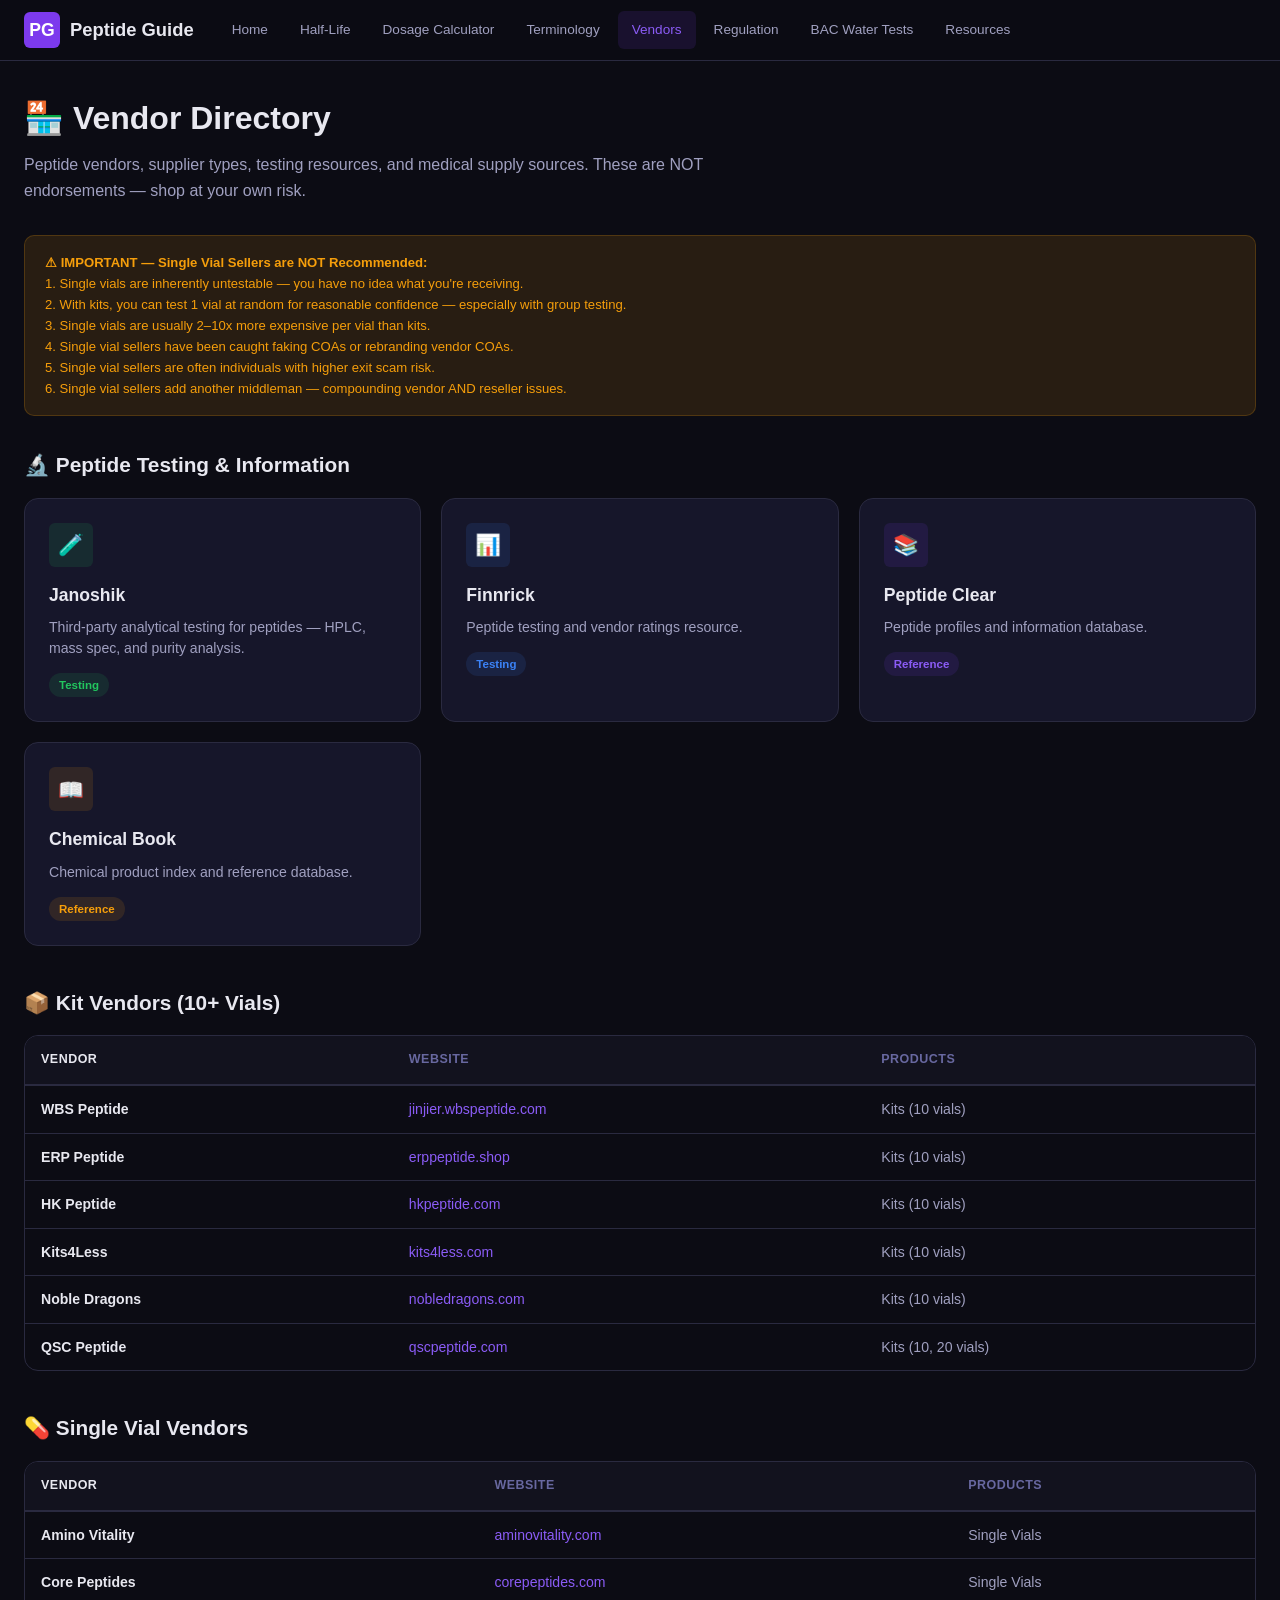
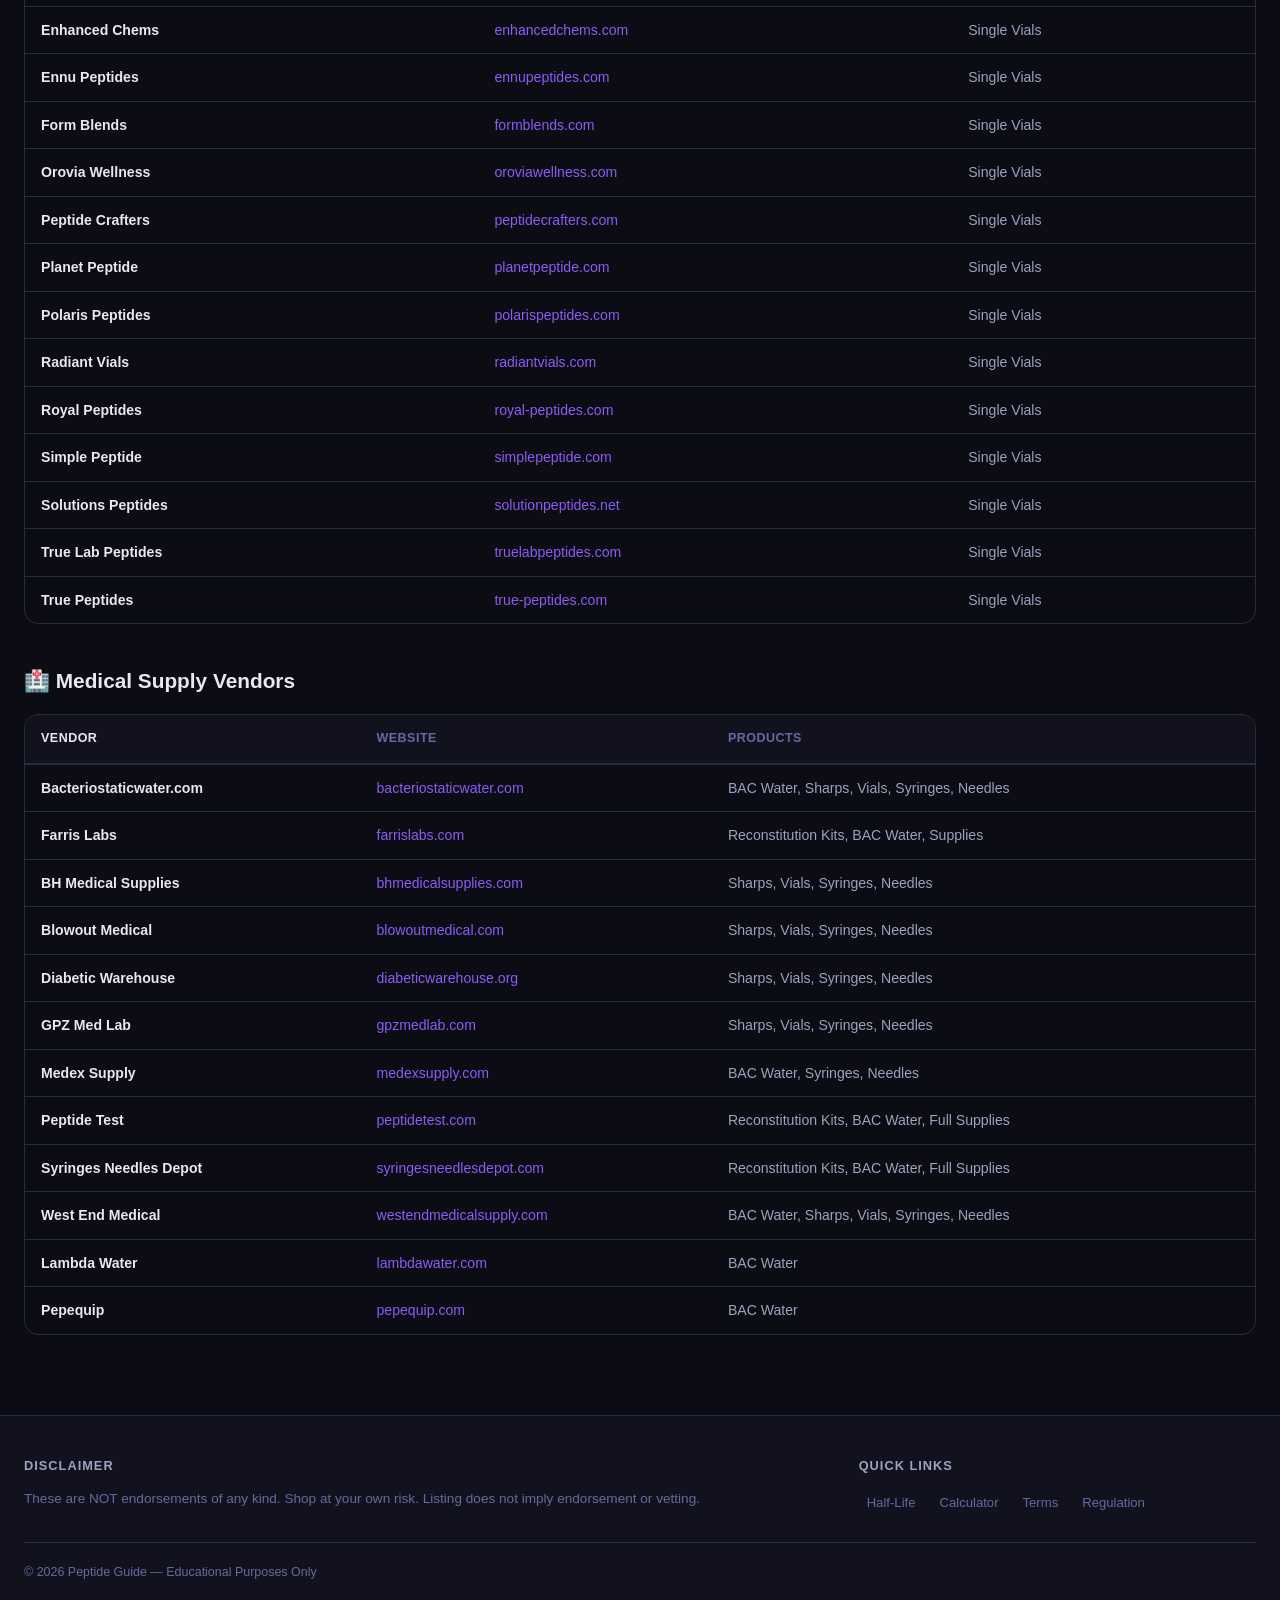
<file: peptide-guide/vendors.html>
<!DOCTYPE html>
<html lang="en">
<head>
  <meta charset="UTF-8">
  <meta name="viewport" content="width=device-width, initial-scale=1.0">
  <title>Vendor Directory — Peptide Guide</title>
  <meta name="description" content="Peptide vendor directory, medical supply sources, and testing services. Includes guidance on single vials vs kits.">
  <link rel="stylesheet" href="css/style.css">
  <link rel="icon" type="image/svg+xml" href="data:image/svg+xml,<svg xmlns='http://www.w3.org/2000/svg' viewBox='0 0 100 100'><text y='.9em' font-size='90'>🧬</text></svg>">
</head>
<body>

<nav class="nav">
  <div class="nav-inner">
    <a href="index.html" class="nav-brand"><div class="nav-brand-icon">PG</div>Peptide Guide</a>
    <button class="mobile-menu-btn" aria-label="Menu">☰</button>
    <div class="nav-links">
      <a href="index.html">Home</a><a href="half-life.html">Half-Life</a><a href="dosage.html">Dosage Calculator</a>
      <a href="terminology.html">Terminology</a><a href="vendors.html" class="active">Vendors</a>
      <a href="regulation.html">Regulation</a><a href="bac-water.html">BAC Water Tests</a><a href="resources.html">Resources</a>
    </div>
  </div>
</nav>

<div class="page-content">
  <h1>🏪 Vendor Directory</h1>
  <p>Peptide vendors, supplier types, testing resources, and medical supply sources. These are NOT endorsements — shop at your own risk.</p>

  <div class="disclaimer">
    <strong>⚠ IMPORTANT — Single Vial Sellers are NOT Recommended:</strong><br>
    1. Single vials are inherently untestable — you have no idea what you're receiving.<br>
    2. With kits, you can test 1 vial at random for reasonable confidence — especially with group testing.<br>
    3. Single vials are usually 2–10x more expensive per vial than kits.<br>
    4. Single vial sellers have been caught faking COAs or rebranding vendor COAs.<br>
    5. Single vial sellers are often individuals with higher exit scam risk.<br>
    6. Single vial sellers add another middleman — compounding vendor AND reseller issues.
  </div>

  <!-- Testing Resources -->
  <h2 style="font-size:1.3rem;margin-bottom:16px">🔬 Peptide Testing & Information</h2>
  <div class="card-grid" style="margin-bottom:40px">
    <a href="https://janoshik.com/" target="_blank" class="card" style="text-decoration:none;color:inherit">
      <div class="card-icon" style="background:var(--green-soft)">🧪</div>
      <h3>Janoshik</h3>
      <p>Third-party analytical testing for peptides — HPLC, mass spec, and purity analysis.</p>
      <div class="card-meta"><span class="badge badge-green">Testing</span></div>
    </a>
    <a href="https://www.finnrick.com/" target="_blank" class="card" style="text-decoration:none;color:inherit">
      <div class="card-icon" style="background:var(--blue-soft)">📊</div>
      <h3>Finnrick</h3>
      <p>Peptide testing and vendor ratings resource.</p>
      <div class="card-meta"><span class="badge badge-blue">Testing</span></div>
    </a>
    <a href="https://peptideclear.com/peptides" target="_blank" class="card" style="text-decoration:none;color:inherit">
      <div class="card-icon" style="background:var(--accent-soft)">📚</div>
      <h3>Peptide Clear</h3>
      <p>Peptide profiles and information database.</p>
      <div class="card-meta"><span class="badge badge-accent">Reference</span></div>
    </a>
    <a href="https://m.chemicalbook.com/ProductIndex_En.aspx" target="_blank" class="card" style="text-decoration:none;color:inherit">
      <div class="card-icon" style="background:var(--amber-soft)">📖</div>
      <h3>Chemical Book</h3>
      <p>Chemical product index and reference database.</p>
      <div class="card-meta"><span class="badge badge-amber">Reference</span></div>
    </a>
  </div>

  <!-- Kit Vendors -->
  <h2 style="font-size:1.3rem;margin-bottom:16px">📦 Kit Vendors (10+ Vials)</h2>
  <div class="table-wrap" style="margin-bottom:40px">
    <table>
      <thead><tr><th>Vendor</th><th>Website</th><th>Products</th></tr></thead>
      <tbody>
        <tr><td>WBS Peptide</td><td><a href="https://jinjier.wbspeptide.com/" target="_blank">jinjier.wbspeptide.com</a></td><td>Kits (10 vials)</td></tr>
        <tr><td>ERP Peptide</td><td><a href="https://linda.erppeptide.shop/products/111" target="_blank">erppeptide.shop</a></td><td>Kits (10 vials)</td></tr>
        <tr><td>HK Peptide</td><td><a href="https://www.hkpeptide.com" target="_blank">hkpeptide.com</a></td><td>Kits (10 vials)</td></tr>
        <tr><td>Kits4Less</td><td><a href="https://kits4less.com/" target="_blank">kits4less.com</a></td><td>Kits (10 vials)</td></tr>
        <tr><td>Noble Dragons</td><td><a href="https://buy.nobledragons.com" target="_blank">nobledragons.com</a></td><td>Kits (10 vials)</td></tr>
        <tr><td>QSC Peptide</td><td><a href="https://qscpeptide.com/" target="_blank">qscpeptide.com</a></td><td>Kits (10, 20 vials)</td></tr>
      </tbody>
    </table>
  </div>

  <!-- Single Vial Vendors -->
  <h2 style="font-size:1.3rem;margin-bottom:16px">💊 Single Vial Vendors</h2>
  <div class="table-wrap" style="margin-bottom:40px">
    <table>
      <thead><tr><th>Vendor</th><th>Website</th><th>Products</th></tr></thead>
      <tbody>
        <tr><td>Amino Vitality</td><td><a href="https://aminovitality.com/" target="_blank">aminovitality.com</a></td><td>Single Vials</td></tr>
        <tr><td>Core Peptides</td><td><a href="https://www.corepeptides.com/" target="_blank">corepeptides.com</a></td><td>Single Vials</td></tr>
        <tr><td>Enhanced Chems</td><td><a href="https://enhancedchems.com/shop/" target="_blank">enhancedchems.com</a></td><td>Single Vials</td></tr>
        <tr><td>Ennu Peptides</td><td><a href="https://ennupeptides.com/" target="_blank">ennupeptides.com</a></td><td>Single Vials</td></tr>
        <tr><td>Form Blends</td><td><a href="https://formblends.com/products" target="_blank">formblends.com</a></td><td>Single Vials</td></tr>
        <tr><td>Orovia Wellness</td><td><a href="https://oroviawellness.com/shop/" target="_blank">oroviawellness.com</a></td><td>Single Vials</td></tr>
        <tr><td>Peptide Crafters</td><td><a href="https://www.peptidecrafters.com" target="_blank">peptidecrafters.com</a></td><td>Single Vials</td></tr>
        <tr><td>Planet Peptide</td><td><a href="https://www.planetpeptide.com" target="_blank">planetpeptide.com</a></td><td>Single Vials</td></tr>
        <tr><td>Polaris Peptides</td><td><a href="https://www.polarispeptides.com" target="_blank">polarispeptides.com</a></td><td>Single Vials</td></tr>
        <tr><td>Radiant Vials</td><td><a href="https://radiantvials.com/#catalog" target="_blank">radiantvials.com</a></td><td>Single Vials</td></tr>
        <tr><td>Royal Peptides</td><td><a href="https://www.royal-peptides.com" target="_blank">royal-peptides.com</a></td><td>Single Vials</td></tr>
        <tr><td>Simple Peptide</td><td><a href="https://www.simplepeptide.com" target="_blank">simplepeptide.com</a></td><td>Single Vials</td></tr>
        <tr><td>Solutions Peptides</td><td><a href="https://www.solutionpeptides.net" target="_blank">solutionpeptides.net</a></td><td>Single Vials</td></tr>
        <tr><td>True Lab Peptides</td><td><a href="https://www.truelabpeptides.com" target="_blank">truelabpeptides.com</a></td><td>Single Vials</td></tr>
        <tr><td>True Peptides</td><td><a href="https://true-peptides.com" target="_blank">true-peptides.com</a></td><td>Single Vials</td></tr>
      </tbody>
    </table>
  </div>

  <!-- Medical Supply Vendors -->
  <h2 style="font-size:1.3rem;margin-bottom:16px">🏥 Medical Supply Vendors</h2>
  <div class="table-wrap">
    <table>
      <thead><tr><th>Vendor</th><th>Website</th><th>Products</th></tr></thead>
      <tbody>
        <tr><td>Bacteriostaticwater.com</td><td><a href="https://www.bacteriostaticwater.com" target="_blank">bacteriostaticwater.com</a></td><td>BAC Water, Sharps, Vials, Syringes, Needles</td></tr>
        <tr><td>Farris Labs</td><td><a href="https://www.farrislabs.com/products" target="_blank">farrislabs.com</a></td><td>Reconstitution Kits, BAC Water, Supplies</td></tr>
        <tr><td>BH Medical Supplies</td><td><a href="https://bhmedicalsupplies.com/" target="_blank">bhmedicalsupplies.com</a></td><td>Sharps, Vials, Syringes, Needles</td></tr>
        <tr><td>Blowout Medical</td><td><a href="https://www.blowoutmedical.com/" target="_blank">blowoutmedical.com</a></td><td>Sharps, Vials, Syringes, Needles</td></tr>
        <tr><td>Diabetic Warehouse</td><td><a href="https://www.diabeticwarehouse.org/" target="_blank">diabeticwarehouse.org</a></td><td>Sharps, Vials, Syringes, Needles</td></tr>
        <tr><td>GPZ Med Lab</td><td><a href="https://www.gpzmedlab.com/" target="_blank">gpzmedlab.com</a></td><td>Sharps, Vials, Syringes, Needles</td></tr>
        <tr><td>Medex Supply</td><td><a href="https://www.medexsupply.com/" target="_blank">medexsupply.com</a></td><td>BAC Water, Syringes, Needles</td></tr>
        <tr><td>Peptide Test</td><td><a href="https://www.peptidetest.com/" target="_blank">peptidetest.com</a></td><td>Reconstitution Kits, BAC Water, Full Supplies</td></tr>
        <tr><td>Syringes Needles Depot</td><td><a href="https://www.syringesneedlesdepot.com/" target="_blank">syringesneedlesdepot.com</a></td><td>Reconstitution Kits, BAC Water, Full Supplies</td></tr>
        <tr><td>West End Medical</td><td><a href="https://westendmedicalsupply.com/" target="_blank">westendmedicalsupply.com</a></td><td>BAC Water, Sharps, Vials, Syringes, Needles</td></tr>
        <tr><td>Lambda Water</td><td><a href="https://www.lambdawater.com/" target="_blank">lambdawater.com</a></td><td>BAC Water</td></tr>
        <tr><td>Pepequip</td><td><a href="https://www.pepequip.com/" target="_blank">pepequip.com</a></td><td>BAC Water</td></tr>
      </tbody>
    </table>
  </div>
</div>

<footer class="footer">
  <div class="footer-inner">
    <div><h4>Disclaimer</h4><p>These are NOT endorsements of any kind. Shop at your own risk. Listing does not imply endorsement or vetting.</p></div>
    <div><h4>Quick Links</h4><div class="footer-links"><a href="half-life.html">Half-Life</a><a href="dosage.html">Calculator</a><a href="terminology.html">Terms</a><a href="regulation.html">Regulation</a></div></div>
  </div>
  <div class="footer-bottom"><span>© 2026 Peptide Guide — Educational Purposes Only</span></div>
</footer>

<script src="js/main.js"></script>
</body>
</html>
</file>
<file: body-harmony/css/style.css>
/* Body Harmony design tokens: cool paper, deep ink, signal blue. */
/* Body Harmony: dark luxe theme after the parent brand (J Harmony). Ink, ivory, gold; readable type. */
:root{
  --bg:#121110;--surface:#1b1916;--surface2:#24211b;--ink:#efe9dd;--muted:#a39b8a;--line:rgba(201,169,106,.24);
  --accent:#c9a96a;--accent-ink:#121110;--accent-soft:rgba(201,169,106,.12);--gold-dim:#8f7a4e;
  --warn:#e3b562;--warn-soft:rgba(227,181,98,.12);--bad:#ee9186;--bad-soft:rgba(238,145,134,.13);
  --good:#86cfa5;--good-soft:rgba(134,207,165,.12);--info:#93b8ea;--info-soft:rgba(147,184,234,.12);
  --deep:#1b1916;--deep-ink:#efe9dd;--deep-muted:#a39b8a;
  --shadow:none;--radius:2px;
  --mono:ui-monospace,"Cascadia Mono",Consolas,Menlo,monospace;
  --sans:"Inter","Segoe UI Variable","Segoe UI",system-ui,-apple-system,Roboto,"Helvetica Neue",Arial,sans-serif;
  --serif:"Source Serif 4","Source Serif Pro",Georgia,"Times New Roman",serif;
  color-scheme:dark;
}
:root[data-theme=light]{
  --bg:#f6f2ea;--surface:#fffdf8;--surface2:#efe9dc;--ink:#1b1916;--muted:#6a6455;--line:rgba(143,110,46,.28);
  --accent:#8a6a2a;--accent-ink:#ffffff;--accent-soft:rgba(138,106,42,.10);
  --warn:#9a5b06;--warn-soft:#fbf0d6;--bad:#b3261e;--bad-soft:#fbe6e3;--good:#0f6b3f;--good-soft:#dcf1e5;--info:#1c57b8;--info-soft:#e4ecfa;
  --deep:#fffdf8;--deep-ink:#1b1916;--deep-muted:#6a6455;color-scheme:light;
}
*{box-sizing:border-box}
html{scroll-behavior:smooth;scroll-padding-top:76px}
body{margin:0;background:var(--bg);color:var(--ink);font:15px/1.65 var(--sans);-webkit-font-smoothing:antialiased}
a{color:var(--accent);text-decoration-thickness:1px;text-underline-offset:2px}
a:hover{text-decoration-thickness:2px}
h1,h2,h3,h4{font-family:var(--serif);line-height:1.15;margin:0 0 .5em;letter-spacing:-.01em;font-weight:600}
h1{font-size:2.4rem;letter-spacing:-.015em}h2{font-size:1.55rem}h3{font-size:1.15rem}
p{margin:.5em 0 1em}
button,input,select{font:inherit;color:inherit}
.sr{position:absolute;left:-9999px}
/* header */
.top{position:sticky;top:0;z-index:50;background:var(--surface);border-bottom:1px solid var(--line)}
.top-in{max-width:1280px;margin:auto;display:flex;align-items:center;gap:14px;padding:10px 20px}
.brand{display:flex;align-items:center;gap:10px;font-family:var(--serif);font-weight:700;font-size:1.15rem;color:var(--ink);text-decoration:none;white-space:nowrap}
.brand .logo{width:30px;height:30px;border-radius:8px;background:var(--accent);color:var(--accent-ink);display:grid;place-items:center;font:700 14px var(--mono)}
.gsearch{flex:1;max-width:520px;margin-left:auto;position:relative}
.gsearch input{width:100%;padding:9px 14px 9px 36px;border:1px solid var(--line);border-radius:10px;background:var(--bg);outline:none}
.gsearch input:focus{border-color:var(--accent);box-shadow:0 0 0 3px var(--accent-soft)}
.gsearch .ico{position:absolute;left:13px;top:50%;transform:translateY(-50%);color:var(--muted);pointer-events:none}
.gsearch kbd{position:absolute;right:12px;top:50%;transform:translateY(-50%);font:11px var(--mono);color:var(--muted);border:1px solid var(--line);border-radius:5px;padding:0 5px}
.iconbtn{border:1px solid var(--line);background:var(--surface);border-radius:10px;width:38px;height:38px;cursor:pointer;display:grid;place-items:center}
.iconbtn:hover{border-color:var(--accent)}
#results{position:absolute;top:calc(100% + 8px);left:0;right:0;background:var(--surface);border:1px solid var(--line);border-radius:var(--radius);box-shadow:var(--shadow);max-height:70vh;overflow:auto;display:none}
#results.open{display:block}
#results .grp{padding:6px 14px;font:600 12px var(--sans);color:var(--muted);background:var(--surface2);position:sticky;top:0}
#results a.hit{display:block;padding:8px 14px;color:var(--ink);text-decoration:none;border-bottom:1px solid var(--line)}
#results a.hit:hover,#results a.hit.sel{background:var(--accent-soft)}
#results .hit b{display:block;font-weight:600}
#results .hit span{color:var(--muted);font-size:13px;display:block;overflow:hidden;text-overflow:ellipsis;white-space:nowrap}
#results .none{padding:16px;color:var(--muted)}
mark{background:color-mix(in srgb,var(--warn) 35%,transparent);color:inherit;border-radius:3px;padding:0 1px}
/* layout */
.wrap{max-width:1280px;margin:auto;display:grid;grid-template-columns:230px 1fr;gap:28px;padding:22px 20px 60px}
nav.side{position:sticky;top:78px;align-self:start;max-height:calc(100vh - 92px);overflow:auto;padding-right:4px}
nav.side a{display:flex;gap:10px;align-items:center;padding:8px 12px;border-radius:8px;color:var(--muted);text-decoration:none;font-weight:500;border-left:3px solid transparent}
nav.side a:hover{background:var(--surface2);color:var(--ink)}
nav.side a.on{background:var(--accent-soft);color:var(--accent);border-left-color:var(--accent);font-weight:600}
nav.side .ic{width:20px;text-align:center}
nav.side .sep{font:600 12px var(--sans);color:var(--muted);padding:16px 12px 4px;opacity:.8}
main{min-width:0}
.sec{display:none}.sec.on{display:block}
.page-head{margin-bottom:18px}
.upd,.page-head .upd{display:inline-block;font:500 12.5px var(--sans);font-variant-numeric:tabular-nums;color:var(--muted);background:var(--surface2);border-radius:6px;padding:2px 9px}
.lead{font-size:1.05rem;color:var(--muted);max-width:68ch}
.card{background:var(--surface);border:1px solid var(--line);border-radius:var(--radius);padding:20px 22px;box-shadow:var(--shadow);margin-bottom:18px}
.card>h3:first-child,.card>h2:first-child{margin-top:0}
.grid{display:grid;gap:14px}
.g2{grid-template-columns:repeat(auto-fit,minmax(300px,1fr))}
.g3{grid-template-columns:repeat(auto-fit,minmax(240px,1fr))}
.g4{grid-template-columns:repeat(auto-fit,minmax(180px,1fr))}
.callout{border-left:3px solid var(--info);background:var(--info-soft);padding:12px 16px;border-radius:4px 10px 10px 4px;margin:14px 0}
.callout.warn{border-color:var(--warn);background:var(--warn-soft)}
.callout.bad{border-color:var(--bad);background:var(--bad-soft)}
.callout.good{border-color:var(--good);background:var(--good-soft)}
.callout>:last-child{margin-bottom:0}
.callout h4{margin-bottom:.3em;font-family:var(--sans)}
.disclaimer{font-size:13.5px}
/* tables */
.tools{display:flex;flex-wrap:wrap;gap:10px;align-items:center;margin:8px 0 12px}
.tools input[type=search],.tools input[type=text],.tools select{padding:8px 12px;border:1px solid var(--line);border-radius:10px;background:var(--surface);outline:none;min-width:200px}
.tools input:focus,.tools select:focus,.field input:focus,.field select:focus{border-color:var(--accent);box-shadow:0 0 0 3px var(--accent-soft)}
.count{margin-left:auto;font-size:13px;color:var(--muted)}
.chips{display:flex;flex-wrap:wrap;gap:6px}
.chip{border:1px solid var(--line);background:var(--surface);border-radius:8px;padding:4px 12px;font-size:13px;cursor:pointer}
.chip:hover{border-color:var(--accent)}
.chip.on{background:var(--accent);border-color:var(--accent);color:var(--accent-ink)}
.tw{overflow:auto;border:1px solid var(--line);border-radius:var(--radius);background:var(--surface);max-height:75vh}
table{border-collapse:collapse;width:100%;font-size:14px}
th,td{padding:9px 12px;text-align:left;vertical-align:top;border-bottom:1px solid var(--line)}
thead th{position:sticky;top:0;background:var(--surface2);z-index:2;font-weight:600;font-size:13px;color:var(--muted);white-space:nowrap;cursor:pointer;user-select:none}
thead th.nosort{cursor:default}
thead th .arr{opacity:.4;margin-left:4px;font-size:11px}
tbody tr:hover{background:color-mix(in srgb,var(--accent-soft) 55%,transparent)}
tbody tr:last-child td{border-bottom:0}
td.name{font-weight:600}
td.num,th.num{text-align:right;font-variant-numeric:tabular-nums}
.mono{font-family:var(--mono)}
.pill{display:inline-block;padding:1px 9px;border-radius:6px;font-size:12px;font-weight:600;white-space:nowrap}
.pill.good{background:var(--good-soft);color:var(--good)}
.pill.bad{background:var(--bad-soft);color:var(--bad)}
.pill.warn{background:var(--warn-soft);color:var(--warn)}
.pill.info{background:var(--info-soft);color:var(--info)}
.pill.muted{background:var(--surface2);color:var(--muted)}
.tag{display:inline-block;margin:2px 4px 2px 0;padding:1px 9px;border-radius:7px;background:var(--surface2);font-size:12.5px;white-space:nowrap}
/* link cards */
.lc{display:flex;flex-direction:column;gap:6px;padding:14px 16px;border:1px solid var(--line);border-radius:var(--radius);background:var(--surface);text-decoration:none;color:var(--ink)}
a.lc:hover{border-color:var(--accent)}
.lc .t{font-weight:600}.lc .u{font:12.5px var(--sans);color:var(--accent);overflow:hidden;text-overflow:ellipsis;white-space:nowrap}
.lc .d{color:var(--muted);font-size:13.5px}
.dirgrid .lc .n{font:500 12.5px var(--sans);color:var(--muted);font-variant-numeric:tabular-nums}
/* stats */
.stat{padding:16px;border-radius:var(--radius);border:1px solid var(--line);background:var(--surface);text-align:center}
.stat .v{font:700 2.1rem var(--serif);line-height:1}
.stat .l{font-size:12.5px;color:var(--muted);margin-top:6px}
.stat.good .v{color:var(--good)}.stat.bad .v{color:var(--bad)}
.bars .row{display:grid;grid-template-columns:170px 1fr 90px;gap:10px;align-items:center;margin:8px 0;font-size:14px}
.bars .bar{height:14px;background:var(--surface2);border-radius:99px;overflow:hidden}
.bars .bar i{display:block;height:100%;border-radius:99px;background:var(--bad)}
/* images */
figure{margin:0 0 18px}
figure img{max-width:100%;height:auto;border-radius:10px;border:1px solid var(--line);cursor:zoom-in;display:block;background:#fff}
figcaption{font-size:13px;color:var(--muted);margin-top:6px}
#lightbox{position:fixed;inset:0;background:rgba(0,0,0,.88);display:none;z-index:100;overflow:auto;padding:20px;cursor:zoom-out}
#lightbox.open{display:block}
#lightbox img{display:block;margin:auto;max-width:min(1400px,100%);border-radius:8px}
/* calculator */
.calc{display:grid;grid-template-columns:minmax(0,1.1fr) minmax(0,1fr);gap:20px}
.calc.sim{grid-template-columns:minmax(0,.85fr) minmax(0,1.15fr)}
.field{display:flex;flex-direction:column;gap:4px;margin-bottom:12px}
.field label{font-size:13px;font-weight:600;color:var(--muted)}
.field input,.field select{padding:9px 12px;border:1px solid var(--line);border-radius:10px;background:var(--surface);outline:none;width:100%}
.frow{display:grid;grid-template-columns:1fr 1fr;gap:12px}
.result{background:var(--deep);color:var(--accent-ink);border-radius:var(--radius);padding:20px;text-align:center}
.result .big{font:700 3.2rem var(--serif);line-height:1}
.result .big{color:var(--deep-ink)}
.result .sub{opacity:.85;margin-top:4px}
.syringe{margin:16px 0 6px}
.syringe .barrel{position:relative;height:34px;border:2px solid var(--ink);border-radius:6px;background:var(--surface);overflow:hidden}
.syringe .fill{position:absolute;inset:0 auto 0 0;background:linear-gradient(90deg,var(--accent),color-mix(in srgb,var(--accent) 65%,#fff));width:0;transition:width .3s}
.syringe .ticks{position:absolute;inset:0;background:repeating-linear-gradient(90deg,transparent 0,transparent calc(10% - 1px),var(--ink) calc(10% - 1px),var(--ink) 10%);opacity:.55}
.syringe .lab{display:flex;justify-content:space-between;font:11px var(--mono);color:var(--muted);margin-top:2px}
.kv{display:grid;grid-template-columns:auto 1fr;gap:4px 14px;font-size:14px}
.kv dt{color:var(--muted)}.kv dd{margin:0;font-weight:600}
.btn{border:1px solid var(--accent);background:var(--accent);color:var(--accent-ink);padding:8px 16px;border-radius:10px;cursor:pointer;font-weight:600}
.btn.ghost{background:transparent;color:var(--accent)}
.subnav{display:flex;flex-wrap:wrap;gap:6px;margin-bottom:18px}
.subnav a{padding:5px 14px;border-radius:8px;border:1px solid var(--line);background:var(--surface);text-decoration:none;color:var(--ink);font-size:13.5px}
.subnav a:hover{border-color:var(--accent)}
.subnav a.on{background:var(--accent);border-color:var(--accent);color:var(--accent-ink)}
.tabpane{display:none}.tabpane.on{display:block}
/* matrix */
td.over{color:var(--warn);font-weight:600}
td.mcol{font-variant-numeric:tabular-nums;text-align:right;white-space:nowrap}
.gh th{text-align:center;background:var(--surface2)}
/* chart */
.chart{width:100%;height:auto;display:block;background:var(--surface);border:1px solid var(--line);border-radius:10px}
.chart text{font:12px var(--mono);fill:var(--muted)}
/* article cards */
.art{padding:16px 18px;border:1px solid var(--line);border-radius:var(--radius);background:var(--surface);display:flex;flex-direction:column;gap:6px}
.art .meta{font-size:12.5px;color:var(--muted);display:flex;flex-wrap:wrap;gap:4px 12px}
.art h4{font-family:var(--sans);font-size:1rem;margin:0}
.art .num{font:600 12px var(--sans);color:var(--accent)}
.prose p{max-width:80ch}
.prose h3{margin-top:1.6em}
.tl{border-left:2px solid var(--line);margin-left:6px;padding-left:20px}
.tl .ev{position:relative;padding:0 0 18px}
.tl .ev:before{content:"";position:absolute;left:-27px;top:6px;width:12px;height:12px;border-radius:50%;background:var(--accent);border:3px solid var(--bg)}
.tl .ev .dt{font:600 12.5px var(--sans);color:var(--accent)}
.tl .ev .who{font-weight:600}
.empty{padding:30px;text-align:center;color:var(--muted)}
footer{border-top:1px solid var(--line);padding:24px 20px;text-align:center;color:var(--muted);font-size:13px;max-width:1280px;margin:auto}
.menu-btn{display:none}
@media(max-width:900px){
  .wrap{grid-template-columns:1fr;gap:10px}
  nav.side{position:fixed;inset:60px 0 0 0;background:var(--bg);z-index:40;padding:14px 20px;display:none;max-height:none}
  nav.side.open{display:block}
  .menu-btn{display:grid}
  .calc{grid-template-columns:1fr}
  .brand span.w{display:none}
  .bars .row{grid-template-columns:100px 1fr 70px}
  h1{font-size:1.6rem}
}
@media print{.top,nav.side,.tools,.subnav{display:none}.wrap{display:block}.sec{display:block!important;page-break-before:always}}

sup.fn{font-size:.7em;margin-left:2px}sup.fn a{text-decoration:none;font-weight:600}
.fnlist{padding-left:22px}.fnlist li{margin:6px 0}.fnlist li.flash{background:var(--info-soft);border-radius:6px}
.muted{color:var(--muted)}.tools-row{margin:8px 0}

/* ---------- Regulation page: newsroom layout ---------- */
.masthead{margin-bottom:22px}
.mh-top{display:flex;flex-wrap:wrap;align-items:baseline;gap:8px 16px}
.mh-top h1{margin:0}
.strip{display:flex;flex-wrap:wrap;align-items:center;gap:4px 12px;font-size:13px;color:var(--muted);margin:10px 0 12px;font-variant-numeric:tabular-nums}
.strip .sep{opacity:.4}
.strip .dot{width:9px;height:9px;border-radius:50%;background:var(--good);box-shadow:0 0 0 0 var(--good)}
.strip .dot.live{animation:pulse 2.4s ease-out 1}
.strip .dot.idle{background:var(--warn)}
@keyframes pulse{0%{box-shadow:0 0 0 0 color-mix(in srgb,var(--good) 55%,transparent)}100%{box-shadow:0 0 0 12px transparent}}
.lead-grid{display:grid;grid-template-columns:minmax(0,1.55fr) minmax(0,1fr);gap:18px;margin-bottom:26px}
.lead-story{background:var(--deep);color:var(--deep-ink);border-radius:0;padding:30px 32px}
.lead-story .kick,.kick{display:inline-block;font:600 13px var(--sans);color:var(--deep-muted);margin-bottom:10px}
.kick.bad{color:var(--bad)}
.lead-story h2{font-size:clamp(1.7rem,3.2vw,2.4rem);line-height:1.08;letter-spacing:-.03em;margin:0 0 14px;color:var(--ink)}
.lead-story .dek{font-size:1.05rem;color:var(--deep-muted);max-width:60ch;margin:0 0 18px}
.lead-story ul{margin:0 0 20px;padding:0;list-style:none;border-top:1px solid var(--line)}
.lead-story li{padding:10px 0;border-bottom:1px solid var(--line);color:var(--ink)}
.lead-story sup.fn a{color:var(--accent)}
.lead-cta{display:inline-block;border:1px solid var(--accent);color:var(--accent);background:transparent;text-decoration:none;font-weight:600;padding:9px 20px;border-radius:0}
.lead-cta:hover{background:var(--accent);color:var(--accent-ink)}
.latest{background:var(--surface);border:1px solid var(--line);border-radius:0;padding:20px 22px;align-self:start}
.latest h3{margin-bottom:6px}
.latest ol{list-style:none;margin:0;padding:0}
.latest li{padding:10px 0;border-bottom:1px solid var(--line);display:flex;flex-direction:column;gap:2px}
.latest li a{color:var(--ink);font-weight:600;text-decoration:none;line-height:1.3}
.latest li a:hover{color:var(--accent);text-decoration:underline}
.latest li span{font-size:12.5px;color:var(--muted)}
.more-link{display:inline-block;margin-top:10px;font-weight:600}
.tabs{position:sticky;top:62px;z-index:20;background:var(--bg);padding:8px 0;margin:0 0 20px;border-bottom:1px solid var(--line);gap:4px}
.tabs a{border:0;background:transparent;color:var(--muted);font-weight:600;border-radius:8px}
.tabs a:hover{background:var(--surface2);color:var(--ink)}
.tabs a.on{background:var(--ink);color:var(--bg)}
.sect{margin:0 0 40px;scroll-margin-top:130px}
.sect-h{display:flex;flex-wrap:wrap;align-items:baseline;gap:4px 14px;margin-bottom:14px;padding-bottom:10px;border-bottom:2px solid var(--ink)}
.sect-h h2{margin:0}
.sect-h p{margin:0}
.alert-sec{border:1px solid color-mix(in srgb,var(--bad) 45%,var(--line));border-radius:0;padding:22px 24px;background:var(--surface)}
.alert-sec .sect-h{border-bottom-color:var(--bad)}
.alert-sec .sect-h .kick{flex-basis:100%;margin:0}
.stream{list-style:none;margin:12px 0;padding:0}
.story{display:grid;grid-template-columns:96px minmax(0,1fr);gap:16px;padding:16px 0;border-bottom:1px solid var(--line)}
.story time{font-size:13px;color:var(--muted);font-variant-numeric:tabular-nums;padding-top:3px}
.story .hl{font:700 1.08rem/1.3 var(--serif);letter-spacing:-.01em;color:var(--ink);text-decoration:none}
.story .hl:hover{color:var(--accent);text-decoration:underline}
.story p{margin:4px 0 6px;color:var(--muted);font-size:14px;max-width:75ch}
.srcb{display:inline-block;font-size:12.5px;font-weight:600;color:var(--muted);background:var(--surface2);border-radius:6px;padding:1px 8px}
.fnh{margin-top:26px}
.live{margin-top:14px}
.vt{list-style:none;margin:14px 0 0;padding:0 0 0 22px;border-left:2px solid var(--line)}
.vt .yr{font:700 1.3rem var(--serif);margin:22px 0 10px -22px;padding-left:22px;position:relative}
.vt .yr:first-child{margin-top:0}
.vt .ev{position:relative;padding:0 0 20px}
.vt .ev:before{content:"";position:absolute;left:-29px;top:7px;width:12px;height:12px;border-radius:50%;background:var(--surface);border:3px solid var(--accent)}
.vt .dt{font-size:13px;font-weight:600;color:var(--accent);font-variant-numeric:tabular-nums}
.vt .who{font-weight:700}
.vt p{margin:2px 0 4px;max-width:75ch}
.srcl{font-size:13.5px;font-weight:600}
@media(max-width:600px){.strip .sep{display:none}.strip{flex-direction:column;align-items:flex-start}}
@media(max-width:900px){.lead-grid{grid-template-columns:1fr}.story{grid-template-columns:1fr;gap:2px}.tabs{top:58px}.lead-story{padding:22px}}
@media(prefers-reduced-motion:reduce){.strip .dot.live{animation:none}html{scroll-behavior:auto}}
:focus-visible{outline:2px solid var(--accent);outline-offset:2px}

/* ---------- site-wide polish ---------- */
.page-head{display:flex;flex-wrap:wrap;align-items:baseline;gap:6px 16px;margin-bottom:20px}
.page-head h1{margin:0}
.page-head .lead{flex-basis:100%;margin:6px 0 0}
.subnav{gap:4px;padding-bottom:10px;border-bottom:1px solid var(--line);margin-bottom:22px}
.subnav a{border:0;background:transparent;color:var(--muted);font-weight:600;border-radius:8px}
.subnav a:hover{background:var(--surface2);color:var(--ink)}
.subnav a.on{background:var(--ink);color:var(--bg)}
.card .lc{background:var(--surface2);border-color:transparent}
.card a.lc:hover{border-color:var(--accent);background:var(--surface)}
.card .lc .u{color:var(--muted)}
#f-grid{grid-template-columns:1fr;gap:0;margin-top:6px}
#f-grid .art{border:0;border-bottom:1px solid var(--line);border-radius:0;background:transparent;padding:18px 0;display:grid;grid-template-columns:44px minmax(0,1fr);column-gap:12px;row-gap:4px}
#f-grid .art>*{grid-column:2}
#f-grid .art .num{grid-column:1;grid-row:1/span 4;padding-top:4px;color:var(--muted)}
#f-grid .art h4{font:700 1.12rem/1.3 var(--serif);letter-spacing:-.01em}
#f-grid .art p{color:var(--muted);max-width:75ch}
#f-grid .art .meta{order:-1}
#f-grid .art a{word-break:break-all;font-size:13.5px;font-weight:600}
.art{border-radius:var(--radius)}
@media(max-width:600px){#f-grid .art{grid-template-columns:1fr}#f-grid .art>*,#f-grid .art .num{grid-column:1;grid-row:auto}}

/* ---------- J Harmony theme layer ---------- */
html{background:var(--bg)}
body{background:var(--bg);background-image:radial-gradient(ellipse 900px 420px at 50% -120px,rgba(201,169,106,.07),transparent 70%);background-repeat:no-repeat}
:root[data-theme=light] body{background-image:none}
.top{background:color-mix(in srgb,var(--bg) 92%,transparent);backdrop-filter:blur(8px);border-bottom:1px solid var(--line)}
.brand{font-family:var(--sans);font-weight:500;font-size:14.5px;letter-spacing:.2em;text-transform:uppercase;color:var(--ink)}
.brand .logo{display:none}
.brand .w b{font-weight:500;color:var(--accent)}
.gsearch input,.tools input[type=search],.tools input[type=text],.tools select,.field input,.field select{border-radius:0;background:var(--surface);border-color:var(--line)}
.gsearch input:focus,.tools input:focus,.tools select:focus,.field input:focus,.field select:focus{border-color:var(--accent);box-shadow:none;outline:1px solid var(--accent)}
.iconbtn{border-radius:0;background:transparent;border-color:var(--line);color:var(--accent)}
.iconbtn:hover{border-color:var(--accent)}
#results{border-radius:0}
nav.side{border-right:1px solid var(--line);padding-right:12px}
nav.side a{border-radius:0;font-size:14.5px}
nav.side a.on{background:var(--accent-soft);color:var(--accent);border-left-color:var(--accent)}
nav.side .sep{color:var(--accent);opacity:.9}
.card,.lc,.art,.stat,.latest,.tw,.callout,.pill,.tag,.chip,.btn,.subnav a,.upd,.srcb,figure img,.result,.chart,.syringe .barrel,#lightbox img{border-radius:0}
.card{background:var(--surface);border:1px solid var(--line)}
.callout{border-left-width:2px;background:var(--surface);border:1px solid var(--line);border-left:2px solid var(--info)}
.callout.warn{border-left-color:var(--warn);background:var(--warn-soft)}
.callout.bad{border-left-color:var(--bad);background:var(--bad-soft)}
.callout.good{border-left-color:var(--good);background:var(--good-soft)}
.pill{border:1px solid currentColor;background:transparent!important;padding:0 8px;font-weight:500}
.pill.muted{border-color:var(--line)}
.tag{background:transparent;border:1px solid var(--line);color:var(--muted)}
.chip{background:transparent;border-color:var(--line);color:var(--ink)}
.chip:hover{border-color:var(--accent);color:var(--accent)}
.chip.on{background:var(--accent);border-color:var(--accent);color:var(--accent-ink)}
.btn{background:transparent;color:var(--accent);border-color:var(--accent);font-weight:500}
.btn:hover{background:var(--accent);color:var(--accent-ink)}
.btn.ghost{border-color:var(--line)}
.upd,.page-head .upd{background:transparent;border:1px solid var(--line);color:var(--muted)}
.subnav a.on,.tabs a.on{background:transparent;color:var(--accent);box-shadow:inset 0 -2px 0 var(--accent);border-radius:0}
.subnav a:hover,.tabs a:hover{background:transparent;color:var(--accent)}
.subnav a{border-radius:0}
thead th{background:var(--surface2);color:var(--accent);font-weight:600}
tbody tr:hover{background:var(--accent-soft)}
th,td{border-bottom:1px solid var(--line)}
.tw{border-color:var(--line);background:var(--surface)}
.lc,.card .lc{background:var(--surface);border:1px solid var(--line)}
.card .lc{background:var(--surface2)}
a.lc:hover,.card a.lc:hover{border-color:var(--accent);background:var(--surface2)}
.stat{background:var(--surface);border-color:var(--line)}
.stat .v{color:var(--accent);font-family:var(--serif)}
.stat.bad .v{color:var(--bad)}.stat.good .v{color:var(--good)}
.result{background:var(--surface);border:1px solid var(--accent);color:var(--ink)}
.result .big{color:var(--accent)}
.syringe .fill{background:linear-gradient(90deg,var(--gold-dim),var(--accent))}
.syringe .barrel{border-color:var(--accent)}
.sect-h{border-bottom:1px solid var(--line);position:relative}
.sect-h:after{content:"";position:absolute;left:0;bottom:-1px;width:64px;height:1px;background:var(--accent)}
.lead-story{border:1px solid var(--line);border-top:2px solid var(--accent)}
.lead-story .kick,.kick{color:var(--accent)}
.tabs{background:var(--bg)}
.story .hl:hover,.latest li a:hover{color:var(--accent)}
.srcb{border:1px solid var(--line);background:transparent}
.vt .ev:before{background:var(--bg);border-color:var(--accent)}
.vt{border-left-color:var(--line)}
mark{background:rgba(201,169,106,.3)}
figure img{border:1px solid var(--line)}
footer{border-top:1px solid var(--line)}
/* home hero */
.hero{text-align:center;padding:56px 12px 44px;border-bottom:1px solid var(--line);margin-bottom:28px}
.hero .mono-mark{font:500 13px var(--sans);letter-spacing:.5em;color:var(--accent);margin-bottom:18px}
.hero h1{font-size:clamp(2.4rem,6vw,4rem);font-weight:500;letter-spacing:.04em;margin:0 0 14px}
.hero .rule{width:72px;height:1px;background:var(--accent);margin:0 auto 20px}
.hero .tag-line{color:var(--muted);font-size:1.02rem;max-width:62ch;margin:0 auto 26px;line-height:1.7}
.hero .tag-line b{color:var(--accent);font-weight:500}
.hero .btn{padding:11px 26px;font-size:14.5px}
.hero .upd{margin-top:22px}
@media(max-width:900px){.brand{letter-spacing:.14em;font-size:13px}.brand span.w{display:inline!important}}
[hidden]{display:none!important}

/* ---- Dosage page: guided steps ---- */
.steps{display:grid;grid-template-columns:repeat(4,minmax(0,1fr));gap:12px;margin:6px 0 16px}
.stp{display:flex;flex-direction:column;gap:2px;padding:16px 18px;border:1px solid var(--line);background:var(--surface);text-decoration:none;color:var(--ink);transition:border-color .15s,transform .15s}
.stp:hover{border-color:var(--accent);transform:translateY(-2px)}
.stp b{font:600 1.05rem var(--serif);margin-top:8px}.stp small{color:var(--muted);font-size:13px;line-height:1.35}
.dnum{display:inline-grid;place-items:center;width:30px;height:30px;border:1px solid var(--accent);color:var(--accent);font:600 14px var(--sans);flex:none}
.dstep{margin:34px 0 8px;scroll-margin-top:70px}
.dstep-h{display:flex;gap:14px;align-items:flex-start;margin-bottom:14px;padding-top:18px;border-top:1px solid var(--line)}
.dstep-h .dnum{width:38px;height:38px;font-size:17px;margin-top:2px}
.dstep-h h2{margin:0 0 2px;font-size:1.5rem}.dstep-h p{margin:0;color:var(--muted);max-width:62ch}
.tri{display:grid;grid-template-columns:repeat(3,minmax(0,1fr));gap:10px;margin:4px 0 10px}
.tri div{border:1px solid var(--line);background:var(--surface);padding:14px 16px;display:flex;flex-direction:column}
.tri b{font:600 1.1rem var(--serif);color:var(--accent)}.tri span{color:var(--muted);font-size:14px}
.note{color:var(--muted);font-size:14px;margin:.4em 0}
.hint{color:var(--muted);font-size:12.5px;margin:6px 0 0}
.how{margin:0 0 12px;padding:0;list-style:none;counter-reset:h;display:grid;grid-template-columns:repeat(2,minmax(0,1fr));gap:8px 18px}
.how li{counter-increment:h;position:relative;padding:10px 12px 10px 44px;border:1px solid var(--line);background:var(--surface);font-size:14.5px;line-height:1.4}
.how li::before{content:counter(h);position:absolute;left:12px;top:9px;width:22px;height:22px;display:grid;place-items:center;border:1px solid var(--accent);color:var(--accent);font:600 12px var(--sans)}
details.more{margin:10px 0}
details.ref>summary{cursor:pointer;list-style:none;color:var(--accent);font-size:14px;font-weight:600;padding:6px 0;display:flex;align-items:center;gap:8px}
details.ref>summary::before{content:'+';display:inline-grid;place-items:center;width:20px;height:20px;border:1px solid var(--accent);font-size:15px;line-height:1;flex:none}
details[open].ref>summary::before{content:'\2212'}
/* "Show the full ..." toggles: styled as an obvious tappable button */
details.more{margin:16px 0}
details.more>summary{cursor:pointer;list-style:none;display:flex;align-items:center;gap:12px;min-height:52px;padding:12px 16px;color:var(--accent);background:var(--accent-soft);border:2px solid var(--accent);border-radius:12px;font-size:15.5px;font-weight:700;line-height:1.3;box-shadow:0 2px 0 var(--accent);transition:background .15s,color .15s,transform .1s,box-shadow .1s;-webkit-tap-highlight-color:transparent;user-select:none}
details.more>summary::before{content:'+';display:inline-grid;place-items:center;width:28px;height:28px;border-radius:999px;background:var(--accent);color:var(--accent-ink);font-size:20px;font-weight:700;line-height:1;flex:none}
details.more>summary::after{content:'';margin-left:auto;width:9px;height:9px;border-right:2.5px solid currentColor;border-bottom:2.5px solid currentColor;transform:rotate(45deg) translateY(-2px);flex:none;transition:transform .2s}
details.more>summary:hover{background:var(--accent);color:var(--accent-ink)}
details.more>summary:hover::before{background:var(--accent-ink);color:var(--accent)}
details.more>summary:active{transform:translateY(2px);box-shadow:0 0 0 var(--accent)}
details.more>summary:focus-visible{outline:3px solid var(--accent);outline-offset:3px}
details[open].more>summary::before{content:'\2212'}
details[open].more>summary::after{transform:rotate(225deg) translateY(-2px)}
details[open].more>summary{margin-bottom:14px}
details>summary::-webkit-details-marker{display:none}
details.ref{border:1px solid var(--line);background:var(--surface);margin:0 0 10px;padding:0 18px}
details.ref>summary{padding:16px 0;color:var(--ink)}
details.ref>summary b{display:block;font:600 1.05rem var(--serif)}details.ref>summary small{display:block;color:var(--muted);font:400 13px var(--sans);margin-top:2px}
.ref-b{padding:2px 0 18px}
.refh{margin:44px 0 12px;padding-top:18px;border-top:1px solid var(--line)}.refh small{display:block;font:400 14px var(--sans);color:var(--muted);margin-top:4px}
.gl{display:grid;grid-template-columns:max-content 1fr;gap:8px 18px;margin:0}.gl dt{font-weight:600;color:var(--accent)}.gl dd{margin:0;color:var(--muted)}
.cg{border:1px solid var(--line);background:var(--surface);padding:16px 18px;margin-bottom:12px}
.cg h4{display:flex;align-items:center;gap:8px;margin:0 0 10px;font:600 1rem var(--serif)}
.cg h4 i{display:inline-grid;place-items:center;width:22px;height:22px;border:1px solid var(--accent);color:var(--accent);font:600 12px var(--sans);font-style:normal}
.cres{position:sticky;top:76px;align-self:start}
.say{font-size:1.02rem;line-height:1.5;margin:12px 0}
.calc>.cgroup{min-width:0}
@media(max-width:820px){.steps{grid-template-columns:repeat(2,minmax(0,1fr))}.how{grid-template-columns:1fr}.tri{grid-template-columns:1fr}.cres{position:static}.gl{grid-template-columns:1fr}}

/* ---- site-wide plain-English layer ---- */
.plain{border:1px solid var(--line);border-left:3px solid var(--accent);background:var(--surface);padding:16px 20px;margin:0 0 20px;max-width:900px}
.plain .kick-s{display:block;font:600 12px var(--sans);letter-spacing:.14em;text-transform:uppercase;color:var(--accent);margin-bottom:8px}
.plain ul{margin:0;padding-left:1.1em}.plain li{margin:.35em 0;line-height:1.5}
.plain .pfoot{margin:10px 0 0;font-size:13px;color:var(--muted)}
.grp{margin:22px 0 10px;font:600 .8rem var(--sans);letter-spacing:.14em;text-transform:uppercase;color:var(--muted)}
details.ref.danger{border-color:var(--bad)}details.ref.danger>summary b{color:var(--bad)}
details.ref>.ref-b>.sect-h{display:none}
details.ref.alert-sec{border-color:var(--warn)}
details.ref .tools{margin-top:0}
details.ref[open]{margin-bottom:14px}
details.ref>summary:hover b{color:var(--accent)}

/* no scrolling inside tables: too-wide tables become stacked cards (see fitTables in app.js) */
.tw{max-height:none;overflow-x:auto;overflow-y:visible}
.tw.stack{border:0;background:transparent;overflow:visible}
.tw.stack table,.tw.stack tbody,.tw.stack tr,.tw.stack td{display:block;width:100%}
.tw.stack thead{display:none}
.tw.stack tr{border:1px solid var(--line);background:var(--surface);padding:10px 14px;margin:0 0 10px}
.tw.stack td{border:0;padding:4px 0;min-width:0;white-space:normal}
.tw.stack td.name{font-weight:700;font-size:1.02em;padding-bottom:6px}
.tw.stack td[data-label]:not(.name):not(:empty)::before{content:attr(data-label);display:block;font:600 11px var(--sans);letter-spacing:.06em;text-transform:uppercase;color:var(--muted);margin-top:4px}
html[data-ui=modern] .tw.stack tr{border-radius:14px}
html[data-ui=modern] .tw{max-height:none}
/* news feed */
.stream .yr{list-style:none;font:700 .95rem var(--sans);letter-spacing:.04em;text-transform:uppercase;color:var(--muted);padding:22px 0 6px;border-bottom:2px solid var(--line)}
.stream .yr:first-child{padding-top:4px}
.story .sm{display:flex;gap:8px;align-items:center;margin-bottom:3px}
.cat{font:600 11px var(--sans);letter-spacing:.05em;text-transform:uppercase;color:var(--accent)}
.cat.c-Safety{color:var(--bad)}.cat.c-Research{color:var(--info)}.cat.c-Industry{color:var(--muted)}
.chip small{opacity:.7;margin-left:3px}
#n-fresh{margin:8px 0}
.lead-grid.one{grid-template-columns:1fr}
.lead-story h2{color:var(--deep-ink)}
html[data-ui=modern] .lead-story .kick{color:var(--deep-hi)}

/* ---------- My vial: setup, shelf-life cards, summary bar ---------- */
#d-tracker .cg[hidden]{display:none!important}
.lbl{display:block;font-size:13px;color:var(--muted);margin-bottom:6px}
.opt3{display:grid;grid-template-columns:repeat(3,minmax(0,1fr));gap:6px}
.opt3 button,.lseg button{min-height:46px;border:1px solid var(--line);background:var(--surface);color:var(--ink);border-radius:12px;font:500 14px var(--sans);cursor:pointer;padding:6px 8px;line-height:1.2}
.opt3 button.on,.lseg button.on{background:var(--accent);border-color:var(--accent);color:var(--accent-ink);font-weight:700}
.opt3 button:focus-visible,.lseg button:focus-visible,.vialbar:focus-visible{outline:3px solid var(--accent);outline-offset:2px}
.lseg{display:grid;grid-template-columns:repeat(2,minmax(0,1fr));gap:6px;margin:8px 0}
.lseg.l3{grid-template-columns:repeat(3,minmax(0,1fr));margin-bottom:14px}
.life{margin:22px 0 8px}
.life h3{margin:0 0 4px}
.lifecard,.lans{border:2px solid var(--accent);background:var(--accent-soft);border-radius:16px;padding:16px;margin:8px 0}
.lifecard .lh,.lans .lh{font-size:13px;color:var(--muted)}
.lifecard .lbig,.lans .lbig{font:500 1.8rem/1.15 var(--serif);margin:2px 0 8px}
.lifecard p,.lans p{margin:0;font-size:14px}
.lifecard.warn,.lans.warn{border-color:var(--warn)}
.lifecard.bad,.lans.bad{border-color:var(--bad);border-width:3px}
.lifecard.bad .lbig,.lans.bad .lbig{color:var(--bad)}
.lbar{height:10px;border-radius:999px;background:var(--bg);overflow:hidden;margin:8px 0 6px}
.lbar i{display:block;height:100%;background:var(--accent)}
.lifecard .lf{display:flex;justify-content:space-between;gap:8px;font-size:13px;color:var(--muted)}
.freezewarn{border-width:2px}
.vialbar{display:none}
.m-usebtn{text-align:center;margin-top:14px}
.m-usehint{text-align:center;margin:6px 0 0}
.uibtn .u-s{display:none}
</file>
<file: body-harmony/css/modern.css>
/* Body Harmony: modern interface layer.
   Everything that changes the look is scoped under html[data-ui=modern], so the classic interface
   (style.css alone) is untouched. The few unscoped rules below only hide modern-only elements in classic. */

/* ---------- shared: elements that only exist for the modern layer ---------- */
#topnav,#searchBtn,.m-only{display:none}
nav.side a[data-modern]{display:none}
html[data-ui=modern] nav.side a[data-modern]{display:flex}
.navfoot{display:none}
.uibtn{border:1px solid var(--line);background:transparent;color:var(--accent);padding:8px 12px;font:500 13px var(--sans);cursor:pointer;white-space:nowrap;border-radius:0}
.uibtn:hover{border-color:var(--accent)}
nav.side.open .navfoot{display:block;position:sticky;bottom:-24px;margin:12px -20px -24px;padding:12px 20px 18px;background:var(--bg);border-top:1px solid var(--line);z-index:2}
nav.side.open .navfoot .uibtn{width:100%;padding:12px}
@media(max-width:900px){#uiBtn{display:none}nav.side{align-self:stretch;justify-self:stretch;height:auto}}

/* ---------- tokens ---------- */
html[data-ui=modern],html[data-ui=modern][data-theme=light]{
  --bg:#F2F5F2;--surface:#FFFFFF;--surface2:#E9F0EB;--ink:#1B2924;--muted:#4A5C54;--line:#C9D6CE;
  --accent:#1F5C4B;--accent-ink:#FFFFFF;--accent-soft:#E1EEE8;--gold-dim:#4E8B78;
  --warn:#7A3B1E;--warn-soft:#FBF1EA;--bad:#B3261E;--bad-soft:#FBE9E7;--good:#1F5C4B;--good-soft:#E1EEE8;--info:#245C7A;--info-soft:#E3EEF3;
  --deep:#1F3A31;--deep-ink:#F2F5F2;--deep-muted:#C8DDD3;--deep-hi:#A9D3C2;--shadow:none;--radius:16px;
  --sans:"Inter","Segoe UI Variable","Segoe UI",system-ui,-apple-system,Roboto,Arial,sans-serif;
  --serif:"Newsreader","Source Serif 4",Georgia,serif;color-scheme:light;
}
html[data-ui=modern][data-theme=dark]{
  --bg:#0F1915;--surface:#16231E;--surface2:#1D2D26;--ink:#E6EFEA;--muted:#9DB3A8;--line:#2C4037;
  --accent:#6FC3A5;--accent-ink:#0B1612;--accent-soft:#1B3329;--gold-dim:#3F8A72;
  --warn:#EBA882;--warn-soft:#2D1D14;--bad:#FF8F85;--bad-soft:#3A1C19;--good:#6FC3A5;--good-soft:#1B3329;--info:#8FC3DB;--info-soft:#16303B;
  --deep:#0A1410;--deep-ink:#E6EFEA;--deep-muted:#9DB3A8;--deep-hi:#A9D3C2;color-scheme:dark;
}
html[data-ui=modern] body{background:var(--bg);background-image:none;font-size:15.5px}
html[data-ui=modern] h1,html[data-ui=modern] h2,html[data-ui=modern] h3,html[data-ui=modern] h4{font-family:var(--serif);font-weight:500;letter-spacing:-.015em}
html[data-ui=modern] h1{font-size:2.7rem;line-height:1.05;letter-spacing:-.025em}
html[data-ui=modern] h2{font-size:1.8rem}
html[data-ui=modern] .eyebrow,html[data-ui=modern] .kick,html[data-ui=modern] .plain .kick-s{font:600 12px var(--sans);letter-spacing:.14em;text-transform:uppercase;color:var(--accent)}

/* ---------- header and top navigation ---------- */
html[data-ui=modern] .top{background:var(--bg);backdrop-filter:none;border-bottom:1px solid var(--line)}
html[data-ui=modern] .top-in{max-width:1240px;gap:14px;padding:12px 28px}
html[data-ui=modern] .brand{font:600 24px var(--serif);letter-spacing:-.01em;text-transform:none;color:var(--ink)}
html[data-ui=modern] .brand .w{display:inline!important}
html[data-ui=modern] .brand .w b{font-weight:600;color:var(--ink)}
html[data-ui=modern] #topnav{display:flex;align-items:center;gap:2px;margin-left:10px;font-size:14px;font-weight:500}
html[data-ui=modern] #topnav>a,html[data-ui=modern] .more-nav>summary{padding:9px 10px;color:var(--ink);text-decoration:none;white-space:nowrap;border-radius:999px;cursor:pointer;list-style:none;display:block}
html[data-ui=modern] .more-nav>summary::-webkit-details-marker{display:none}
html[data-ui=modern] .more-nav>summary::after{content:" \25BE";font-size:11px}
html[data-ui=modern] #topnav>a:hover,html[data-ui=modern] .more-nav>summary:hover{background:var(--accent-soft)}
html[data-ui=modern] #topnav>a.on{color:var(--accent);font-weight:600;border-radius:0;box-shadow:inset 0 -2px 0 var(--accent)}
html[data-ui=modern] .more-nav{position:relative}
html[data-ui=modern] .more-nav>div{position:absolute;right:0;top:calc(100% + 6px);min-width:230px;background:var(--surface);border:1px solid var(--line);border-radius:16px;padding:6px;box-shadow:0 18px 40px rgba(0,0,0,.14);z-index:60}
html[data-ui=modern] .more-nav>div a{display:block;padding:10px 12px;border-radius:10px;color:var(--ink);text-decoration:none}
html[data-ui=modern] .more-nav>div a:hover{background:var(--accent-soft)}
html[data-ui=modern] .more-nav>div a.on{color:var(--accent);font-weight:600}
html[data-ui=modern] .gsearch{flex:0 1 170px;min-width:110px;max-width:170px;margin-left:auto}
html[data-ui=modern] .gsearch input{border-radius:999px;background:var(--surface);border-color:var(--line);padding:9px 14px 9px 36px}
html[data-ui=modern] .gsearch kbd{display:none}
html[data-ui=modern] #results{border-radius:16px;overflow:hidden;min-width:320px;right:0;left:auto}
html[data-ui=modern] .iconbtn{border-radius:999px;color:var(--ink);background:var(--surface)}
html[data-ui=modern] #themeBtn{width:auto;padding:0 14px;display:inline-flex;align-items:center;gap:6px;font-size:13px;font-weight:500}
html[data-ui=modern] .uibtn{border-radius:999px;color:var(--ink);background:var(--surface);height:38px}
html[data-ui=modern] .wrap{display:block;max-width:1240px;padding:26px 28px 70px}
html[data-ui=modern] nav.side{display:none}

/* ---------- shared components restyled ---------- */
html[data-ui=modern] .card,html[data-ui=modern] .lc,html[data-ui=modern] .art,html[data-ui=modern] .stat,html[data-ui=modern] .latest,html[data-ui=modern] .tw,html[data-ui=modern] .alert-sec,html[data-ui=modern] .lead-story,html[data-ui=modern] figure img,html[data-ui=modern] .cg,html[data-ui=modern] .tri div,html[data-ui=modern] .how li,html[data-ui=modern] details.ref,html[data-ui=modern] .plain,html[data-ui=modern] .chart{border-radius:var(--radius)}
html[data-ui=modern] .callout{border-radius:14px;border:1px solid var(--line);border-left-width:4px}
html[data-ui=modern] .plain{border-left-width:4px}
html[data-ui=modern] .lead-story{border-top:1px solid var(--line);background:var(--deep);color:var(--deep-ink)}
html[data-ui=modern] .lead-cta{border-radius:999px}
html[data-ui=modern] .pill{border:0;border-radius:999px;padding:3px 11px;font-weight:600}
html[data-ui=modern] .pill.good{background:var(--good-soft)!important}
html[data-ui=modern] .pill.bad{background:var(--bad-soft)!important}
html[data-ui=modern] .pill.warn{background:var(--warn-soft)!important}
html[data-ui=modern] .pill.info{background:var(--info-soft)!important}
html[data-ui=modern] .pill.muted{background:var(--surface2)!important}
html[data-ui=modern] .tag{border-radius:999px}
html[data-ui=modern] .chip{border-radius:999px;background:var(--surface);padding:6px 14px}
html[data-ui=modern] .chip.on{background:var(--accent);color:var(--accent-ink)}
html[data-ui=modern] .btn{background:var(--accent);color:var(--accent-ink);border-color:var(--accent);border-radius:999px;padding:10px 22px;font-weight:600;text-decoration:none;display:inline-block}
html[data-ui=modern] .btn:hover{background:var(--deep);border-color:var(--deep);color:var(--deep-ink)}
html[data-ui=modern] .btn.ghost{background:transparent;color:var(--accent)}
html[data-ui=modern] .upd,html[data-ui=modern] .page-head .upd,html[data-ui=modern] .srcb{border-radius:999px}
html[data-ui=modern] .subnav a,html[data-ui=modern] .tabs a{border-radius:999px}
html[data-ui=modern] .subnav a.on,html[data-ui=modern] .tabs a.on{background:var(--accent);color:var(--accent-ink);box-shadow:none}
html[data-ui=modern] .subnav a:hover,html[data-ui=modern] .tabs a:hover{background:var(--accent-soft);color:var(--accent)}
html[data-ui=modern] .tabs{background:var(--bg);top:62px}
html[data-ui=modern] .gsearch input:focus,html[data-ui=modern] .tools input:focus,html[data-ui=modern] .tools select:focus,html[data-ui=modern] .field input:focus,html[data-ui=modern] .field select:focus{outline:2px solid var(--accent);outline-offset:1px;box-shadow:none}
html[data-ui=modern] .tools input[type=search],html[data-ui=modern] .tools input[type=text],html[data-ui=modern] .tools select{border-radius:999px;background:var(--surface)}
html[data-ui=modern] .field input,html[data-ui=modern] .field select{border-radius:12px;background:var(--surface)}
html[data-ui=modern] .tw{overflow:auto}
html[data-ui=modern] thead th{background:var(--surface2);color:var(--muted);font-weight:600}
html[data-ui=modern] tbody tr:hover{background:var(--accent-soft)}
html[data-ui=modern] .sect-h{border-bottom:2px solid var(--ink)}
html[data-ui=modern] .sect-h:after{display:none}
html[data-ui=modern] .stat .v{font-family:var(--serif);font-weight:500;color:var(--accent)}
html[data-ui=modern] .stat.bad .v{color:var(--warn)}
html[data-ui=modern] .result{background:var(--deep);color:var(--deep-ink);border:0;border-radius:20px}
html[data-ui=modern] .result .big{color:var(--deep-hi);font-family:var(--serif);font-weight:500}
html[data-ui=modern] .syringe .barrel{border-color:var(--accent);border-radius:6px}
html[data-ui=modern] .syringe .fill{background:var(--accent)}
html[data-ui=modern] details.ref{background:var(--surface)}
html[data-ui=modern] details.ref>summary b,html[data-ui=modern] details.ref>summary{font-family:var(--serif)}
html[data-ui=modern] details.more>summary::before,html[data-ui=modern] details.ref>summary::before,html[data-ui=modern] .dnum,html[data-ui=modern] .how li::before,html[data-ui=modern] .cg h4 i{border-radius:999px}
html[data-ui=modern] .page-head h1{font-size:2.7rem}
html[data-ui=modern] .page-head .lead{color:var(--muted)}

/* home page */
html[data-ui=modern] .hero{text-align:left;padding:28px 0 36px;border-bottom:1px solid var(--line)}
html[data-ui=modern] .hero .mono-mark{display:none}
html[data-ui=modern] .hero h1{font-size:clamp(2.5rem,6vw,4.4rem);letter-spacing:-.03em;font-weight:500;line-height:1.02;margin:0 0 18px}
html[data-ui=modern] .hero .rule{display:none}
html[data-ui=modern] .hero .tag-line{margin:0 0 26px;max-width:58ch;font-size:1.1rem;color:var(--muted);text-align:left}
html[data-ui=modern] .hero .tag-line b{color:var(--ink);font-weight:600}
html[data-ui=modern] .hero .btn{padding:14px 26px;font-size:15px}
html[data-ui=modern] .steps{gap:0;border-top:2px solid var(--ink);margin-top:10px}
html[data-ui=modern] .stp{border:0;border-right:1px solid var(--line);background:transparent;padding:22px 22px 24px}
html[data-ui=modern] .stp:last-child{border-right:0}
html[data-ui=modern] .stp:hover{transform:none;background:var(--accent-soft)}
html[data-ui=modern] .stp .dnum{border:0;width:auto;height:auto;font:500 2.6rem/1 var(--serif);color:var(--accent)}
html[data-ui=modern] .stp b{font:600 1.1rem var(--sans)}
html[data-ui=modern] .dstep-h .dnum{width:auto;height:auto;border:0;font:500 2.8rem/1 var(--serif);color:var(--accent)}

/* ---------- Today page ---------- */
.m-today{max-width:1100px}
.m-head{display:flex;flex-wrap:wrap;justify-content:space-between;align-items:flex-end;gap:14px;margin-bottom:22px}
.m-head h1{margin:6px 0 0}
.m-cta{text-decoration:none;white-space:nowrap}
.m-grid3{display:grid;grid-template-columns:repeat(3,minmax(0,1fr));gap:16px;margin-bottom:16px}
.m-grid2{display:grid;grid-template-columns:minmax(0,1.6fr) minmax(0,1fr);gap:16px;margin-bottom:16px}
.m-card{background:var(--surface);border:1px solid var(--line);border-radius:20px;padding:24px;min-width:0}
.m-card h3{margin:0;font-size:1.5rem}
.m-card p{margin:.4em 0}
.m-dark{background:var(--deep);color:var(--deep-ink);border-color:transparent}
.m-dark .m-kick{color:var(--deep-hi)}
.m-dark .m-sub{color:var(--deep-muted)}
.m-dark a{color:var(--deep-hi)}
.m-warn{background:var(--surface)}
.m-kick{font:600 12px var(--sans);letter-spacing:.14em;text-transform:uppercase;color:var(--muted)}
.m-warn .m-kick{color:var(--warn)}
.m-big{display:block;font:500 2.7rem/1.05 var(--serif);letter-spacing:-.01em;margin:10px 0 2px}
.m-dark .m-big{color:var(--deep-ink)}
.m-sub{color:var(--muted);font-size:14px;margin:2px 0}
.m-foot{margin-top:18px;padding-top:12px;border-top:1px solid rgba(169,211,194,.35);font-size:13.5px;color:var(--deep-muted)}
.m-ring{display:flex;align-items:center;gap:16px;margin-top:10px}
.m-num{font:500 2.8rem/1 var(--serif)}
.m-serif{font:500 1.35rem/1.3 var(--serif);margin:10px 0 12px!important}
.m-ch{display:flex;justify-content:space-between;align-items:baseline;gap:10px;margin-bottom:4px}
.m-ch a{font-size:14px;font-weight:600}
.m-calc{display:flex;flex-wrap:wrap;align-items:center;gap:26px;margin-top:14px}
.m-units .m-big{font-size:5rem;color:var(--accent);display:inline-block;margin:0 10px 0 0}
.m-units{display:flex;align-items:baseline;gap:4px}
.m-syr{flex:1 1 220px;min-width:0}
.m-barrel{height:18px;border:1.5px solid var(--accent);border-radius:5px;position:relative;overflow:hidden}
.m-barrel i{position:absolute;inset:0 auto 0 0;background:var(--accent);min-width:2px}
.m-ticks{display:flex;justify-content:space-between;font-size:12px;color:var(--muted);margin-top:6px}
.m-row{display:flex;justify-content:space-between;gap:12px;padding:11px 0;border-bottom:1px solid var(--line);font-size:14.5px}
.m-row:last-child{border-bottom:0}
.m-h2{margin:34px 0 10px;padding-bottom:10px;border-bottom:2px solid var(--ink);font-size:1.7rem}
.m-tiles{display:grid;grid-template-columns:repeat(4,minmax(0,1fr));gap:12px}
.m-tile{display:flex;flex-direction:column;gap:3px;padding:16px 18px;background:var(--surface);border:1px solid var(--line);border-radius:16px;text-decoration:none;color:var(--ink)}
.m-tile:hover{border-color:var(--accent);background:var(--accent-soft)}
.m-tile b{font-size:1rem}.m-tile span{font-size:13.5px;color:var(--muted);line-height:1.4}

/* ---------- Dosage and Schedule and log (one section, two views) ---------- */
html[data-ui=modern] .m-only{display:block}
html[data-ui=modern] #sec-dosage[data-view=dosage] .m-schedhead{display:none}
html[data-ui=modern] #sec-dosage[data-view=dosage] #d-tracker{display:none}
html[data-ui=modern] #sec-dosage[data-view=dosage] .subnav a[href="#dosage/tracker"]{display:none}
html[data-ui=modern] #sec-dosage[data-view=schedule]>*:not(#d-tracker):not(.m-schedhead):not(.vialbar){display:none}
html[data-ui=modern] #sec-dosage[data-view=schedule] #d-tracker>.dstep-h{display:none}
html[data-ui=modern] #sec-dosage[data-view=schedule] #d-tracker{margin-top:0}
html[data-ui=modern] .m-schedhead h1{margin:6px 0 8px}
html[data-ui=modern] .m-schedhead .lead{margin:0 0 14px;max-width:62ch}
html[data-ui=modern] .m-trackcta{display:flex;flex-wrap:wrap;gap:14px;align-items:center;justify-content:space-between;background:var(--accent-soft);border:1px solid var(--line);border-radius:var(--radius);padding:18px 22px;margin:28px 0}
html[data-ui=modern] .m-trackcta div{display:flex;flex-direction:column;gap:2px}
html[data-ui=modern] .m-trackcta span{color:var(--muted);font-size:14px}
html[data-ui=modern] .m-seg{display:none}
html[data-ui=modern] .vialbar{display:flex;align-items:center;gap:12px;min-height:54px;box-sizing:border-box;padding:8px 16px;margin:0 0 12px;background:var(--accent-soft);border:1px solid var(--line);border-radius:14px;text-decoration:none;color:var(--ink)}
html[data-ui=modern] .vialbar[hidden]{display:none}
html[data-ui=modern] .vialbar .vb-t{flex:1;min-width:0;display:flex;flex-direction:column}
html[data-ui=modern] .vialbar .vb-t b{font:600 11px var(--sans);letter-spacing:.12em;text-transform:uppercase;color:var(--accent)}
html[data-ui=modern] .vialbar .vb-t span{font-size:13.5px;white-space:nowrap;overflow:hidden;text-overflow:ellipsis}
html[data-ui=modern] .vialbar .vb-e{font-weight:700;font-size:14px;color:var(--accent)}
html[data-ui=modern] .m-usebtn{display:block}
html[data-ui=modern] #sec-dosage .cg{background:var(--surface)}
html[data-ui=modern] #t-kv{margin:0}
/* calendar */
#t-cal{background:var(--surface);border:1px solid var(--line);border-radius:var(--radius);padding:16px;max-width:460px}
.cal-h{display:flex;justify-content:space-between;align-items:center;margin-bottom:10px;font:500 1.2rem var(--serif)}
.cal-g{display:grid;grid-template-columns:repeat(7,1fr);gap:4px;text-align:center;font-size:14px;font-variant-numeric:tabular-nums}
.cal-g span{padding:9px 0;border-radius:10px;border:2px solid transparent}
.cal-w span{font:600 11px var(--sans);color:var(--muted);padding:2px 0}
.cal-g .tk,.cal-k .tk{background:var(--accent-soft);color:var(--accent)}
.cal-g .nx,.cal-k .nx{background:var(--accent);color:var(--accent-ink);font-weight:700}
.cal-g .ms,.cal-k .ms{border-color:var(--bad);color:var(--bad)}
.cal-g .sc,.cal-k .sc{border:1px dashed var(--line)}
.cal-g .td,.cal-k .td{text-decoration:underline;font-weight:700}
.cal-k{display:flex;flex-wrap:wrap;gap:8px;margin:12px 0 0;font-size:12px}
.cal-k span{padding:2px 9px;border-radius:8px;border:2px solid transparent}

/* ---------- phones and small tablets ---------- */
@media(max-width:1290px){
  html[data-ui=modern] #topnav{display:none}
  html[data-ui=modern] .menu-btn{display:grid}
  html[data-ui=modern] #uiBtn{display:inline-flex;align-items:center;height:36px;padding:0 12px;font-size:12.5px}
  html[data-ui=modern] #uiBtn .u-l{display:none}
  html[data-ui=modern] #uiBtn .u-s{display:inline}
  html[data-ui=modern] nav.side{position:fixed;inset:62px 0 0 0;align-self:stretch;justify-self:stretch;height:auto;background:var(--bg);z-index:40;padding:10px 20px 24px;display:none;max-height:none;border:0;overflow:auto}
  html[data-ui=modern] nav.side.open{display:block}
  html[data-ui=modern] nav.side a{border-radius:12px;font-size:16px;padding:12px;border-left:0;color:var(--ink)}
  html[data-ui=modern] nav.side a.on{background:var(--accent-soft);color:var(--accent)}
  html[data-ui=modern] nav.side .sep{color:var(--muted);letter-spacing:.14em;text-transform:uppercase}
  html[data-ui=modern] .gsearch{flex:1 1 160px;max-width:none}
  html[data-ui=modern] .m-grid3{grid-template-columns:repeat(2,minmax(0,1fr))}
  html[data-ui=modern] .m-tiles{grid-template-columns:repeat(3,minmax(0,1fr))}
  html[data-ui=modern] .brand{font-size:21px}
}
@media(max-width:720px){
  html[data-ui=modern] .top-in{padding:8px 14px;gap:8px}
  html[data-ui=modern] nav.side{inset:54px 0 0 0}
  html[data-ui=modern] #searchBtn{display:grid;margin-left:auto}
  html[data-ui=modern] .gsearch{display:none}
  html[data-ui=modern] .top.show-search .gsearch{display:block;position:absolute;left:12px;right:12px;top:calc(100% + 6px);z-index:60;max-width:none}
  html[data-ui=modern] .top.show-search .gsearch input{box-shadow:0 10px 30px rgba(0,0,0,.18)}
  html[data-ui=modern] #themeBtn{padding:0;width:38px;justify-content:center}
  html[data-ui=modern] #themeBtn .tl-t{display:none}
  html[data-ui=modern] .brand{font-size:19px}
  html[data-ui=modern] .wrap{padding:14px 14px 40px}
  html[data-ui=modern] h1,html[data-ui=modern] .page-head h1{font-size:1.95rem}
  html[data-ui=modern] h2{font-size:1.45rem}
  html[data-ui=modern] .lead{font-size:.98rem}
  html[data-ui=modern] .card{padding:14px 16px}
  html[data-ui=modern] .hero{padding:10px 0 22px}
  html[data-ui=modern] .hero h1{font-size:2.2rem}
  html[data-ui=modern] .hero .tag-line{font-size:.98rem;margin-bottom:16px}
  html[data-ui=modern] .steps{grid-template-columns:repeat(2,minmax(0,1fr))}
  html[data-ui=modern] .stp{padding:14px;border-bottom:1px solid var(--line)}
  html[data-ui=modern] .stp .dnum{font-size:1.9rem}
  html[data-ui=modern] .stp small{font-size:12px}
  /* Today */
  .m-head{margin-bottom:12px;align-items:center}
  .m-head h1{font-size:2.2rem;margin:2px 0 0}
  .m-cta{padding:10px 20px!important}
  .m-grid3{grid-template-columns:1.15fr 1fr;gap:10px;margin-bottom:10px}
  .m-grid3 .m-warn{grid-column:1/-1;padding:12px 14px}
  .m-grid2{grid-template-columns:1fr;gap:10px;margin-bottom:10px}
  .m-card{padding:14px;border-radius:16px}
  .m-big{font-size:1.85rem;margin:6px 0 2px}
  .m-num{font-size:2rem}
  .m-ring svg{width:52px;height:52px}
  .m-ring{gap:10px;margin-top:6px}
  .m-foot{margin-top:10px;padding-top:8px;font-size:12px}
  .m-serif{font-size:1rem;margin:4px 0 6px!important}
  .m-card h3{font-size:1.15rem}
  .m-units .m-big{font-size:3.4rem}
  .m-calc{gap:12px;margin-top:6px}
  .m-row{padding:8px 0;font-size:13px}
  .m-h2{margin:20px 0 8px;font-size:1.2rem;padding-bottom:6px}
  .m-tiles{grid-template-columns:repeat(3,minmax(0,1fr));gap:8px}
  .m-tile{padding:10px;border-radius:12px}
  .m-tile b{font-size:.85rem}.m-tile span{display:none}
  /* Dosage reference grids */
  html[data-ui=modern] .calc{gap:10px}
  html[data-ui=modern] .cg{padding:12px 14px;margin-bottom:10px}
  html[data-ui=modern] .dstep{margin:16px 0 4px}
  html[data-ui=modern] .dstep-h{padding-top:10px;margin-bottom:8px;gap:10px}
  html[data-ui=modern] .dstep-h h2{font-size:1.25rem}
  html[data-ui=modern] .dstep-h p{font-size:.9rem}
  html[data-ui=modern] .dstep-h .dnum{font-size:2rem}
  html[data-ui=modern] .result{padding:14px}
  html[data-ui=modern] .result .big{font-size:2.8rem}
  html[data-ui=modern] .callout{padding:10px 12px;margin:8px 0;font-size:14px}
  html[data-ui=modern] .tri{grid-template-columns:repeat(3,minmax(0,1fr));gap:6px}
  html[data-ui=modern] .tri div{padding:8px 10px}
  /* Schedule and log: one section at a time */
  html[data-ui=modern] .vialbar:not([hidden]){position:sticky;top:54px;z-index:21;margin:0 -14px 8px;border-radius:0;border-left:0;border-right:0}
  html[data-ui=modern] .m-seg{display:flex;gap:3px;background:var(--accent-soft);border-radius:999px;padding:3px;margin:8px 0 12px;position:sticky;top:108px;z-index:20}
  html[data-ui=modern] .m-seg button{flex:1;border:0;background:transparent;border-radius:999px;padding:9px 0;font:600 13px var(--sans);color:var(--muted);cursor:pointer}
  html[data-ui=modern] .m-seg button.on{background:var(--surface);color:var(--accent);box-shadow:0 1px 3px rgba(0,0,0,.18)}
  html[data-ui=modern] #d-tracker [data-p]{display:none}
  html[data-ui=modern] #d-tracker[data-tab=log] [data-p=log],html[data-ui=modern] #d-tracker[data-tab=plan] [data-p=plan],html[data-ui=modern] #d-tracker[data-tab=cal] [data-p=cal],html[data-ui=modern] #d-tracker[data-tab=lvl] [data-p=lvl],html[data-ui=modern] #d-tracker[data-tab=hist] [data-p=hist]{display:block}
  html[data-ui=modern] #d-tracker .disclaimer{display:none}
  html[data-ui=modern] .m-schedhead .lead{display:none}
  html[data-ui=modern] .m-schedhead h1{margin:2px 0 0}
  #t-cal{max-width:none;padding:12px}
  .cal-g span{padding:7px 0}
  html[data-ui=modern] .frow{gap:8px}
  html[data-ui=modern] .field{margin-bottom:8px}
  html[data-ui=modern] table{font-size:13px}
  html[data-ui=modern] th,html[data-ui=modern] td{padding:7px 8px}
}
@media(max-width:480px){
  html[data-ui=modern] .how,html[data-ui=modern] .gl{grid-template-columns:1fr}
}
@media print{html[data-ui=modern] #topnav{display:none}}
html[data-ui=modern] nav.side .nm[data-m]{font-size:0}
html[data-ui=modern] nav.side .nm[data-m]::after{content:attr(data-m);font-size:16px}

/* ---------- Learn & calculate: journey, mixing checklist, syringe calculator (modern UI) ---------- */
.jr,.syr,.mixv{display:none}
html[data-ui=modern] #sec-dosage[data-view=dosage] .jr,html[data-ui=modern] #sec-dosage[data-view=calc] .syr,html[data-ui=modern] #sec-dosage[data-view=mix] .mixv{display:block}
html[data-ui=modern] #sec-dosage[data-view=dosage]>.page-head,html[data-ui=modern] #sec-dosage[data-view=dosage]>.disclaimer,html[data-ui=modern] #sec-dosage[data-view=dosage] .subnav,html[data-ui=modern] #sec-dosage[data-view=dosage] .steps,html[data-ui=modern] #sec-dosage[data-view=dosage] details.ref.terms,html[data-ui=modern] #sec-dosage[data-view=dosage] #d-storage,html[data-ui=modern] #sec-dosage[data-view=dosage] #d-recon,html[data-ui=modern] #sec-dosage[data-view=dosage] #d-calc{display:none}
html[data-ui=modern] #sec-dosage[data-view=calc]>*:not(.syr):not(.vialbar),html[data-ui=modern] #sec-dosage[data-view=mix]>*:not(.mixv):not(.vialbar){display:none}
.jr,.syr,.mixv{max-width:640px;margin:0 auto}
.jr-head h1,.mixv h1{margin:4px 0 6px;font:500 clamp(30px,8vw,38px)/1.08 var(--serif)}
.jr-head p,.jr-p{margin:0;color:var(--muted)}
.jr-list{list-style:none;margin:22px 0 0;padding:0 0 0 44px;position:relative}
.jr-list::before{content:'';position:absolute;left:15px;top:16px;bottom:70px;width:2px;background:var(--line)}
.jr-i{position:relative;margin:0 0 18px;padding:0}
.jr-i::marker{content:''}
.jr-n{position:absolute;left:-44px;top:0;width:32px;height:32px;border-radius:999px;background:var(--accent);color:var(--accent-ink);display:grid;place-items:center;font:700 15px var(--sans)}
.jr-card{border-radius:22px;background:var(--surface);border:1px solid var(--line);overflow:hidden;box-shadow:0 6px 18px rgba(0,0,0,.08)}
.jr-img{display:block;width:100%;height:152px;object-fit:cover;object-position:center top;background:#fff;cursor:zoom-in;border:0;border-radius:0}
.jr-b{padding:14px 16px 16px}
.jr-t{display:flex;align-items:baseline;justify-content:space-between;gap:8px}
.jr-t h2,.jr-calc h2{margin:0;padding:0;border:0;font:600 22px/1.2 var(--serif)}
.jr-t span{font-size:12.5px;color:var(--muted)}
.jr-chips{display:flex;gap:6px;flex-wrap:wrap;margin-top:8px}
.jr-chips span{padding:5px 10px;border-radius:999px;background:var(--surface2);font:600 12.5px var(--sans)}
.jr-warn{margin:10px 0 0;display:flex;gap:10px;align-items:flex-start;padding:10px 12px;border-radius:12px;background:var(--bad-soft);border:1px solid var(--bad);font-size:13.5px}
.jr-warn svg{flex:none;margin-top:1px;color:var(--bad)}
.jr-btn{margin-top:12px;display:flex;align-items:center;justify-content:center;gap:8px;min-height:46px;width:100%;box-sizing:border-box;padding:0 14px;border-radius:999px;border:2px solid var(--accent);color:var(--accent);background:transparent;font:700 15px var(--sans);text-decoration:none;cursor:pointer;text-align:center}
.jr-btn.solid{background:var(--accent);color:var(--accent-ink)}
.jr-btn:focus-visible,.mx-step:focus-visible,.syr-step button:focus-visible,.syr-pills button:focus-visible{outline:3px solid var(--accent);outline-offset:2px}
.jr-2{display:grid;grid-template-columns:repeat(2,minmax(0,1fr));gap:8px;margin-top:12px}
.jr-2 .jr-btn{margin-top:0}
.jr-b .more{margin:12px 0 0}
.jr-calc{border-radius:22px;background:var(--accent);color:var(--accent-ink);padding:18px 16px 16px;box-shadow:0 10px 24px rgba(0,0,0,.2)}
.jr-row{margin-top:10px;display:flex;align-items:flex-end;justify-content:space-between;gap:12px}
.jr-big{display:flex;align-items:baseline;gap:8px}
.jr-big span{font:500 64px/.95 var(--serif)}
.jr-big small{font-size:18px;opacity:.85}
.jr-side{text-align:right;font-size:13px;opacity:.85}
.jr-sv{display:block;width:100%;margin-top:10px;color:var(--accent-ink)}
.jr-calc .jr-btn{background:var(--accent-ink);color:var(--accent);border-color:var(--accent-ink)}
.syr-back{display:inline-flex;align-items:center;min-height:44px;font-weight:600;text-decoration:none}
#mx-list{margin-top:14px}
.mx-step{display:flex;align-items:center;gap:12px;width:100%;min-height:54px;box-sizing:border-box;padding:8px 14px;border-radius:14px;border:1px solid var(--line);background:var(--surface);color:var(--ink);font:400 15px var(--sans);text-align:left;cursor:pointer;margin-bottom:8px}
.mx-step[aria-pressed=true]{border-color:var(--accent);background:var(--accent-soft)}
.mx-dot{width:30px;height:30px;border-radius:999px;border:1.5px solid var(--accent);color:var(--accent);display:grid;place-items:center;font-weight:700;font-size:13px;flex:none}
.mx-step[aria-pressed=true] .mx-dot{background:var(--accent);color:var(--accent-ink)}
.mixv .jr-warn{margin-top:14px}
.syr-pick{display:flex;align-items:center;gap:10px;margin:2px 0 10px}
.syr-pick label{font-size:13px;color:var(--muted)}
.syr-pick select{flex:1;min-width:0;height:46px;border-radius:12px;border:1px solid var(--line);background:var(--surface);color:var(--ink);padding:0 12px;font:600 15px var(--sans)}
.syr-hero{border-radius:26px;background:var(--surface);border:1px solid var(--line);padding:18px 16px 12px}
.syr-top{display:flex;align-items:flex-end;justify-content:space-between;gap:12px}
.syr-k{font:600 12px var(--sans);letter-spacing:.14em;text-transform:uppercase;color:var(--accent)}
.syr-num{display:flex;align-items:baseline;gap:8px}
.syr-num span{font:500 78px/.95 var(--serif)}
.syr-num small{font-size:20px;color:var(--muted)}
.syr-side{text-align:right;font-size:13px;color:var(--muted);padding-bottom:8px;display:flex;flex-direction:column}
.syr-side b{color:var(--ink);font-size:15px}
.syr-svg{display:block;width:100%;margin-top:12px}
.sy-n,.sy-r{fill:var(--muted)}.sy-hub{fill:var(--line)}.sy-b{fill:var(--bg);stroke:var(--muted);stroke-width:2}
.sy-f{fill:var(--accent);opacity:.9}.sy-h{fill:var(--ink)}.sy-t{fill:var(--ink)}.sy-tk{stroke:var(--ink);stroke-width:1.4;opacity:.65}
.sy-l{font:500 11px var(--sans);fill:var(--muted);text-anchor:middle}
.syr-warn{margin:4px 0 0;min-height:20px;font-size:13px;color:var(--warn)}
.syr-grid{display:flex;gap:12px;margin-top:12px}
.syr-vial{flex:none;width:112px;border-radius:20px;border:1px solid var(--line);background:var(--surface);padding:10px 0 8px;display:flex;flex-direction:column;align-items:center}
.syr-vial b{margin-top:6px;font:600 22px/1 var(--serif)}
.syr-vial span{font-size:11.5px;color:var(--muted)}
.sy-cap{fill:var(--muted)}.sy-neck{fill:var(--line)}.sy-glass{fill:var(--bg);stroke:var(--muted);stroke-width:2}.sy-liq{fill:var(--accent)}
.syr-col{flex:1;min-width:0;display:flex;flex-direction:column;gap:8px}
.syr-card{border-radius:20px;border:1px solid var(--line);background:var(--surface);padding:10px 12px;display:flex;flex-direction:column;justify-content:center;min-width:0}
.syr-col .syr-card{flex:1}
.syr-card>span,.syr-row span{font-size:12.5px;color:var(--muted)}
.syr-card.wide{margin-top:12px;padding:10px 14px 12px}
.syr-row{display:flex;align-items:center;justify-content:space-between;gap:8px}
.syr-row em{font-style:normal;font-size:12.5px;color:var(--accent);font-weight:600}
.syr-step{display:flex;align-items:center;justify-content:space-between;margin-top:4px}
.syr-step b{font:500 28px var(--serif)}
.syr-step.big b{font-size:34px}
.syr-step button{width:44px;height:44px;border-radius:999px;border:1px solid var(--line);background:var(--surface2);color:var(--ink);font:600 22px var(--sans);padding:0;cursor:pointer}
.syr-step button.p{border:0;background:var(--accent);color:var(--accent-ink);font-weight:700}
.syr-step button:disabled{opacity:.35;cursor:default}
.syr-pills{position:relative;display:flex;gap:5px;margin-top:6px;overflow-x:auto;padding-bottom:2px;scrollbar-width:thin}
.syr-pills button{flex:none;min-width:52px;height:38px;padding:0 10px;border-radius:10px;border:1px solid var(--line);background:var(--surface2);color:var(--ink);font:500 14px var(--sans);cursor:pointer}
.syr-pills button[aria-pressed=true]{background:var(--accent);border-color:var(--accent);color:var(--accent-ink);font-weight:700}
.syr .jr-btn.solid{margin-top:14px}
.syr .more{margin-top:14px}

/* ---- My vial & log: visual dashboard (modern UI) ---- */
.vdash{display:none}
html[data-ui=modern] #d-tracker[data-tab=log] .vdash{display:block}
html[data-ui=modern] #d-tracker:not(.vedit):not(.noset) #t-main>.cg[data-p=log]:not(.vdash){display:none!important}
html[data-ui=modern] #d-tracker.vedit .vdash,html[data-ui=modern] #d-tracker.noset .vdash{margin-bottom:14px}
html[data-ui=modern] #d-tracker .vdash{background:none;border:0;padding:0;box-shadow:none}
.vd-hero{display:flex;gap:16px;align-items:center;padding:18px;border-radius:22px;background:linear-gradient(160deg,var(--accent-soft),var(--surface));border:1px solid var(--line)}
.vd-vial{width:92px;flex:none}
.vd-cap{fill:var(--muted)}.vd-neck{fill:var(--line)}
.vd-glass{fill:var(--bg);stroke:var(--muted);stroke-width:2}
.vd-liq{fill:var(--accent);opacity:.85;transition:y .5s}
.vd-tick path{stroke:var(--muted);stroke-width:1.5}
.vd-ht{flex:1;min-width:0}
.vd-k{font:600 11px var(--sans);letter-spacing:.1em;text-transform:uppercase;color:var(--muted)}
.vd-hero .vd-k{color:var(--accent)}
.vd-big{font-family:var(--serif);font-size:28px;font-weight:600;line-height:1.1;margin-top:4px}
.vd-s{color:var(--muted);font-size:13px;margin-top:6px}
.vd-pill{display:inline-block;margin-top:10px;padding:5px 12px;border-radius:999px;background:var(--accent-soft);color:var(--accent);border:1px solid var(--accent);font-size:12px;font-weight:600}
.vd-row{display:flex;gap:12px;margin-top:12px}
.vd-card{flex:1;border-radius:20px;background:var(--surface);border:1px solid var(--line);padding:14px;min-width:0}
.vd-ringc{text-align:center}.vd-ringc svg{width:92px;height:92px}
.vd-rt{fill:none;stroke:var(--line);stroke-width:9}
.vd-rp{fill:none;stroke:var(--accent);stroke-width:9;stroke-linecap:round;transition:stroke-dashoffset .5s}
.vd-rnum{fill:var(--ink);font:600 26px var(--serif)}.vd-rlab{fill:var(--muted);font:10px var(--sans)}
.vd-rs{font-size:12px;color:var(--muted);margin-top:4px}
.vd-st{display:flex;flex-direction:column;gap:6px;margin-top:8px}
.vd-st button{padding:9px 10px;border-radius:12px;border:1px solid var(--line);background:none;color:var(--muted);font:500 13px var(--sans);text-align:left}
.vd-st button.on{background:var(--accent);border-color:var(--accent);color:var(--accent-ink);font-weight:600}
.vd-freeze{margin:12px 0 0!important}
#vd-warn{margin-top:12px}
.vd-next{margin-top:14px;border-radius:22px;background:var(--ink);color:var(--bg);padding:18px}
.vd-next .vd-k{color:var(--accent-soft)}
.vd-nh{display:flex;justify-content:space-between;align-items:baseline;font-size:12px}
.vd-nd{font-family:var(--serif);font-weight:600;font-size:32px;margin:2px 0 10px}
.vd-week{display:flex;gap:6px;margin-bottom:14px}
.vd-week span{flex:1;text-align:center;padding:6px 0;border-radius:10px;background:rgba(127,127,127,.25);font:600 11px/1.3 var(--sans)}
.vd-week .tk{background:var(--accent);color:var(--accent-ink)}.vd-week .sc{background:rgba(127,127,127,.4)}
.vd-week .nx{outline:2px solid var(--bg)}.vd-week .td{box-shadow:0 0 0 2px var(--accent-soft)}
.vd-site-h{margin-bottom:6px}
.vd-sites{display:flex;gap:10px;align-items:center}
.vd-body{width:60px;flex:none}.vd-bd{fill:var(--muted);opacity:.7}
.vd-body [data-spot]{fill:none;stroke:var(--accent);stroke-width:2}.vd-body [data-spot].on{fill:var(--accent)}
.vd-chips{display:flex;flex-wrap:wrap;gap:6px;flex:1}
.vd-chips button{padding:8px 12px;border-radius:999px;border:1px solid var(--muted);background:none;color:var(--bg);font:500 12px var(--sans)}
.vd-chips button.on{background:var(--bg);color:var(--ink);border-color:var(--bg);font-weight:700}
.vd-log{margin-top:14px;width:100%;height:54px;border-radius:16px;border:0;background:var(--bg);color:var(--ink);font:600 17px var(--sans)}
.vd-act{display:flex;gap:8px;margin-top:14px}.vd-act .chip{flex:1;padding:12px;border-radius:14px;justify-content:center;text-align:center}

/* ---- Other pages: richer layer (modern UI) ---- */
html[data-ui=modern] .page-head{position:relative;border-radius:24px;padding:20px;background:linear-gradient(160deg,var(--accent-soft),var(--surface));border:1px solid var(--line)}
html[data-ui=modern] .page-head[data-ic]::before{content:attr(data-ic);display:grid;place-items:center;width:52px;height:52px;border-radius:16px;background:var(--accent-soft);border:1px solid var(--line);font-size:26px;margin-bottom:12px}
html[data-ui=modern] .page-head h1{font-size:2rem;line-height:1.1;margin:0 0 8px}
html[data-ui=modern] #sec-dosage .page-head::before{display:none}
/* long intro boxes fold */
.plain-more{display:none}
html[data-ui=modern] .plain-clamp:not(.open){max-height:170px;overflow:hidden;position:relative;padding-bottom:44px}
html[data-ui=modern] .plain-clamp:not(.open)::after{content:"";position:absolute;left:0;right:0;bottom:0;height:80px;background:linear-gradient(transparent,var(--surface));pointer-events:none}
html[data-ui=modern] .plain-more{display:block;position:relative;z-index:2;margin:8px 0 0;padding:8px 16px;border-radius:999px;border:1px solid var(--accent);background:var(--accent-soft);color:var(--accent);font:600 13px var(--sans)}
html[data-ui=modern] .plain-clamp:not(.open) .plain-more{position:absolute;left:16px;bottom:10px;margin:0}
/* Getting started */
.bh-ring{display:none}
html[data-ui=modern] .bh-ring{display:flex;gap:14px;align-items:center;margin:16px 0;padding:16px;border-radius:22px;background:var(--surface);border:1px solid var(--line)}
.bh-ring svg{width:84px;flex:none}.bh-ring .rg-t{fill:none;stroke:var(--line);stroke-width:10}
.bh-ring .rg-p{fill:none;stroke:var(--warn);stroke-width:10;stroke-linecap:round}
.bh-ring text{fill:var(--ink);font:600 20px var(--serif)}
.bh-ring a{display:block;color:var(--accent);font-size:13px;margin-top:2px}
@media(max-width:720px){
html[data-ui=modern] .steps{display:block;border-top:0}
html[data-ui=modern] .stp{display:block;position:relative;margin:0 0 10px 46px;padding:14px 16px;border:1px solid var(--line);border-radius:18px;background:var(--surface)}
html[data-ui=modern] .stp .dnum{position:absolute;left:-46px;top:10px;width:34px;height:34px;border-radius:50%;background:var(--accent);color:var(--accent-ink);display:grid;place-items:center;font:700 15px var(--sans)}
html[data-ui=modern] .stp::before{content:"";position:absolute;left:-30px;top:46px;bottom:-12px;width:2px;background:var(--line)}
html[data-ui=modern] .stp:last-child::before{display:none}
html[data-ui=modern] .dirgrid{grid-template-columns:1fr 1fr!important;gap:10px}
html[data-ui=modern] .dirgrid .lc{padding:14px;border-radius:18px}
}
/* BAC dot grid */
.bh-dots{display:none}
html[data-ui=modern] .bh-dots{display:block;margin:0 0 16px;padding:18px;border-radius:22px;background:var(--surface);border:1px solid var(--line)}
.bd-big{font-family:var(--serif);font-size:20px;color:var(--muted)}.bd-big span{font-size:44px;font-weight:600;color:var(--warn);margin-right:6px}
.bh-dots p{color:var(--muted);font-size:13px;margin:4px 0 12px}
.bd-grid{display:grid;grid-template-columns:repeat(14,1fr);gap:6px}
.bd-grid i{aspect-ratio:1;border-radius:50%;background:var(--warn);opacity:.85}.bd-grid i.ok{background:var(--accent);opacity:1}
.bd-keys{display:flex;gap:10px;margin-top:14px}.bd-keys div{flex:1;padding:10px 12px;border-radius:14px;border:1px solid var(--line)}
.bd-keys small{display:block;font:600 10px var(--sans);letter-spacing:.08em;text-transform:uppercase;color:var(--muted)}.bd-keys b{font-size:13px;color:var(--accent)}
/* link cards */
html[data-ui=modern] a.lc{position:relative;padding:14px 44px 14px 64px;min-height:62px;justify-content:center;border-radius:18px}
html[data-ui=modern] a.lc::before{content:attr(data-i);position:absolute;left:14px;top:50%;transform:translateY(-50%);width:38px;height:38px;border-radius:50%;border:1px solid var(--accent);display:grid;place-items:center;font:700 16px var(--sans);color:var(--accent)}
html[data-ui=modern] a.lc::after{content:"↗";position:absolute;right:16px;top:50%;transform:translateY(-50%);color:var(--accent);font-size:18px}
html[data-ui=modern] .dirgrid a.lc{padding:14px}html[data-ui=modern] .dirgrid a.lc::before,html[data-ui=modern] .dirgrid a.lc::after{display:none}
/* tables become cards on phones */
@media(max-width:720px){
html[data-ui=modern] .tw{border:0;background:none;overflow:visible}
html[data-ui=modern] .tw table,html[data-ui=modern] .tw tbody{display:block;width:auto}
html[data-ui=modern] .tw thead{display:none}
html[data-ui=modern] .tw tbody tr{display:block;margin:0 0 10px;padding:14px;border:1px solid var(--line);border-radius:18px;background:var(--surface)}
html[data-ui=modern] .tw tbody tr[hidden]{display:none}
html[data-ui=modern] .tw td{display:flex;justify-content:space-between;gap:14px;padding:5px 0;border:0;text-align:right;word-break:break-word}
html[data-ui=modern] .tw td::before{content:attr(data-l);flex:none;max-width:42%;text-align:left;font:600 11px var(--sans);letter-spacing:.06em;text-transform:uppercase;color:var(--muted);padding-top:2px}
html[data-ui=modern] .tw td:first-child{display:block;text-align:left;font-weight:600;font-size:15px;padding-bottom:8px;margin-bottom:4px;border-bottom:1px solid var(--line)}
html[data-ui=modern] .tw td:first-child::before{display:none}
html[data-ui=modern] .tw td:empty{display:none}
html[data-ui=modern] #sec-dosage .tw tbody tr{padding:12px}
}
</file>
<file: body-harmony/css/gate.css>
/* Entry disclaimer gate. Works in both interfaces; uses the theme variables. */
html[data-gate] #rbanner,html[data-gate] .top,html[data-gate] .wrap,html[data-gate] body>footer{filter:blur(6px);pointer-events:none;user-select:none}
html[data-gate],html[data-gate] body{overflow:hidden}
#gate{position:fixed;inset:0;z-index:1000;display:flex;align-items:center;justify-content:center;padding:16px;background:rgba(10,14,12,.72);font-family:var(--sans)}
#gate .gbox{width:100%;max-width:680px;max-height:calc(100dvh - 32px);overflow:auto;background:var(--surface);color:var(--ink);border:1px solid var(--line);border-radius:var(--radius,2px);box-shadow:0 30px 80px rgba(0,0,0,.4);padding:30px 34px 24px;display:flex;flex-direction:column;gap:16px}
#gate .gk{font:600 12px var(--sans);letter-spacing:.14em;text-transform:uppercase;color:var(--warn,#c0662a)}
#gate h1{font-family:var(--serif);font-weight:500;font-size:clamp(1.5rem,4.5vw,2.1rem);line-height:1.12;margin:6px 0 0;letter-spacing:-.01em}
#gate .gl{margin:8px 0 0;color:var(--muted);font-size:.95rem;line-height:1.5}
#gate .gscroll{height:244px;overflow:auto;border:1px solid var(--line);background:var(--bg);padding:2px 18px;font-size:.88rem;line-height:1.55}
#gate .gscroll p{margin:0;padding:11px 0;border-bottom:1px solid var(--line)}
#gate .gscroll p:last-child{border-bottom:0}
#gate .gchk{display:flex;flex-direction:column;gap:12px}
#gate label{display:flex;align-items:flex-start;gap:12px;font-size:.95rem;line-height:1.45;cursor:pointer}
#gate input[type=checkbox]{width:20px;height:20px;margin:1px 0 0;flex:none;accent-color:var(--accent)}
#gate .gact{display:flex;gap:12px;flex-wrap:wrap;align-items:center}
#gate .gyes{flex:1 1 240px;min-height:48px;border:0;background:var(--accent);color:var(--accent-ink);font:600 1rem var(--sans);padding:0 22px;cursor:pointer}
#gate .gyes:disabled{background:var(--surface2);color:var(--muted);cursor:not-allowed}
#gate .gno{min-height:48px;display:inline-flex;align-items:center;justify-content:center;padding:0 22px;border:1px solid var(--line);background:transparent;color:var(--ink);font:600 1rem var(--sans);cursor:pointer;text-decoration:none}
#gate .gfine{font-size:.8rem;line-height:1.5;color:var(--muted)}
#gate :focus-visible{outline:2px solid var(--accent);outline-offset:2px}
html[data-ui=modern] #gate .gbox{border-radius:24px;border-color:var(--line)}
html[data-ui=modern] #gate .gscroll{border-radius:14px}
html[data-ui=modern] #gate .gyes,html[data-ui=modern] #gate .gno{border-radius:999px}
@media(max-width:600px){
  #gate{align-items:flex-end;padding:0}
  #gate .gbox{max-width:none;max-height:calc(100dvh - 24px);padding:20px 16px 16px;gap:12px}
  html[data-ui=modern] #gate .gbox{border-radius:24px 24px 0 0}
  #gate .gscroll{height:220px;font-size:.84rem}
  #gate .gl{display:none}
}
@media print{#gate{display:none}html[data-gate] .top,html[data-gate] .wrap,html[data-gate] body>footer{filter:none}}
</file>
<file: body-harmony/css/legal.css>
/* Research banner (top of every page) and detailed disclaimer footer. Both interfaces. */
#rbanner{background:var(--warn-soft,#f3e4d6);border-bottom:1px solid var(--line);color:var(--ink);font:500 13.5px/1.4 var(--sans);padding:9px 20px;text-align:center}
#rbanner svg{vertical-align:-3px;margin-right:6px}
#rbanner b{font-weight:600}
#rbanner a{font-weight:600;margin-left:8px;white-space:nowrap}
html[data-ui=modern] #rbanner{background:#F3E4D6;border-bottom-color:#E2C9B2;color:#5E2C12}
html[data-ui=modern] #rbanner a{color:#5E2C12}
html[data-theme=dark][data-ui=modern] #rbanner{background:#2B2118;border-bottom-color:#4A3626;color:#F1D9C2}
html[data-theme=dark][data-ui=modern] #rbanner a{color:#F1D9C2}
html[data-ui=classic][data-theme=light] #rbanner{background:#f1e6cf;color:#4a3a14}

footer.legal{max-width:none;margin:48px 0 0;padding:40px 20px 32px;border-top:1px solid var(--line);text-align:left;background:var(--deep);color:var(--deep-ink)}
footer.legal .fl-in{max-width:1100px;margin:0 auto;display:grid;grid-template-columns:minmax(0,1fr) minmax(0,2fr);gap:56px}
footer.legal .fl-brand{font:600 1.45rem var(--serif);color:var(--deep-ink)}
footer.legal p{margin:0 0 9px;font-size:13px;line-height:1.65;color:var(--deep-muted,var(--muted))}
footer.legal p b{color:var(--deep-ink);font-weight:600}
footer.legal .fl-k{font:600 12px var(--sans);letter-spacing:.14em;text-transform:uppercase;color:#E9C9A8;margin-bottom:8px}
footer.legal .fl-links{display:flex;flex-direction:column;gap:8px;margin-top:16px;font-weight:600;font-size:14px}
footer.legal a{color:var(--deep-ink)}
footer.legal .fl-fine{margin-top:4px}
html[data-ui=modern] footer.legal{background:var(--deep)}
@media(max-width:800px){footer.legal{padding:24px 18px 22px}footer.legal .fl-in{grid-template-columns:1fr;gap:18px}footer.legal p{font-size:12.5px;line-height:1.6}footer.legal .fl-links{flex-direction:row;gap:18px;flex-wrap:wrap}}

/* the mobile menu panel sits below the header, which sits below the banner until the banner scrolls away (--bv is set by js/gate.js) */
@media(max-width:1290px){html[data-ui=modern] nav.side{top:calc(62px + var(--bv,0px))}}
@media(max-width:720px){html[data-ui=modern] nav.side{top:calc(54px + var(--bv,0px))}}
@media(max-width:900px){html[data-ui=classic] nav.side{top:calc(60px + var(--bv,0px))}}
@media(max-width:600px){#rbanner{font-size:12.5px;padding:8px 14px}#rbanner .rb-x{display:none}#rbanner a{margin-left:4px}}
@media print{#rbanner{display:none}}
</file>
<file: peptide-guide-v2/css/style.css>
/* Peptide Guide design tokens: cool paper, deep ink, signal blue. */
:root{
  --bg:#f4f6fa;--surface:#ffffff;--surface2:#ebeff6;--ink:#0d1b2a;--muted:#56657a;--line:#dce2ec;
  --accent:#2457f5;--accent-ink:#ffffff;--accent-soft:#e4ebfe;--warn:#a84a05;--warn-soft:#fdf0d5;
  --bad:#c01f2f;--bad-soft:#fde8ea;--good:#0a7444;--good-soft:#dcf4e7;--info:#1a5cd0;--info-soft:#e3ecfd;
  --deep:#0b1426;--deep-ink:#eaf0ff;--deep-muted:#9db0d4;
  --shadow:0 1px 0 rgba(13,27,42,.04);--radius:12px;
  --mono:ui-monospace,"Cascadia Mono",Consolas,Menlo,monospace;
  --sans:"Inter","Segoe UI Variable","Segoe UI",system-ui,-apple-system,Roboto,"Helvetica Neue",Arial,sans-serif;
  --serif:"Schibsted Grotesk","Inter","Segoe UI",system-ui,-apple-system,sans-serif;
}
:root[data-theme=dark]{
  --bg:#080d19;--surface:#101828;--surface2:#172238;--ink:#e8edf7;--muted:#94a2bb;--line:#223049;
  --accent:#7b9cff;--accent-ink:#081030;--accent-soft:#18265a;--warn:#f2b45a;--warn-soft:#38280f;
  --bad:#ff8b94;--bad-soft:#40181d;--good:#6fd9a0;--good-soft:#11331f;--info:#86b0ff;--info-soft:#142750;
  --deep:#0d1530;--deep-ink:#eaf0ff;--deep-muted:#9db0d4;
  --shadow:none;
}
*{box-sizing:border-box}
html{scroll-behavior:smooth;scroll-padding-top:76px}
body{margin:0;background:var(--bg);color:var(--ink);font:15px/1.65 var(--sans);-webkit-font-smoothing:antialiased}
a{color:var(--accent);text-decoration-thickness:1px;text-underline-offset:2px}
a:hover{text-decoration-thickness:2px}
h1,h2,h3,h4{font-family:var(--serif);line-height:1.15;margin:0 0 .5em;letter-spacing:-.022em;font-weight:700}
h1{font-size:2.4rem;letter-spacing:-.03em}h2{font-size:1.55rem}h3{font-size:1.15rem}
p{margin:.5em 0 1em}
button,input,select{font:inherit;color:inherit}
.sr{position:absolute;left:-9999px}
/* header */
.top{position:sticky;top:0;z-index:50;background:var(--surface);border-bottom:1px solid var(--line)}
.top-in{max-width:1280px;margin:auto;display:flex;align-items:center;gap:14px;padding:10px 20px}
.brand{display:flex;align-items:center;gap:10px;font-family:var(--serif);font-weight:700;font-size:1.15rem;color:var(--ink);text-decoration:none;white-space:nowrap}
.brand .logo{width:30px;height:30px;border-radius:8px;background:var(--accent);color:var(--accent-ink);display:grid;place-items:center;font:700 14px var(--mono)}
.gsearch{flex:1;max-width:520px;margin-left:auto;position:relative}
.gsearch input{width:100%;padding:9px 14px 9px 36px;border:1px solid var(--line);border-radius:10px;background:var(--bg);outline:none}
.gsearch input:focus{border-color:var(--accent);box-shadow:0 0 0 3px var(--accent-soft)}
.gsearch .ico{position:absolute;left:13px;top:50%;transform:translateY(-50%);color:var(--muted);pointer-events:none}
.gsearch kbd{position:absolute;right:12px;top:50%;transform:translateY(-50%);font:11px var(--mono);color:var(--muted);border:1px solid var(--line);border-radius:5px;padding:0 5px}
.iconbtn{border:1px solid var(--line);background:var(--surface);border-radius:10px;width:38px;height:38px;cursor:pointer;display:grid;place-items:center}
.iconbtn:hover{border-color:var(--accent)}
#results{position:absolute;top:calc(100% + 8px);left:0;right:0;background:var(--surface);border:1px solid var(--line);border-radius:var(--radius);box-shadow:var(--shadow);max-height:70vh;overflow:auto;display:none}
#results.open{display:block}
#results .grp{padding:6px 14px;font:600 12px var(--sans);color:var(--muted);background:var(--surface2);position:sticky;top:0}
#results a.hit{display:block;padding:8px 14px;color:var(--ink);text-decoration:none;border-bottom:1px solid var(--line)}
#results a.hit:hover,#results a.hit.sel{background:var(--accent-soft)}
#results .hit b{display:block;font-weight:600}
#results .hit span{color:var(--muted);font-size:13px;display:block;overflow:hidden;text-overflow:ellipsis;white-space:nowrap}
#results .none{padding:16px;color:var(--muted)}
mark{background:color-mix(in srgb,var(--warn) 35%,transparent);color:inherit;border-radius:3px;padding:0 1px}
/* layout */
.wrap{max-width:1280px;margin:auto;display:grid;grid-template-columns:230px 1fr;gap:28px;padding:22px 20px 60px}
nav.side{position:sticky;top:78px;align-self:start;max-height:calc(100vh - 92px);overflow:auto;padding-right:4px}
nav.side a{display:flex;gap:10px;align-items:center;padding:8px 12px;border-radius:8px;color:var(--muted);text-decoration:none;font-weight:500;border-left:3px solid transparent}
nav.side a:hover{background:var(--surface2);color:var(--ink)}
nav.side a.on{background:var(--accent-soft);color:var(--accent);border-left-color:var(--accent);font-weight:600}
nav.side .ic{width:20px;text-align:center}
nav.side .sep{font:600 12px var(--sans);color:var(--muted);padding:16px 12px 4px;opacity:.8}
main{min-width:0}
.sec{display:none}.sec.on{display:block}
.page-head{margin-bottom:18px}
.upd,.page-head .upd{display:inline-block;font:500 12.5px var(--sans);font-variant-numeric:tabular-nums;color:var(--muted);background:var(--surface2);border-radius:6px;padding:2px 9px}
.lead{font-size:1.05rem;color:var(--muted);max-width:68ch}
.card{background:var(--surface);border:1px solid var(--line);border-radius:var(--radius);padding:20px 22px;box-shadow:var(--shadow);margin-bottom:18px}
.card>h3:first-child,.card>h2:first-child{margin-top:0}
.grid{display:grid;gap:14px}
.g2{grid-template-columns:repeat(auto-fit,minmax(300px,1fr))}
.g3{grid-template-columns:repeat(auto-fit,minmax(240px,1fr))}
.g4{grid-template-columns:repeat(auto-fit,minmax(180px,1fr))}
.callout{border-left:3px solid var(--info);background:var(--info-soft);padding:12px 16px;border-radius:4px 10px 10px 4px;margin:14px 0}
.callout.warn{border-color:var(--warn);background:var(--warn-soft)}
.callout.bad{border-color:var(--bad);background:var(--bad-soft)}
.callout.good{border-color:var(--good);background:var(--good-soft)}
.callout>:last-child{margin-bottom:0}
.callout h4{margin-bottom:.3em;font-family:var(--sans)}
.disclaimer{font-size:13.5px}
/* tables */
.tools{display:flex;flex-wrap:wrap;gap:10px;align-items:center;margin:8px 0 12px}
.tools input[type=search],.tools input[type=text],.tools select{padding:8px 12px;border:1px solid var(--line);border-radius:10px;background:var(--surface);outline:none;min-width:200px}
.tools input:focus,.tools select:focus,.field input:focus,.field select:focus{border-color:var(--accent);box-shadow:0 0 0 3px var(--accent-soft)}
.count{margin-left:auto;font-size:13px;color:var(--muted)}
.chips{display:flex;flex-wrap:wrap;gap:6px}
.chip{border:1px solid var(--line);background:var(--surface);border-radius:8px;padding:4px 12px;font-size:13px;cursor:pointer}
.chip:hover{border-color:var(--accent)}
.chip.on{background:var(--accent);border-color:var(--accent);color:var(--accent-ink)}
.tw{overflow:auto;border:1px solid var(--line);border-radius:var(--radius);background:var(--surface);max-height:75vh}
table{border-collapse:collapse;width:100%;font-size:14px}
th,td{padding:9px 12px;text-align:left;vertical-align:top;border-bottom:1px solid var(--line)}
thead th{position:sticky;top:0;background:var(--surface2);z-index:2;font-weight:600;font-size:13px;color:var(--muted);white-space:nowrap;cursor:pointer;user-select:none}
thead th.nosort{cursor:default}
thead th .arr{opacity:.4;margin-left:4px;font-size:11px}
tbody tr:hover{background:color-mix(in srgb,var(--accent-soft) 55%,transparent)}
tbody tr:last-child td{border-bottom:0}
td.name{font-weight:600}
td.num,th.num{text-align:right;font-variant-numeric:tabular-nums}
.mono{font-family:var(--mono)}
.pill{display:inline-block;padding:1px 9px;border-radius:6px;font-size:12px;font-weight:600;white-space:nowrap}
.pill.good{background:var(--good-soft);color:var(--good)}
.pill.bad{background:var(--bad-soft);color:var(--bad)}
.pill.warn{background:var(--warn-soft);color:var(--warn)}
.pill.info{background:var(--info-soft);color:var(--info)}
.pill.muted{background:var(--surface2);color:var(--muted)}
.tag{display:inline-block;margin:2px 4px 2px 0;padding:1px 9px;border-radius:7px;background:var(--surface2);font-size:12.5px;white-space:nowrap}
/* link cards */
.lc{display:flex;flex-direction:column;gap:6px;padding:14px 16px;border:1px solid var(--line);border-radius:var(--radius);background:var(--surface);text-decoration:none;color:var(--ink)}
a.lc:hover{border-color:var(--accent)}
.lc .t{font-weight:600}.lc .u{font:12.5px var(--sans);color:var(--accent);overflow:hidden;text-overflow:ellipsis;white-space:nowrap}
.lc .d{color:var(--muted);font-size:13.5px}
.dirgrid .lc .n{font:500 12.5px var(--sans);color:var(--muted);font-variant-numeric:tabular-nums}
/* stats */
.stat{padding:16px;border-radius:var(--radius);border:1px solid var(--line);background:var(--surface);text-align:center}
.stat .v{font:700 2.1rem var(--serif);line-height:1}
.stat .l{font-size:12.5px;color:var(--muted);margin-top:6px}
.stat.good .v{color:var(--good)}.stat.bad .v{color:var(--bad)}
.bars .row{display:grid;grid-template-columns:170px 1fr 90px;gap:10px;align-items:center;margin:8px 0;font-size:14px}
.bars .bar{height:14px;background:var(--surface2);border-radius:99px;overflow:hidden}
.bars .bar i{display:block;height:100%;border-radius:99px;background:var(--bad)}
/* images */
figure{margin:0 0 18px}
figure img{max-width:100%;height:auto;border-radius:10px;border:1px solid var(--line);cursor:zoom-in;display:block;background:#fff}
figcaption{font-size:13px;color:var(--muted);margin-top:6px}
#lightbox{position:fixed;inset:0;background:rgba(0,0,0,.88);display:none;z-index:100;overflow:auto;padding:20px;cursor:zoom-out}
#lightbox.open{display:block}
#lightbox img{display:block;margin:auto;max-width:min(1400px,100%);border-radius:8px}
/* calculator */
.calc{display:grid;grid-template-columns:minmax(0,1.1fr) minmax(0,1fr);gap:20px}
.calc.sim{grid-template-columns:minmax(0,.85fr) minmax(0,1.15fr)}
.field{display:flex;flex-direction:column;gap:4px;margin-bottom:12px}
.field label{font-size:13px;font-weight:600;color:var(--muted)}
.field input,.field select{padding:9px 12px;border:1px solid var(--line);border-radius:10px;background:var(--surface);outline:none;width:100%}
.frow{display:grid;grid-template-columns:1fr 1fr;gap:12px}
.result{background:var(--deep);color:var(--accent-ink);border-radius:var(--radius);padding:20px;text-align:center}
.result .big{font:700 3.2rem var(--serif);line-height:1}
.result .big{color:var(--deep-ink)}
.result .sub{opacity:.85;margin-top:4px}
.syringe{margin:16px 0 6px}
.syringe .barrel{position:relative;height:34px;border:2px solid var(--ink);border-radius:6px;background:var(--surface);overflow:hidden}
.syringe .fill{position:absolute;inset:0 auto 0 0;background:linear-gradient(90deg,var(--accent),color-mix(in srgb,var(--accent) 65%,#fff));width:0;transition:width .3s}
.syringe .ticks{position:absolute;inset:0;background:repeating-linear-gradient(90deg,transparent 0,transparent calc(10% - 1px),var(--ink) calc(10% - 1px),var(--ink) 10%);opacity:.55}
.syringe .lab{display:flex;justify-content:space-between;font:11px var(--mono);color:var(--muted);margin-top:2px}
.kv{display:grid;grid-template-columns:auto 1fr;gap:4px 14px;font-size:14px}
.kv dt{color:var(--muted)}.kv dd{margin:0;font-weight:600}
.btn{border:1px solid var(--accent);background:var(--accent);color:var(--accent-ink);padding:8px 16px;border-radius:10px;cursor:pointer;font-weight:600}
.btn.ghost{background:transparent;color:var(--accent)}
.subnav{display:flex;flex-wrap:wrap;gap:6px;margin-bottom:18px}
.subnav a{padding:5px 14px;border-radius:8px;border:1px solid var(--line);background:var(--surface);text-decoration:none;color:var(--ink);font-size:13.5px}
.subnav a:hover{border-color:var(--accent)}
.subnav a.on{background:var(--accent);border-color:var(--accent);color:var(--accent-ink)}
.tabpane{display:none}.tabpane.on{display:block}
/* matrix */
td.over{color:var(--warn);font-weight:600}
td.mcol{font-variant-numeric:tabular-nums;text-align:right;white-space:nowrap}
.gh th{text-align:center;background:var(--surface2)}
/* chart */
.chart{width:100%;height:auto;display:block;background:var(--surface);border:1px solid var(--line);border-radius:10px}
.chart text{font:12px var(--mono);fill:var(--muted)}
/* article cards */
.art{padding:16px 18px;border:1px solid var(--line);border-radius:var(--radius);background:var(--surface);display:flex;flex-direction:column;gap:6px}
.art .meta{font-size:12.5px;color:var(--muted);display:flex;flex-wrap:wrap;gap:4px 12px}
.art h4{font-family:var(--sans);font-size:1rem;margin:0}
.art .num{font:600 12px var(--sans);color:var(--accent)}
.prose p{max-width:80ch}
.prose h3{margin-top:1.6em}
.tl{border-left:2px solid var(--line);margin-left:6px;padding-left:20px}
.tl .ev{position:relative;padding:0 0 18px}
.tl .ev:before{content:"";position:absolute;left:-27px;top:6px;width:12px;height:12px;border-radius:50%;background:var(--accent);border:3px solid var(--bg)}
.tl .ev .dt{font:600 12.5px var(--sans);color:var(--accent)}
.tl .ev .who{font-weight:600}
.empty{padding:30px;text-align:center;color:var(--muted)}
footer{border-top:1px solid var(--line);padding:24px 20px;text-align:center;color:var(--muted);font-size:13px;max-width:1280px;margin:auto}
.menu-btn{display:none}
@media(max-width:900px){
  .wrap{grid-template-columns:1fr;gap:10px}
  nav.side{position:fixed;inset:60px 0 0 0;background:var(--bg);z-index:40;padding:14px 20px;display:none;max-height:none}
  nav.side.open{display:block}
  .menu-btn{display:grid}
  .calc{grid-template-columns:1fr}
  .brand span.w{display:none}
  .bars .row{grid-template-columns:100px 1fr 70px}
  h1{font-size:1.6rem}
}
@media print{.top,nav.side,.tools,.subnav{display:none}.wrap{display:block}.sec{display:block!important;page-break-before:always}}

sup.fn{font-size:.7em;margin-left:2px}sup.fn a{text-decoration:none;font-weight:600}
.fnlist{padding-left:22px}.fnlist li{margin:6px 0}.fnlist li.flash{background:var(--info-soft);border-radius:6px}
.muted{color:var(--muted)}.tools-row{margin:8px 0}

/* ---------- Regulation page: newsroom layout ---------- */
.masthead{margin-bottom:22px}
.mh-top{display:flex;flex-wrap:wrap;align-items:baseline;gap:8px 16px}
.mh-top h1{margin:0}
.strip{display:flex;flex-wrap:wrap;align-items:center;gap:4px 12px;font-size:13px;color:var(--muted);margin:10px 0 12px;font-variant-numeric:tabular-nums}
.strip .sep{opacity:.4}
.strip .dot{width:9px;height:9px;border-radius:50%;background:var(--good);box-shadow:0 0 0 0 var(--good)}
.strip .dot.live{animation:pulse 2.4s ease-out 1}
.strip .dot.idle{background:var(--warn)}
@keyframes pulse{0%{box-shadow:0 0 0 0 color-mix(in srgb,var(--good) 55%,transparent)}100%{box-shadow:0 0 0 12px transparent}}
.lead-grid{display:grid;grid-template-columns:minmax(0,1.55fr) minmax(0,1fr);gap:18px;margin-bottom:26px}
.lead-story{background:var(--deep);color:var(--deep-ink);border-radius:16px;padding:30px 32px}
.lead-story .kick,.kick{display:inline-block;font:600 13px var(--sans);color:var(--deep-muted);margin-bottom:10px}
.kick.bad{color:var(--bad)}
.lead-story h2{font-size:clamp(1.7rem,3.2vw,2.4rem);line-height:1.08;letter-spacing:-.03em;margin:0 0 14px;color:#fff}
.lead-story .dek{font-size:1.05rem;color:var(--deep-muted);max-width:60ch;margin:0 0 18px}
.lead-story ul{margin:0 0 20px;padding:0;list-style:none;border-top:1px solid rgba(255,255,255,.14)}
.lead-story li{padding:10px 0;border-bottom:1px solid rgba(255,255,255,.14);color:var(--deep-ink)}
.lead-story sup.fn a{color:#9bb5ff}
.lead-cta{display:inline-block;background:#fff;color:#0b1426;text-decoration:none;font-weight:600;padding:9px 18px;border-radius:10px}
.lead-cta:hover{background:#dfe8ff}
.latest{background:var(--surface);border:1px solid var(--line);border-radius:16px;padding:20px 22px;align-self:start}
.latest h3{margin-bottom:6px}
.latest ol{list-style:none;margin:0;padding:0}
.latest li{padding:10px 0;border-bottom:1px solid var(--line);display:flex;flex-direction:column;gap:2px}
.latest li a{color:var(--ink);font-weight:600;text-decoration:none;line-height:1.3}
.latest li a:hover{color:var(--accent);text-decoration:underline}
.latest li span{font-size:12.5px;color:var(--muted)}
.more-link{display:inline-block;margin-top:10px;font-weight:600}
.tabs{position:sticky;top:62px;z-index:20;background:var(--bg);padding:8px 0;margin:0 0 20px;border-bottom:1px solid var(--line);gap:4px}
.tabs a{border:0;background:transparent;color:var(--muted);font-weight:600;border-radius:8px}
.tabs a:hover{background:var(--surface2);color:var(--ink)}
.tabs a.on{background:var(--ink);color:var(--bg)}
.sect{margin:0 0 40px;scroll-margin-top:130px}
.sect-h{display:flex;flex-wrap:wrap;align-items:baseline;gap:4px 14px;margin-bottom:14px;padding-bottom:10px;border-bottom:2px solid var(--ink)}
.sect-h h2{margin:0}
.sect-h p{margin:0}
.alert-sec{border:1px solid color-mix(in srgb,var(--bad) 40%,var(--line));border-radius:16px;padding:22px 24px;background:var(--surface)}
.alert-sec .sect-h{border-bottom-color:var(--bad)}
.alert-sec .sect-h .kick{flex-basis:100%;margin:0}
.stream{list-style:none;margin:12px 0;padding:0}
.story{display:grid;grid-template-columns:96px minmax(0,1fr);gap:16px;padding:16px 0;border-bottom:1px solid var(--line)}
.story time{font-size:13px;color:var(--muted);font-variant-numeric:tabular-nums;padding-top:3px}
.story .hl{font:700 1.08rem/1.3 var(--serif);letter-spacing:-.01em;color:var(--ink);text-decoration:none}
.story .hl:hover{color:var(--accent);text-decoration:underline}
.story p{margin:4px 0 6px;color:var(--muted);font-size:14px;max-width:75ch}
.srcb{display:inline-block;font-size:12.5px;font-weight:600;color:var(--muted);background:var(--surface2);border-radius:6px;padding:1px 8px}
.fnh{margin-top:26px}
.live{margin-top:14px}
.vt{list-style:none;margin:14px 0 0;padding:0 0 0 22px;border-left:2px solid var(--line)}
.vt .yr{font:700 1.3rem var(--serif);margin:22px 0 10px -22px;padding-left:22px;position:relative}
.vt .yr:first-child{margin-top:0}
.vt .ev{position:relative;padding:0 0 20px}
.vt .ev:before{content:"";position:absolute;left:-29px;top:7px;width:12px;height:12px;border-radius:50%;background:var(--surface);border:3px solid var(--accent)}
.vt .dt{font-size:13px;font-weight:600;color:var(--accent);font-variant-numeric:tabular-nums}
.vt .who{font-weight:700}
.vt p{margin:2px 0 4px;max-width:75ch}
.srcl{font-size:13.5px;font-weight:600}
@media(max-width:600px){.strip .sep{display:none}.strip{flex-direction:column;align-items:flex-start}}
@media(max-width:900px){.lead-grid{grid-template-columns:1fr}.story{grid-template-columns:1fr;gap:2px}.tabs{top:58px}.lead-story{padding:22px}}
@media(prefers-reduced-motion:reduce){.strip .dot.live{animation:none}html{scroll-behavior:auto}}
:focus-visible{outline:2px solid var(--accent);outline-offset:2px}

/* ---------- site-wide polish ---------- */
.page-head{display:flex;flex-wrap:wrap;align-items:baseline;gap:6px 16px;margin-bottom:20px}
.page-head h1{margin:0}
.page-head .lead{flex-basis:100%;margin:6px 0 0}
.subnav{gap:4px;padding-bottom:10px;border-bottom:1px solid var(--line);margin-bottom:22px}
.subnav a{border:0;background:transparent;color:var(--muted);font-weight:600;border-radius:8px}
.subnav a:hover{background:var(--surface2);color:var(--ink)}
.subnav a.on{background:var(--ink);color:var(--bg)}
.card .lc{background:var(--surface2);border-color:transparent}
.card a.lc:hover{border-color:var(--accent);background:var(--surface)}
.card .lc .u{color:var(--muted)}
#f-grid{grid-template-columns:1fr;gap:0;margin-top:6px}
#f-grid .art{border:0;border-bottom:1px solid var(--line);border-radius:0;background:transparent;padding:18px 0;display:grid;grid-template-columns:44px minmax(0,1fr);column-gap:12px;row-gap:4px}
#f-grid .art>*{grid-column:2}
#f-grid .art .num{grid-column:1;grid-row:1/span 4;padding-top:4px;color:var(--muted)}
#f-grid .art h4{font:700 1.12rem/1.3 var(--serif);letter-spacing:-.01em}
#f-grid .art p{color:var(--muted);max-width:75ch}
#f-grid .art .meta{order:-1}
#f-grid .art a{word-break:break-all;font-size:13.5px;font-weight:600}
.art{border-radius:var(--radius)}
@media(max-width:600px){#f-grid .art{grid-template-columns:1fr}#f-grid .art>*,#f-grid .art .num{grid-column:1;grid-row:auto}}
</file>
<file: peptide-guide/css/style.css>
/* ===== Peptide Guide - Main Stylesheet ===== */
:root {
  --bg-primary: #0c0c14;
  --bg-secondary: #12121e;
  --bg-tertiary: #1a1a2e;
  --bg-card: #16162a;
  --bg-input: #1e1e35;
  --border: #2a2a40;
  --border-light: #35355a;
  --text-primary: #e8e8f0;
  --text-secondary: #a0a0c0;
  --text-muted: #6868a0;
  --accent: #7c3aed;
  --accent-hover: #8b5cf6;
  --accent-soft: rgba(124,58,237,0.12);
  --green: #22c55e;
  --green-soft: rgba(34,197,94,0.12);
  --amber: #f59e0b;
  --amber-soft: rgba(245,158,11,0.12);
  --red: #ef4444;
  --red-soft: rgba(239,68,68,0.12);
  --blue: #3b82f6;
  --blue-soft: rgba(59,130,246,0.12);
  --cyan: #06b6d4;
  --cyan-soft: rgba(6,182,212,0.12);
  --radius-sm: 6px;
  --radius: 10px;
  --radius-lg: 14px;
  --radius-xl: 20px;
  --shadow: 0 2px 8px rgba(0,0,0,0.4);
  --shadow-lg: 0 8px 32px rgba(0,0,0,0.5);
  --transition: 0.2s ease;
  --font-mono: 'SF Mono','Fira Code','Cascadia Code',monospace;
}

*,*::before,*::after{box-sizing:border-box;margin:0;padding:0}
html{scroll-behavior:smooth;font-size:16px}
body{font-family:-apple-system,BlinkMacSystemFont,'Segoe UI',Roboto,'Helvetica Neue',Arial,sans-serif;background:var(--bg-primary);color:var(--text-primary);line-height:1.6;min-height:100vh}
a{color:var(--accent-hover);text-decoration:none;transition:var(--transition)}
a:hover{color:var(--accent)}
img{max-width:100%}

/* ===== Nav ===== */
.nav{position:sticky;top:0;z-index:100;background:rgba(12,12,20,0.92);backdrop-filter:blur(12px);border-bottom:1px solid var(--border)}
.nav-inner{max-width:1320px;margin:0 auto;display:flex;align-items:center;gap:24px;padding:0 24px;height:60px}
.nav-brand{display:flex;align-items:center;gap:10px;font-weight:700;font-size:1.15rem;color:var(--text-primary)}
.nav-brand-icon{width:36px;height:36px;border-radius:var(--radius-sm);background:var(--accent);display:flex;align-items:center;justify-content:center;font-weight:800;font-size:1.1rem;color:#fff}
.nav-links{display:flex;gap:4px;flex:1;overflow-x:auto}
.nav-links a,.nav-links button{display:inline-flex;align-items:center;padding:8px 14px;border-radius:var(--radius-sm);font-size:0.85rem;color:var(--text-secondary);background:none;border:none;cursor:pointer;white-space:nowrap;transition:var(--transition)}
.nav-links a:hover,.nav-links button:hover{background:var(--bg-tertiary);color:var(--text-primary)}
.nav-links a.active{background:var(--accent-soft);color:var(--accent-hover)}
.mobile-menu-btn{display:none;background:none;border:none;color:var(--text-primary);font-size:1.5rem;cursor:pointer}

/* ===== Layout ===== */
.container{max-width:1320px;margin:0 auto;padding:0 24px}
.page-content{max-width:1320px;margin:0 auto;padding:32px 24px 80px}
.page-content h1{font-size:2rem;margin-bottom:8px}
.page-content>p{margin-bottom:32px;color:var(--text-secondary);max-width:700px}

/* ===== Hero ===== */
.hero{text-align:center;padding:80px 24px 60px;background:linear-gradient(180deg,var(--bg-secondary) 0%,var(--bg-primary) 100%);border-bottom:1px solid var(--border)}
.hero-icon{font-size:4rem;margin-bottom:20px}
.hero h1{font-size:2.8rem;font-weight:800;margin-bottom:12px;letter-spacing:-0.5px;background:linear-gradient(135deg,var(--text-primary),var(--accent-hover));-webkit-background-clip:text;-webkit-text-fill-color:transparent}
.hero p{font-size:1.15rem;color:var(--text-secondary);max-width:600px;margin:0 auto 32px}
.hero-stats{display:flex;justify-content:center;gap:48px;flex-wrap:wrap}
.hero-stat{text-align:center}
.hero-stat-value{font-size:2rem;font-weight:800;color:var(--accent-hover)}
.hero-stat-label{font-size:0.8rem;color:var(--text-muted);text-transform:uppercase;letter-spacing:1px}

/* ===== Cards ===== */
.card-grid{display:grid;grid-template-columns:repeat(auto-fill,minmax(300px,1fr));gap:20px}
.card{background:var(--bg-card);border:1px solid var(--border);border-radius:var(--radius-lg);padding:24px;transition:var(--transition)}
.card:hover{border-color:var(--accent);box-shadow:var(--shadow);transform:translateY(-2px)}
.card-icon{width:44px;height:44px;border-radius:var(--radius-sm);display:flex;align-items:center;justify-content:center;font-size:1.3rem;margin-bottom:14px}
.card h3{font-size:1.1rem;margin-bottom:8px}
.card p{font-size:0.88rem;color:var(--text-secondary);line-height:1.5}
.card-meta{display:flex;gap:6px;flex-wrap:wrap;margin-top:14px}

/* ===== Badges ===== */
.badge{display:inline-block;padding:3px 10px;border-radius:20px;font-size:0.72rem;font-weight:600}
.badge-accent{background:var(--accent-soft);color:var(--accent-hover)}
.badge-green{background:var(--green-soft);color:var(--green)}
.badge-amber{background:var(--amber-soft);color:var(--amber)}
.badge-red{background:var(--red-soft);color:var(--red)}
.badge-blue{background:var(--blue-soft);color:var(--blue)}
.badge-cyan{background:var(--cyan-soft);color:var(--cyan)}

/* ===== Tables ===== */
.table-wrap{overflow-x:auto;border:1px solid var(--border);border-radius:var(--radius-lg)}
table{width:100%;border-collapse:collapse;font-size:0.88rem}
thead{background:var(--bg-secondary)}
th{text-align:left;padding:14px 16px;font-weight:600;font-size:0.78rem;text-transform:uppercase;letter-spacing:0.5px;color:var(--text-muted);border-bottom:2px solid var(--border);white-space:nowrap}
td{padding:12px 16px;border-bottom:1px solid var(--border);color:var(--text-secondary)}
tr:last-child td{border-bottom:none}
tr:hover td{background:var(--bg-tertiary)}
td:first-child,th:first-child{font-weight:600;color:var(--text-primary)}

/* ===== Filter Bar ===== */
.filter-bar{display:flex;flex-wrap:wrap;gap:8px;align-items:center;margin-bottom:24px}
.filter-bar-label{font-size:0.75rem;color:var(--text-muted);text-transform:uppercase;letter-spacing:1px;margin-right:8px}
.filter-input{background:var(--bg-input);border:1px solid var(--border);border-radius:var(--radius-sm);padding:8px 14px;color:var(--text-primary);font-size:0.85rem;min-width:240px}
.filter-input:focus{outline:none;border-color:var(--accent)}
.filter-tag{display:inline-flex;align-items:center;padding:6px 14px;border-radius:20px;font-size:0.78rem;font-weight:500;background:var(--bg-tertiary);border:1px solid var(--border);color:var(--text-secondary);cursor:pointer;transition:var(--transition);white-space:nowrap}
.filter-tag:hover{border-color:var(--accent);color:var(--text-primary)}
.filter-tag.active{background:var(--accent-soft);color:var(--accent-hover);border-color:var(--accent)}

/* ===== Section ===== */
.section{padding:60px 0}
.section-header{text-align:center;margin-bottom:40px}
.section-header h2{font-size:1.8rem;margin-bottom:8px}
.section-header p{color:var(--text-secondary)}

/* ===== Glossary ===== */
.glossary-grid{display:grid;grid-template-columns:repeat(auto-fill,minmax(340px,1fr));gap:16px}
.glossary-card{background:var(--bg-card);border:1px solid var(--border);border-radius:var(--radius);padding:18px 20px;transition:var(--transition)}
.glossary-card:hover{border-color:var(--accent)}
.glossary-card h4{font-size:0.95rem;margin-bottom:6px;display:flex;align-items:center;gap:8px}
.glossary-card .aliases{font-size:0.72rem;color:var(--text-muted);font-family:var(--font-mono);margin-bottom:6px}
.glossary-card p{font-size:0.82rem;color:var(--text-secondary);line-height:1.5}
.glossary-card .category-badge{font-size:0.66rem;padding:2px 8px;border-radius:12px;background:var(--accent-soft);color:var(--accent-hover);margin-left:auto}

/* ===== Timeline ===== */
.timeline{position:relative;padding-left:32px}
.timeline::before{content:'';position:absolute;left:8px;top:4px;bottom:4px;width:2px;background:var(--border)}
.timeline-item{position:relative;margin-bottom:28px}
.timeline-item::before{content:'';position:absolute;left:-28px;top:6px;width:12px;height:12px;border-radius:50%;background:var(--accent);border:2px solid var(--bg-primary)}
.timeline-date{font-size:0.75rem;color:var(--text-muted);font-weight:600;text-transform:uppercase;letter-spacing:0.5px}
.timeline-title{font-size:1rem;font-weight:600;margin:4px 0}
.timeline-desc{font-size:0.85rem;color:var(--text-secondary)}
.timeline-source{font-size:0.75rem;color:var(--accent-hover);margin-top:4px}

/* ===== Calculator ===== */
.calc-container{max-width:640px;margin:0 auto;background:var(--bg-card);border:1px solid var(--border);border-radius:var(--radius-xl);padding:32px}
.calc-row{display:flex;gap:12px;margin-bottom:20px;align-items:end;flex-wrap:wrap}
.calc-field{flex:1;min-width:140px}
.calc-field label{display:block;font-size:0.78rem;font-weight:600;color:var(--text-muted);text-transform:uppercase;letter-spacing:0.5px;margin-bottom:6px}
.calc-field input,.calc-field select{width:100%;background:var(--bg-input);border:1px solid var(--border);border-radius:var(--radius-sm);padding:10px 14px;color:var(--text-primary);font-size:0.95rem}
.calc-field input:focus,.calc-field select:focus{outline:none;border-color:var(--accent)}
.calc-result{background:var(--bg-secondary);border:1px solid var(--border);border-radius:var(--radius);padding:20px 24px;margin-top:24px;text-align:center}
.calc-result-value{font-size:2rem;font-weight:800;color:var(--accent-hover)}
.calc-result-label{font-size:0.78rem;color:var(--text-muted);text-transform:uppercase;letter-spacing:0.5px}
.calc-result-desc{font-size:0.85rem;color:var(--text-secondary);margin-top:8px}

/* ===== Test Results Table ===== */
.pass{color:var(--green);font-weight:700}
.fail{color:var(--red);font-weight:700}

/* ===== Buttons ===== */
.btn{display:inline-flex;align-items:center;gap:6px;padding:10px 20px;border-radius:var(--radius-sm);font-size:0.88rem;font-weight:600;cursor:pointer;border:none;transition:var(--transition)}
.btn-primary{background:var(--accent);color:#fff}
.btn-primary:hover{background:var(--accent-hover)}
.btn-secondary{background:var(--bg-tertiary);color:var(--text-primary);border:1px solid var(--border)}
.btn-secondary:hover{border-color:var(--accent)}
.btn-ghost{background:transparent;color:var(--text-secondary);border:none}
.btn-ghost:hover{color:var(--text-primary)}

/* ===== Footer ===== */
.footer{background:var(--bg-secondary);border-top:1px solid var(--border);padding:40px 24px 24px}
.footer-inner{max-width:1320px;margin:0 auto;display:grid;grid-template-columns:2fr 1fr;gap:40px}
.footer p{font-size:0.85rem;color:var(--text-muted);line-height:1.6;margin-bottom:8px}
.footer h4{font-size:0.8rem;text-transform:uppercase;letter-spacing:1px;color:var(--text-secondary);margin-bottom:12px}
.footer-links{display:flex;flex-wrap:wrap;gap:8px}
.footer-links a{font-size:0.82rem;color:var(--text-muted);padding:4px 8px;border-radius:var(--radius-sm)}
.footer-links a:hover{background:var(--bg-tertiary);color:var(--text-primary)}
.footer-bottom{max-width:1320px;margin:24px auto 0;padding-top:20px;border-top:1px solid var(--border);display:flex;justify-content:space-between;flex-wrap:wrap;gap:12px;font-size:0.78rem;color:var(--text-muted)}

/* ===== Search ===== */
.search-wrap{position:relative;max-width:400px}
.search-wrap input{width:100%;background:var(--bg-input);border:1px solid var(--border);border-radius:var(--radius-sm);padding:10px 14px 10px 40px;color:var(--text-primary);font-size:0.9rem}
.search-wrap input:focus{outline:none;border-color:var(--accent)}
.search-icon{position:absolute;left:14px;top:50%;transform:translateY(-50%);font-size:0.9rem;color:var(--text-muted)}

/* ===== Empty State ===== */
.empty-state{text-align:center;padding:60px 20px;display:none}
.empty-state.show{display:block}
.empty-state-icon{font-size:3rem;margin-bottom:16px}
.empty-state h3{font-size:1.2rem;margin-bottom:8px}
.empty-state p{color:var(--text-muted)}

/* ===== Disclaimer ===== */
.disclaimer{background:var(--amber-soft);border:1px solid rgba(245,158,11,0.2);border-radius:var(--radius);padding:16px 20px;margin-bottom:32px;font-size:0.82rem;color:var(--amber)}
.disclaimer strong{color:var(--amber)}

/* ===== Responsive ===== */
@media(max-width:768px){
  .nav-links{display:none;position:absolute;top:60px;left:0;right:0;background:var(--bg-secondary);border-bottom:1px solid var(--border);flex-direction:column;padding:8px}
  .nav-links.open{display:flex}
  .mobile-menu-btn{display:block}
  .hero h1{font-size:2rem}
  .hero-stats{gap:24px}
  .footer-inner{grid-template-columns:1fr}
  .glossary-grid{grid-template-columns:1fr}
  .card-grid{grid-template-columns:1fr}
}
</file>
